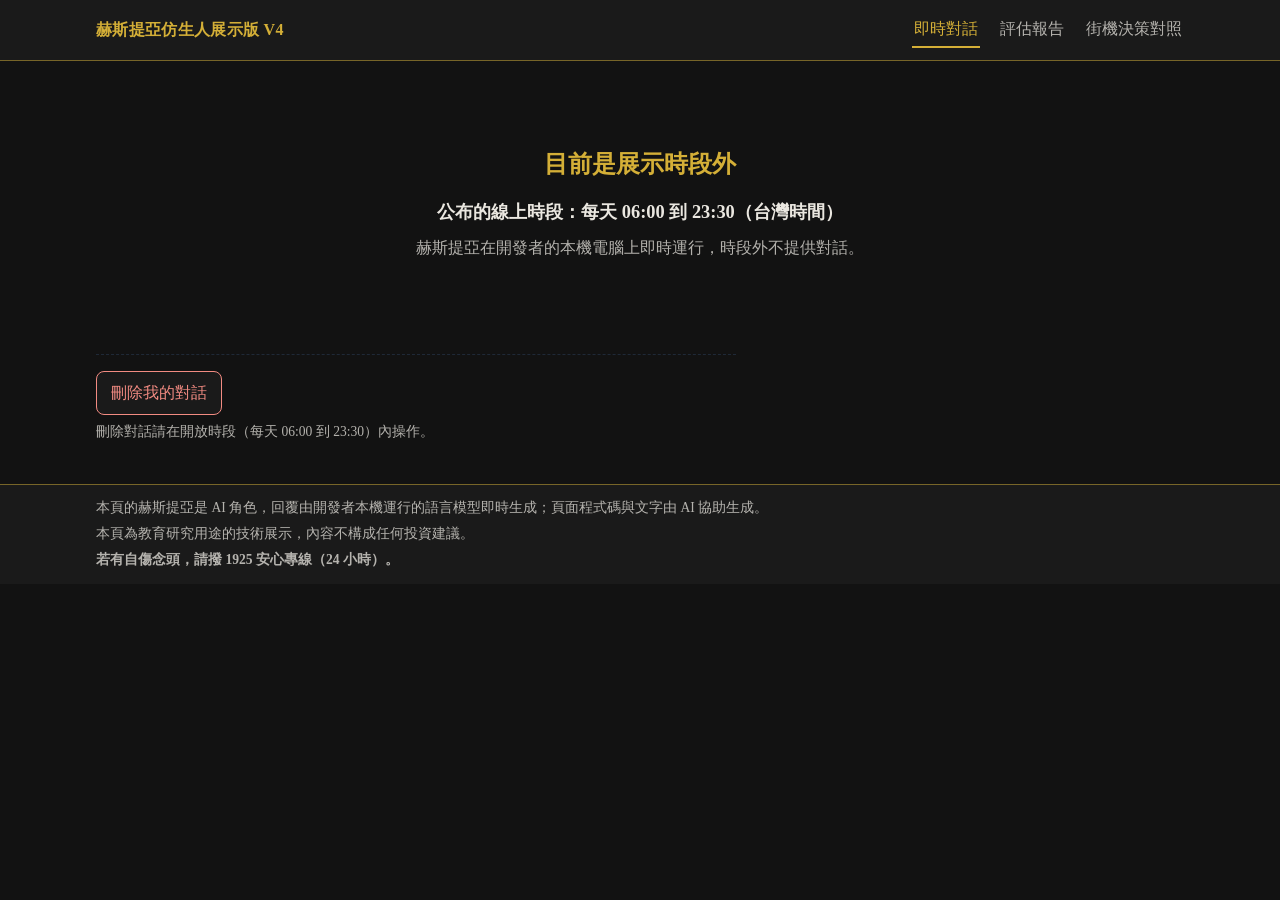
<file: persona-lab/index.html>
<!DOCTYPE html>
<!--
  [前端] 即時對話展示頁（showcase_frontend/index.html）
  做什麼：訪客在公布時段內和本機運行的赫斯提亞即時對話；每則回覆下方有標註面板（LEE 2026-09-27 裁示由右側改到下方）。
    對話畫面開頭有三行短說明：第一句與一般回覆大約要等多久、日期問題由誰回答，並指向報告頁的危機偵測修補說明與已知限制
    （LEE 2026-10-04 裁示原本三段說明太長，改成逐字核可的三行短句；等待時間與日期問題的完整說明整段搬到報告頁的已知限制一節，
    改字前先經 LEE 核可。完整說明的來源：2026-10-03 依退路 B 改寫，後端已有啟動暖機與公布時段內定時保持載入 ADR-0052、
    日期時間問句由時鐘回答 ADR-0051，數字取 2026-10-03 上線整合版本機實測）。
    畫面三選一：確認中、時段外（只顯示公布時段與一句說明）、對話。首次告知以覆蓋視窗顯示，按我了解才開放輸入。
    刪除我的對話在對話畫面與時段外畫面都顯示（LEE 2026-09-24 裁示，待辦 T70）；按鈕下方提示刪除對話請在開放時段內操作，
    因為每天 23:35 排程關閉通道後刪除送不到閘道（LEE 2026-09-26 裁示只改文字，時段由 app.js 依建置時代入的公布時段填入；2026-10-03 公布時段改為 06:00 到 23:30，關閉排程隨之由 22:05 改為 23:35）。
    頁尾有 1925 安心專線一行（設計書 ADR-0021）。
  依賴：config.js（建置時由 config.template.js 產生）、api.js（呼叫後端只在這支）、app.js（互動邏輯）、style.css。
    頁內沒有行內腳本與行內樣式，配合 _headers 的內容安全政策。
  失敗時：後端 5 秒沒回應或回 503 時由 app.js 切到時段外畫面，不播放任何預錄內容。
-->
<html lang="zh-Hant-TW">
<head>
  <meta charset="utf-8">
  <meta name="viewport" content="width=device-width, initial-scale=1">
  <meta name="robots" content="noindex,nofollow">
  <meta name="referrer" content="no-referrer">
  <title>赫斯提亞即時對話展示</title>
  <link rel="stylesheet" href="style.css">
</head>
<body>
  <a class="skip-link" href="#main">跳到主要內容</a>

  <!-- [前端] 頁首與頁面切換 -->
  <header class="site-head">
    <div class="site-head-inner">
      <p class="site-name">赫斯提亞仿生人展示版 V4</p>
      <nav class="site-nav" aria-label="頁面">
        <a href="index.html" aria-current="page">即時對話</a>
        <a href="report.html">評估報告</a>
        <a href="arcade/index.html">街機決策對照</a>
      </nav>
    </div>
  </header>

  <main id="main" class="page">

    <!-- [前端] 確認中畫面 -->
    <section id="screen-loading" class="screen screen-loading">
      <p class="muted">正在確認展示狀態</p>
    </section>

    <!-- [前端] 時段外畫面：只顯示公布時段與一句說明 -->
    <section id="screen-offline" class="screen screen-offline" hidden>
      <h1 class="offline-title">目前是展示時段外</h1>
      <p class="offline-hours">公布的線上時段：<span id="offline-hours"></span></p>
      <p class="offline-note">赫斯提亞在開發者的本機電腦上即時運行，時段外不提供對話。</p>
    </section>

    <!-- [前端] 對話畫面 -->
    <section id="screen-chat" class="screen screen-chat" hidden>
      <div class="chat-intro">
        <h1>和赫斯提亞即時對話</h1>
        <p>每則回覆下方有一列標註摘要，點開可以看這一回合的細節：內在情緒狀態與 PAD 三軸、表情、直覺層意圖與各類機率、合規判定、記憶引用、知識庫段落與各階段延遲。</p>
        <p id="first-reply-note" class="first-reply-note">第一句可能要等約 30 秒，之後一般回覆約 3 到 12 秒。</p>
        <p id="date-answer-note" class="first-reply-note">日期問題說法清楚完整時由伺服器的時鐘回答，其他說法由語言模型回答，可能答錯，日期請以你的裝置為準。</p>
        <p id="crisis-fix-pointer">危機訊號偵測的量測結果、這一版為什麼例外上線，以及其他已知限制，寫在<a href="report.html#crisis-fix-disclosure">評估報告頁</a>。</p>
        <p class="session-line">匿名工作階段：<code id="session-label"></code></p>
      </div>

      <!-- [前端] 通行碼（只存在這個分頁） -->
      <form id="access-form" class="access" autocomplete="off">
        <label for="access-code" class="access-label">通行碼</label>
        <div class="access-row">
          <input id="access-code" name="access-code" type="password" autocomplete="off" spellcheck="false" maxlength="128">
          <button type="submit" class="btn">確認</button>
        </div>
        <p class="hint">通行碼只保存在這個分頁，關閉分頁即清除。</p>
        <p id="access-error" class="error" role="alert" hidden></p>
      </form>
      <div id="access-ok" class="access-ok" hidden>
        <span>已輸入通行碼（只保存在這個分頁）</span>
        <button type="button" id="access-change" class="btn btn-quiet">更換通行碼</button>
      </div>

      <!-- [前端] 對話紀錄與標註面板 -->
      <div id="chat-log" class="chat-log" role="log" aria-live="polite" aria-label="對話紀錄"></div>

      <p id="chat-notice" class="notice" role="status" aria-live="polite" hidden></p>

      <!-- [前端] 輸入框 -->
      <form id="chat-form" class="composer">
        <label for="chat-input" class="visually-hidden">訊息</label>
        <textarea id="chat-input" rows="3" maxlength="500" placeholder="輸入想問的量化交易觀念（1 到 500 字，Enter 送出，Shift 加 Enter 換行）"></textarea>
        <div class="composer-row">
          <span id="chat-counter" class="counter">0 / 500</span>
          <button type="submit" id="chat-send" class="btn btn-primary">送出</button>
        </div>
      </form>

      <div id="consent-reopen-box" class="consent-reopen" hidden>
        <button type="button" id="consent-reopen" class="btn">閱讀告知並開始對話</button>
      </div>
    </section>

    <!-- [前端] 刪除我的對話：對話畫面與時段外畫面都顯示；時段外通道關閉，按鈕下方提示在開放時段內操作 -->
    <section id="delete-zone" class="delete-zone" aria-label="刪除我的對話" hidden>
      <button type="button" id="delete-btn" class="btn btn-danger">刪除我的對話</button>
      <p id="delete-hours-hint" class="hint">刪除對話請在開放時段內操作。</p>
      <form id="delete-access-form" class="delete-access" autocomplete="off" hidden>
        <label for="delete-access-code" class="access-label">刪除需要通行碼</label>
        <div class="access-row">
          <input id="delete-access-code" name="delete-access-code" type="password" autocomplete="off" spellcheck="false" maxlength="128">
          <button type="submit" class="btn">確認</button>
        </div>
        <p class="hint">通行碼只保存在這個分頁，關閉分頁即清除。</p>
      </form>
      <div id="delete-confirm" class="delete-confirm" hidden>
        <p>確定要刪除這個工作階段在伺服器上的全部對話與記憶嗎？刪除後無法復原。</p>
        <div class="delete-actions">
          <button type="button" id="delete-yes" class="btn btn-danger">確定刪除</button>
          <button type="button" id="delete-no" class="btn btn-quiet">取消</button>
        </div>
      </div>
      <p id="delete-result" class="delete-result" role="status" hidden></p>
    </section>
  </main>

  <!-- [前端] 首次告知（按我了解才開始） -->
  <div id="consent-overlay" class="overlay" hidden>
    <div class="dialog" role="dialog" aria-modal="true" aria-labelledby="consent-title" aria-describedby="consent-text">
      <h2 id="consent-title">開始對話前請先閱讀</h2>
      <p id="consent-text">對話會被保存，並可能作為開發者日後的研究紀錄；請勿輸入個人資料；按我了解才開始。</p>
      <div class="dialog-actions">
        <button type="button" id="consent-accept" class="btn btn-primary">我了解</button>
        <button type="button" id="consent-later" class="btn btn-quiet">先不開始</button>
      </div>
    </div>
  </div>

  <!-- [前端] 頁尾：AI 生成揭露與免責 -->
  <footer class="site-foot">
    <p>本頁的赫斯提亞是 AI 角色，回覆由開發者本機運行的語言模型即時生成；頁面程式碼與文字由 AI 協助生成。</p>
    <p>本頁為教育研究用途的技術展示，內容不構成任何投資建議。</p>
    <p class="crisis-line">若有自傷念頭，請撥 1925 安心專線（24 小時）。</p>
  </footer>

  <script src="config.js"></script>
  <script src="api.js"></script>
  <script src="app.js"></script>
</body>
</html>
</file>
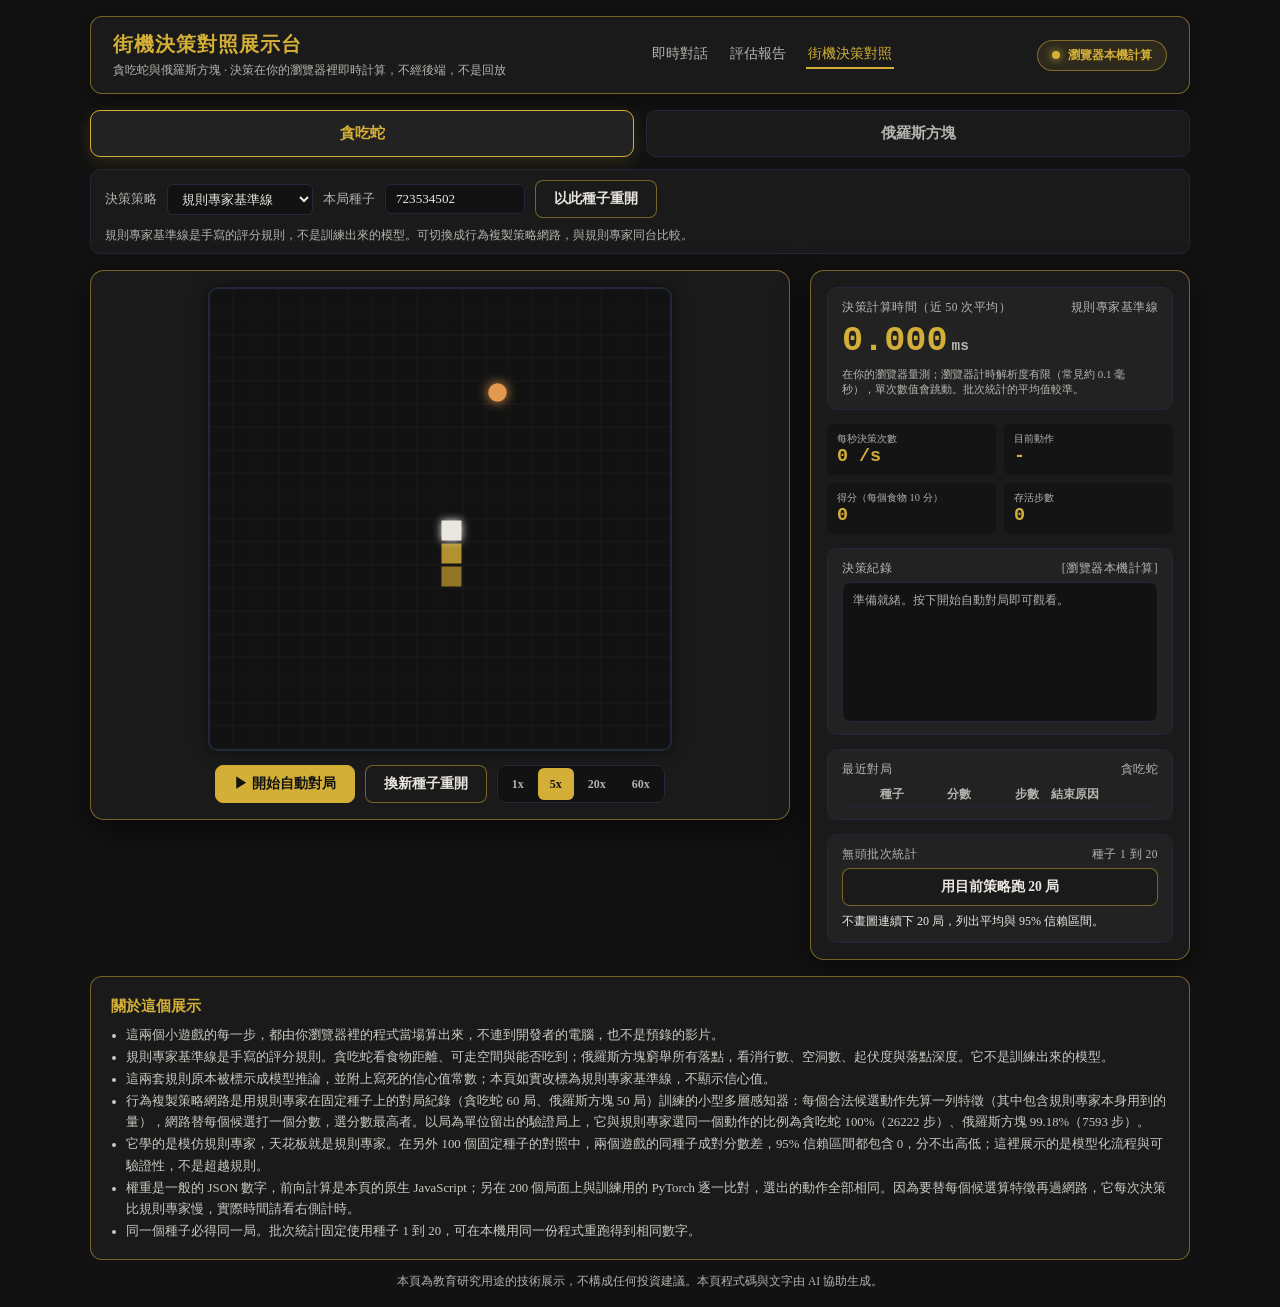
<file: persona-lab/arcade/index.html>
<!DOCTYPE html>
<!--
  街機決策對照展示頁（arcade/index.html）
  做什麼：由原版街機頁 arcade.html 複製後改寫，只保留貪吃蛇與俄羅斯方塊。遊戲與決策全部在訪客瀏覽器執行，
    不呼叫任何後端，也不是回放；同一個種子必得同一局。
  改寫重點：拿掉原版把手寫規則標示成模型推論的所有字樣與寫死的信心值；拿掉後端連線、啟動指令彈窗與
    雲端網址輸入；策略選單有 規則專家基準線 與 行為複製策略網路（模仿規則專家的小型多層感知器，
    權重在 policies/bc_weights.js，前向計算是 policies/bc_forward.js 的原生 JavaScript）；不引用外部 script 或字型；
    所有事件改在 page.js 以 addEventListener 綁定，頁內沒有行內腳本。
  依賴：同資料夾的 engine/ 與 policies/ 各模組，以及 page.js，依下方 script 標籤順序載入。
  失敗時：任何模組載入失敗時 page.js 在決策紀錄顯示錯誤並停用開始按鈕，不會改呼叫後端。
-->
<html lang="zh-TW">
<head>
  <meta charset="UTF-8">
  <meta name="viewport" content="width=device-width, initial-scale=1.0">
  <meta name="robots" content="noindex,nofollow">
  <title>街機決策對照 · 貪吃蛇與俄羅斯方塊</title>
  <link rel="stylesheet" href="index-page.css">
</head>
<body>

  <!-- [街機] 標題列 -->
  <header>
    <div class="title-area">
      <div class="brand-title">街機決策對照展示台</div>
      <div class="brand-sub">貪吃蛇與俄羅斯方塊 · 決策在你的瀏覽器裡即時計算，不經後端，不是回放</div>
    </div>
    <!-- [街機] 頁面切換：與對話頁、報告頁頁首同樣三個連結，訪客可回到其他頁 -->
    <nav class="site-nav" aria-label="頁面">
      <a href="../index.html">即時對話</a>
      <a href="../report.html">評估報告</a>
      <a href="index.html" aria-current="page">街機決策對照</a>
    </nav>
    <div class="status-badge">
      <div class="dot"></div>
      <span>瀏覽器本機計算</span>
    </div>
  </header>

  <!-- [街機] 雙遊戲切換分頁 -->
  <div class="tab-bar">
    <button class="tab-btn active" id="tabSnake" data-game="snake" type="button">貪吃蛇</button>
    <button class="tab-btn" id="tabTetris" data-game="tetris" type="button">俄羅斯方塊</button>
  </div>

  <!-- [街機] 策略與種子 -->
  <div class="policy-bar">
    <label for="policySelect">決策策略</label>
    <select id="policySelect">
      <option value="rule" selected>規則專家基準線</option>
      <option value="bc">行為複製策略網路</option>
    </select>
    <label for="seedInput">本局種子</label>
    <input id="seedInput" type="number" min="0" max="4294967295" step="1" inputmode="numeric">
    <button class="btn-action" id="btnReplaySeed" type="button">以此種子重開</button>
    <div class="policy-note" id="policyNote">規則專家基準線是手寫的評分規則，不是訓練出來的模型。可切換成行為複製策略網路，與規則專家同台比較。</div>
  </div>

  <!-- [街機] 主舞台 -->
  <div class="stage-container">

    <div class="game-panel">
      <!-- 貪吃蛇舞台 -->
      <div class="game-view" id="snakeView">
        <div class="canvas-wrapper">
          <canvas id="snakeCanvas" width="460" height="460"></canvas>
        </div>
        <div class="ctrl-row">
          <button class="btn-action primary" id="btnSnakeToggle" type="button">▶ 開始自動對局</button>
          <button class="btn-action" id="btnSnakeReset" type="button">換新種子重開</button>
          <div class="speed-btn-group" id="snakeSpeeds">
            <button class="btn-speed" data-speed="1" type="button">1x</button>
            <button class="btn-speed active" data-speed="5" type="button">5x</button>
            <button class="btn-speed" data-speed="20" type="button">20x</button>
            <button class="btn-speed" data-speed="60" type="button">60x</button>
          </div>
        </div>
      </div>

      <!-- 俄羅斯方塊舞台 -->
      <div class="game-view hidden" id="tetrisView">
        <div class="canvas-wrapper">
          <canvas id="tetrisCanvas" width="280" height="560"></canvas>
        </div>
        <div class="ctrl-row">
          <button class="btn-action primary" id="btnTetrisToggle" type="button">▶ 開始自動對局</button>
          <button class="btn-action" id="btnTetrisReset" type="button">換新種子重開</button>
          <div class="speed-btn-group" id="tetrisSpeeds">
            <button class="btn-speed active" data-speed="1" type="button">1x</button>
            <button class="btn-speed" data-speed="5" type="button">5x</button>
            <button class="btn-speed" data-speed="50" type="button">50x</button>
          </div>
        </div>
      </div>
    </div>

    <!-- [街機] 即時數據 -->
    <div class="telemetry-panel">
      <div class="hud-card">
        <div class="hud-title">
          <span>決策計算時間（近 50 次平均）</span>
          <span id="hudPolicyTag">規則專家基準線</span>
        </div>
        <div class="hud-num-hero">
          <span id="valLatency">0.000</span>
          <span class="unit">ms</span>
        </div>
        <div class="hud-hint">在你的瀏覽器量測；瀏覽器計時解析度有限（常見約 0.1 毫秒），單次數值會跳動。批次統計的平均值較準。</div>
      </div>

      <div class="stat-grid">
        <div class="stat-item">
          <div class="stat-lbl">每秒決策次數</div>
          <div class="stat-val" id="valTPS">0 /s</div>
        </div>
        <div class="stat-item">
          <div class="stat-lbl">目前動作</div>
          <div class="stat-val" id="valAction">-</div>
        </div>
        <div class="stat-item">
          <div class="stat-lbl" id="lblMetric1">得分（每個食物 10 分）</div>
          <div class="stat-val" id="valMetric1">0</div>
        </div>
        <div class="stat-item">
          <div class="stat-lbl" id="lblMetric2">存活步數</div>
          <div class="stat-val" id="valMetric2">0</div>
        </div>
      </div>

      <div class="hidden" id="tetrisExtraHud">
        <div class="tetris-next-box">
          <div class="stat-lbl">下一塊</div>
          <canvas id="nextPieceCanvas" width="100" height="50"></canvas>
        </div>
      </div>

      <div class="hud-card">
        <div class="hud-title">
          <span>決策紀錄</span>
          <span>[瀏覽器本機計算]</span>
        </div>
        <div class="log-terminal" id="logTerminal">
          <div class="log-entry">準備就緒。按下開始自動對局即可觀看。</div>
        </div>
      </div>

      <div class="hud-card">
        <div class="hud-title">
          <span>最近對局</span>
          <span id="recentGameTag">貪吃蛇</span>
        </div>
        <table class="result-table">
          <thead>
            <tr><th>種子</th><th>分數</th><th>步數</th><th>結束原因</th></tr>
          </thead>
          <tbody id="recentBody"></tbody>
        </table>
      </div>

      <div class="hud-card">
        <div class="hud-title">
          <span>無頭批次統計</span>
          <span>種子 1 到 20</span>
        </div>
        <button class="btn-action" id="btnBatch" type="button">用目前策略跑 20 局</button>
        <div class="batch-out" id="batchOut">不畫圖連續下 20 局，列出平均與 95% 信賴區間。</div>
      </div>
    </div>

  </div>

  <!-- [街機] 說明 -->
  <section class="about">
    <h2>關於這個展示</h2>
    <ul>
      <li>這兩個小遊戲的每一步，都由你瀏覽器裡的程式當場算出來，不連到開發者的電腦，也不是預錄的影片。</li>
      <li>規則專家基準線是手寫的評分規則。貪吃蛇看食物距離、可走空間與能否吃到；俄羅斯方塊窮舉所有落點，看消行數、空洞數、起伏度與落點深度。它不是訓練出來的模型。</li>
      <li>這兩套規則原本被標示成模型推論，並附上寫死的信心值常數；本頁如實改標為規則專家基準線，不顯示信心值。</li>
      <li>行為複製策略網路是用規則專家在固定種子上的對局紀錄（貪吃蛇 60 局、俄羅斯方塊 50 局）訓練的小型多層感知器：每個合法候選動作先算一列特徵（其中包含規則專家本身用到的量），網路替每個候選打一個分數，選分數最高者。以局為單位留出的驗證局上，它與規則專家選同一個動作的比例為貪吃蛇 100%（26222 步）、俄羅斯方塊 99.18%（7593 步）。</li>
      <li>它學的是模仿規則專家，天花板就是規則專家。在另外 100 個固定種子的對照中，兩個遊戲的同種子成對分數差，95% 信賴區間都包含 0，分不出高低；這裡展示的是模型化流程與可驗證性，不是超越規則。</li>
      <li>權重是一般的 JSON 數字，前向計算是本頁的原生 JavaScript；另在 200 個局面上與訓練用的 PyTorch 逐一比對，選出的動作全部相同。因為要替每個候選算特徵再過網路，它每次決策比規則專家慢，實際時間請看右側計時。</li>
      <li>同一個種子必得同一局。批次統計固定使用種子 1 到 20，可在本機用同一份程式重跑得到相同數字。</li>
    </ul>
  </section>

  <footer>
    本頁為教育研究用途的技術展示，不構成任何投資建議。本頁程式碼與文字由 AI 協助生成。
  </footer>

  <!-- [街機] 本機模組（依賴順序固定：亂數、引擎、俄羅斯方塊落下動畫、對局統計、規則專家、行為複製特徵、權重、前向計算、頁面） -->
  <script src="engine/rng.js"></script>
  <script src="engine/snake.js"></script>
  <script src="engine/tetris.js"></script>
  <script src="engine/tetris_anim.js"></script>
  <script src="engine/match.js"></script>
  <script src="policies/rule_snake.js"></script>
  <script src="policies/rule_tetris.js"></script>
  <script src="policies/bc_features.js"></script>
  <script src="policies/bc_weights.js"></script>
  <script src="policies/bc_forward.js"></script>
  <script src="page.js"></script>
</body>
</html>
</file>
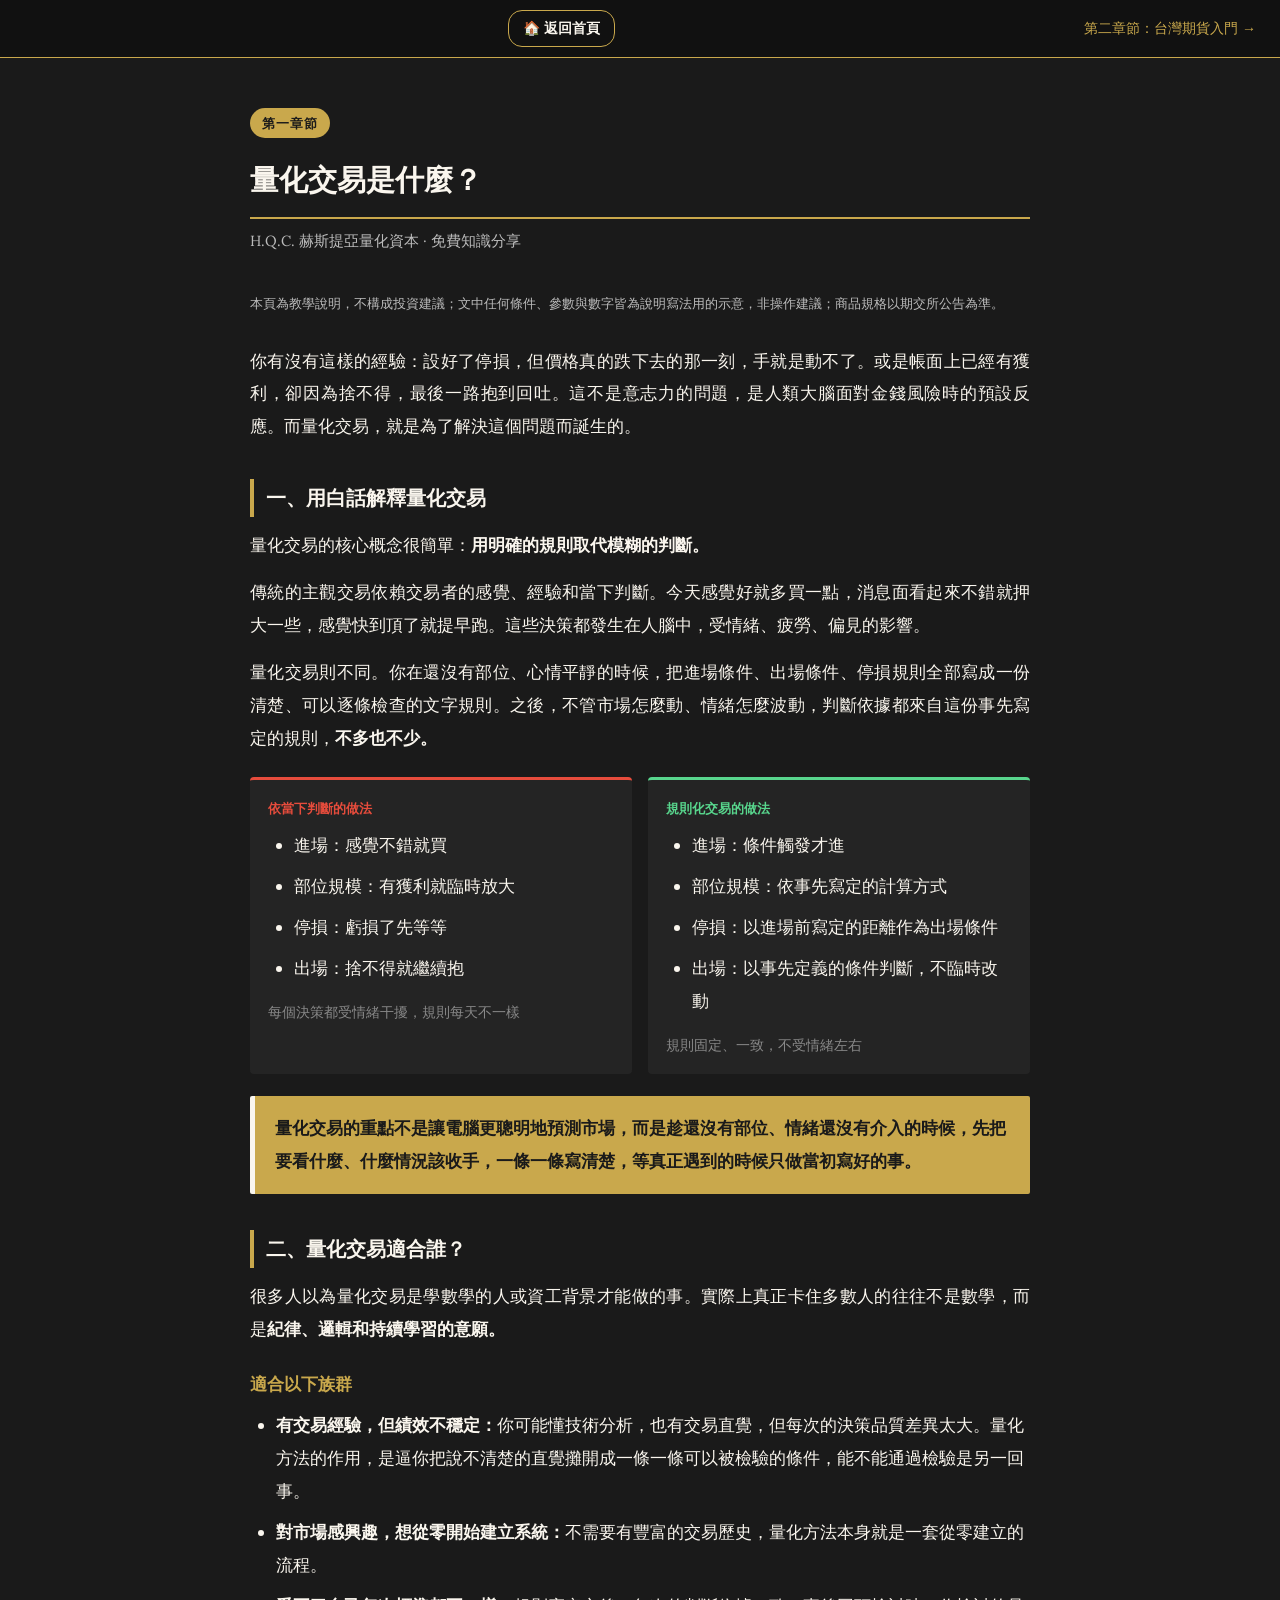
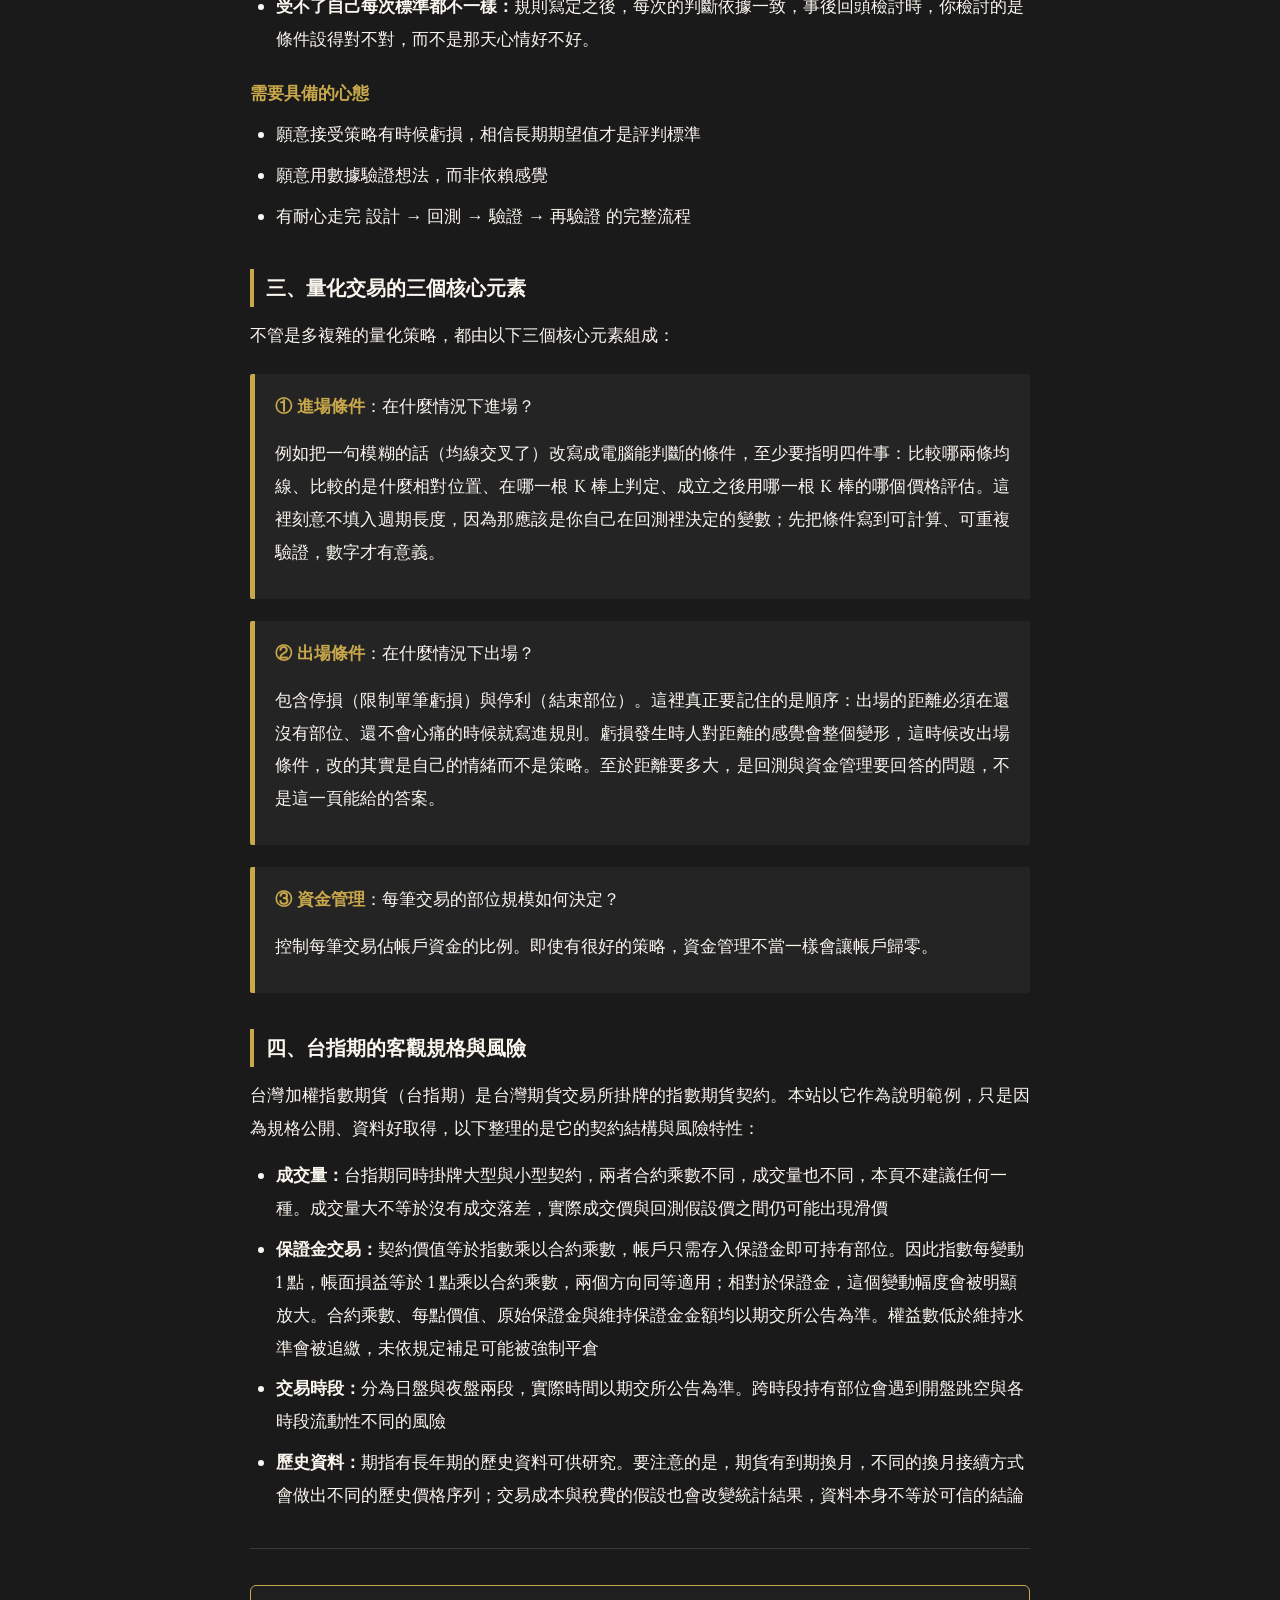
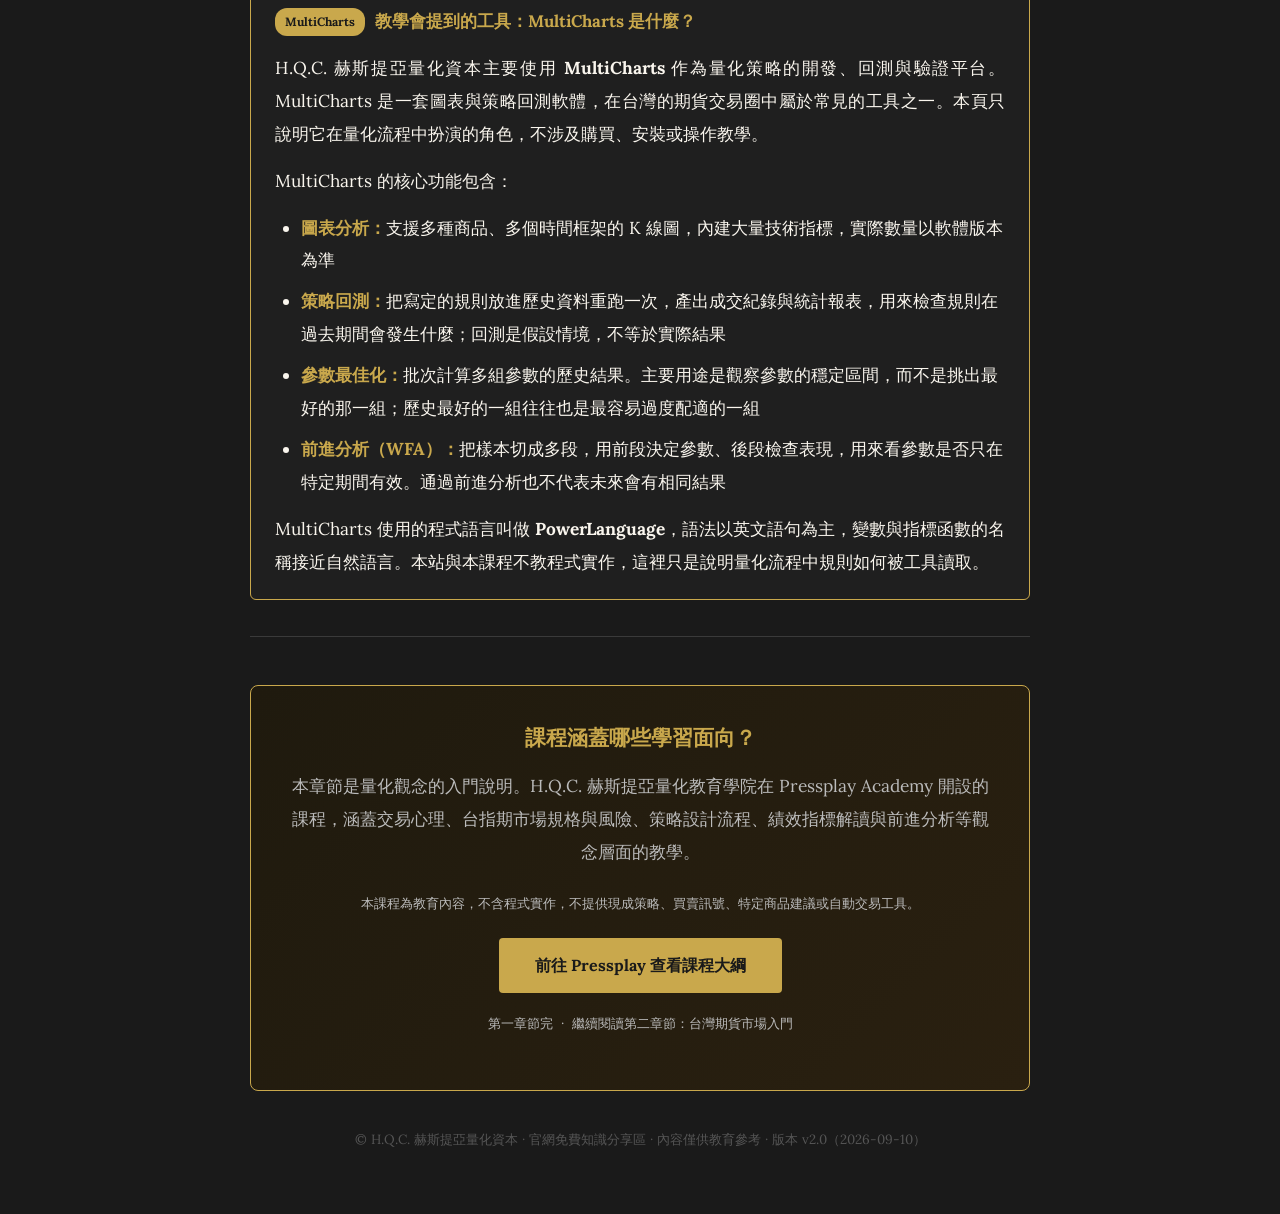
<file: ch1.html>
<!doctype html><html lang=zh-TW><head><meta charset=UTF-8><meta content=v2.0 name=hq-version><meta content=2026-09-10 name=hq-version-date><meta content="width=device-width,initial-scale=1.0" name=viewport><title>量化交易是什麼？｜H.Q.C. 赫斯提亞量化資本</title><style>@import "https://fonts.googleapis.com/css2?family=Lora:ital,wght@0,400;0,600;0,700;1,400&display=swap";*{box-sizing:border-box;margin:0;padding:0}body{color:#faf6ee;background-color:#1a1a1a;font-family:Lora,Source Han Serif TC,思源宋體,Noto Serif CJK TC,serif;font-size:13pt;line-height:1.9}.container{max-width:860px;margin:0 auto;padding:48px 40px}.chapter-badge{color:#1a1a1a;letter-spacing:1px;background:#c9a84c;border-radius:20px;margin-bottom:14px;padding:3px 12px;font-size:9.5pt;font-weight:700;display:inline-block}h1{color:#faf6ee;border-bottom:2px solid #c9a84c;margin-bottom:8px;padding-bottom:10px;font-size:22pt;font-weight:700}.tagline{color:#bbb;margin-bottom:36px;font-size:11pt}h2{color:#faf6ee;border-left:4px solid #c9a84c;margin-top:36px;margin-bottom:12px;padding-left:12px;font-size:15pt;font-weight:600}h3{color:#c9a84c;margin-top:22px;margin-bottom:8px;font-size:13pt;font-weight:700}p{text-align:justify;margin-bottom:14px}.highlight-box{background-color:#242424;border-left:5px solid #c9a84c;border-radius:2px;margin:22px 0;padding:16px 20px}.key-insight{color:#1a1a1a;background-color:#c9a84c;border-left:5px solid #faf6ee;border-radius:2px;margin:22px 0;padding:16px 20px;font-weight:700}.mc-box{background-color:#1f1f1f;border:1px solid #c9a84c;border-radius:6px;margin:28px 0;padding:20px 24px}.mc-box .mc-title{align-items:center;gap:10px;margin-bottom:14px;display:flex}.mc-box .mc-icon{color:#1a1a1a;background:#c9a84c;border-radius:12px;padding:3px 10px;font-size:9pt;font-weight:700}.mc-box h3{color:#c9a84c;margin:0;font-size:12.5pt}.comparison{grid-template-columns:1fr 1fr;gap:16px;margin:22px 0;display:grid}.comp-card{background:#242424;border-top:3px solid;border-radius:4px;padding:16px 18px}.comp-card.bad{border-color:#e74c3c}.comp-card.good{border-color:#58d68d}.comp-card .comp-label{margin-bottom:8px;font-size:10pt;font-weight:700}.comp-card.bad .comp-label{color:#e74c3c}.comp-card.good .comp-label{color:#58d68d}ul,ol{margin-bottom:14px;padding-left:26px}li{margin-bottom:8px}hr.divider{border:none;border-top:1px solid #3a3a3a;margin:36px 0}.bold{font-weight:700}.gold{color:#c9a84c;font-weight:700}.cta-section{text-align:center;background:linear-gradient(135deg,#1f1a0e 0%,#2a2010 100%);border:1px solid #c9a84c;border-radius:8px;margin-top:48px;padding:32px 36px}.cta-section h2{color:#c9a84c;border:none;margin:0 0 12px;padding:0;font-size:16pt}.cta-section p{color:#bbb;text-align:center;margin-bottom:22px}.cta-btn{color:#1a1a1a;background:#c9a84c;border-radius:4px;padding:12px 36px;font-family:Lora,serif;font-size:12pt;font-weight:700;text-decoration:none;transition:opacity .2s;display:inline-block}.cta-btn:hover{opacity:.85}.nav-hint{text-align:center;color:#666;margin-top:18px;font-size:10pt}</style></head><body><div style="z-index:999;background:#111;border-bottom:1px solid #c9a84c;justify-content:space-between;align-items:center;gap:12px;padding:10px 24px;font-family:Lora,serif;display:flex;position:sticky;top:0"><span style=opacity:0;pointer-events:none;font-size:10.5pt>←</span><a style="color:#faf6ee;white-space:nowrap;border:1px solid #c9a84c;border-radius:14px;flex-shrink:0;padding:4px 14px;font-size:10.5pt;font-weight:700;text-decoration:none" href=index.html>🏠 返回首頁</a><a href=ch2.html style=color:#c9a84c;white-space:nowrap;text-overflow:ellipsis;text-align:right;max-width:200px;font-size:10.5pt;text-decoration:none;display:block;overflow:hidden>第二章節：台灣期貨入門 →</a></div><div class=container><div class=chapter-badge>第一章節</div><h1>量化交易是什麼？</h1><p class=tagline>H.Q.C. 赫斯提亞量化資本 · 免費知識分享</p><p style=color:#bbb;margin-bottom:28px;font-size:10pt>本頁為教學說明，不構成投資建議；文中任何條件、參數與數字皆為說明寫法用的示意，非操作建議；商品規格以期交所公告為準。</p><p>你有沒有這樣的經驗：設好了停損，但價格真的跌下去的那一刻，手就是動不了。或是帳面上已經有獲利，卻因為捨不得，最後一路抱到回吐。這不是意志力的問題，是人類大腦面對金錢風險時的預設反應。而量化交易，就是為了解決這個問題而誕生的。</p><h2>一、用白話解釋量化交易</h2><p>量化交易的核心概念很簡單：<span class=bold>用明確的規則取代模糊的判斷。</span></p><p>傳統的主觀交易依賴交易者的感覺、經驗和當下判斷。今天感覺好就多買一點，消息面看起來不錯就押大一些，感覺快到頂了就提早跑。這些決策都發生在人腦中，受情緒、疲勞、偏見的影響。</p><p>量化交易則不同。你在還沒有部位、心情平靜的時候，把進場條件、出場條件、停損規則全部寫成一份清楚、可以逐條檢查的文字規則。之後，不管市場怎麼動、情緒怎麼波動，判斷依據都來自這份事先寫定的規則，<span class=bold>不多也不少。</span></p><div class=comparison><div class="comp-card bad"><div class=comp-label>依當下判斷的做法</div><ul><li>進場：感覺不錯就買</li><li>部位規模：有獲利就臨時放大</li><li>停損：虧損了先等等</li><li>出場：捨不得就繼續抱</li></ul><p style=color:#888;margin:0;font-size:10.5pt>每個決策都受情緒干擾，規則每天不一樣</p></div><div class="comp-card good"><div class=comp-label>規則化交易的做法</div><ul><li>進場：條件觸發才進</li><li>部位規模：依事先寫定的計算方式</li><li>停損：以進場前寫定的距離作為出場條件</li><li>出場：以事先定義的條件判斷，不臨時改動</li></ul><p style=color:#888;margin:0;font-size:10.5pt>規則固定、一致，不受情緒左右</p></div></div><div class=key-insight>量化交易的重點不是讓電腦更聰明地預測市場，而是趁還沒有部位、情緒還沒有介入的時候，先把要看什麼、什麼情況該收手，一條一條寫清楚，等真正遇到的時候只做當初寫好的事。</div><h2>二、量化交易適合誰？</h2><p>很多人以為量化交易是學數學的人或資工背景才能做的事。實際上真正卡住多數人的往往不是數學，而是<span class=bold>紀律、邏輯和持續學習的意願。</span></p><h3>適合以下族群</h3><ul><li><span class=bold>有交易經驗，但績效不穩定：</span>你可能懂技術分析，也有交易直覺，但每次的決策品質差異太大。量化方法的作用，是逼你把說不清楚的直覺攤開成一條一條可以被檢驗的條件，能不能通過檢驗是另一回事。</li><li><span class=bold>對市場感興趣，想從零開始建立系統：</span>不需要有豐富的交易歷史，量化方法本身就是一套從零建立的流程。</li><li><span class=bold>受不了自己每次標準都不一樣：</span>規則寫定之後，每次的判斷依據一致，事後回頭檢討時，你檢討的是條件設得對不對，而不是那天心情好不好。</li></ul><h3>需要具備的心態</h3><ul><li>願意接受策略有時候虧損，相信長期期望值才是評判標準</li><li>願意用數據驗證想法，而非依賴感覺</li><li>有耐心走完 設計 → 回測 → 驗證 → 再驗證 的完整流程</li></ul><h2>三、量化交易的三個核心元素</h2><p>不管是多複雜的量化策略，都由以下三個核心元素組成：</p><div class=highlight-box><p><span class=gold>① 進場條件</span>：在什麼情況下進場？</p><p>例如把一句模糊的話（均線交叉了）改寫成電腦能判斷的條件，至少要指明四件事：比較哪兩條均線、比較的是什麼相對位置、在哪一根 K 棒上判定、成立之後用哪一根 K 棒的哪個價格評估。這裡刻意不填入週期長度，因為那應該是你自己在回測裡決定的變數；先把條件寫到可計算、可重複驗證，數字才有意義。</p></div><div class=highlight-box><p><span class=gold>② 出場條件</span>：在什麼情況下出場？</p><p>包含停損（限制單筆虧損）與停利（結束部位）。這裡真正要記住的是順序：出場的距離必須在還沒有部位、還不會心痛的時候就寫進規則。虧損發生時人對距離的感覺會整個變形，這時候改出場條件，改的其實是自己的情緒而不是策略。至於距離要多大，是回測與資金管理要回答的問題，不是這一頁能給的答案。</p></div><div class=highlight-box><p><span class=gold>③ 資金管理</span>：每筆交易的部位規模如何決定？</p><p>控制每筆交易佔帳戶資金的比例。即使有很好的策略，資金管理不當一樣會讓帳戶歸零。</p></div><h2>四、台指期的客觀規格與風險</h2><p>台灣加權指數期貨（台指期）是台灣期貨交易所掛牌的指數期貨契約。本站以它作為說明範例，只是因為規格公開、資料好取得，以下整理的是它的契約結構與風險特性：</p><ul><li><span class=bold>成交量：</span>台指期同時掛牌大型與小型契約，兩者合約乘數不同，成交量也不同，本頁不建議任何一種。成交量大不等於沒有成交落差，實際成交價與回測假設價之間仍可能出現滑價</li><li><span class=bold>保證金交易：</span>契約價值等於指數乘以合約乘數，帳戶只需存入保證金即可持有部位。因此指數每變動 1 點，帳面損益等於 1 點乘以合約乘數，兩個方向同等適用；相對於保證金，這個變動幅度會被明顯放大。合約乘數、每點價值、原始保證金與維持保證金金額均以期交所公告為準。權益數低於維持水準會被追繳，未依規定補足可能被強制平倉</li><li><span class=bold>交易時段：</span>分為日盤與夜盤兩段，實際時間以期交所公告為準。跨時段持有部位會遇到開盤跳空與各時段流動性不同的風險</li><li><span class=bold>歷史資料：</span>期指有長年期的歷史資料可供研究。要注意的是，期貨有到期換月，不同的換月接續方式會做出不同的歷史價格序列；交易成本與稅費的假設也會改變統計結果，資料本身不等於可信的結論</li></ul><hr class=divider><div class=mc-box><div class=mc-title><span class=mc-icon>MultiCharts</span><h3>教學會提到的工具：MultiCharts 是什麼？</h3></div><p>H.Q.C. 赫斯提亞量化資本主要使用 <span class=bold>MultiCharts</span> 作為量化策略的開發、回測與驗證平台。MultiCharts 是一套圖表與策略回測軟體，在台灣的期貨交易圈中屬於常見的工具之一。本頁只說明它在量化流程中扮演的角色，不涉及購買、安裝或操作教學。</p><p>MultiCharts 的核心功能包含：</p><ul><li><span class=gold>圖表分析：</span>支援多種商品、多個時間框架的 K 線圖，內建大量技術指標，實際數量以軟體版本為準</li><li><span class=gold>策略回測：</span>把寫定的規則放進歷史資料重跑一次，產出成交紀錄與統計報表，用來檢查規則在過去期間會發生什麼；回測是假設情境，不等於實際結果</li><li><span class=gold>參數最佳化：</span>批次計算多組參數的歷史結果。主要用途是觀察參數的穩定區間，而不是挑出最好的那一組；歷史最好的一組往往也是最容易過度配適的一組</li><li><span class=gold>前進分析（WFA）：</span>把樣本切成多段，用前段決定參數、後段檢查表現，用來看參數是否只在特定期間有效。通過前進分析也不代表未來會有相同結果</li></ul><p style=margin-bottom:0>MultiCharts 使用的程式語言叫做 <span class=bold>PowerLanguage</span>，語法以英文語句為主，變數與指標函數的名稱接近自然語言。本站與本課程不教程式實作，這裡只是說明量化流程中規則如何被工具讀取。</p></div><hr class=divider><div class=cta-section><h2>課程涵蓋哪些學習面向？</h2><p>本章節是量化觀念的入門說明。H.Q.C. 赫斯提亞量化教育學院在 Pressplay Academy 開設的課程，涵蓋交易心理、台指期市場規格與風險、策略設計流程、績效指標解讀與前進分析等觀念層面的教學。</p><p style=font-size:10pt>本課程為教育內容，不含程式實作，不提供現成策略、買賣訊號、特定商品建議或自動交易工具。</p><a class=cta-btn href=https://www.pressplay.cc/link/s/9F24399F rel=noopener target=_blank>前往 Pressplay 查看課程大綱</a><p class=nav-hint>第一章節完  ·  繼續閱讀第二章節：台灣期貨市場入門</p></div><p style=text-align:center;color:#555;margin-top:36px;font-size:10pt>© H.Q.C. 赫斯提亞量化資本 · 官網免費知識分享區 · 內容僅供教育參考 · 版本 v2.0（2026-09-10）</p></div></body></html>
</file>
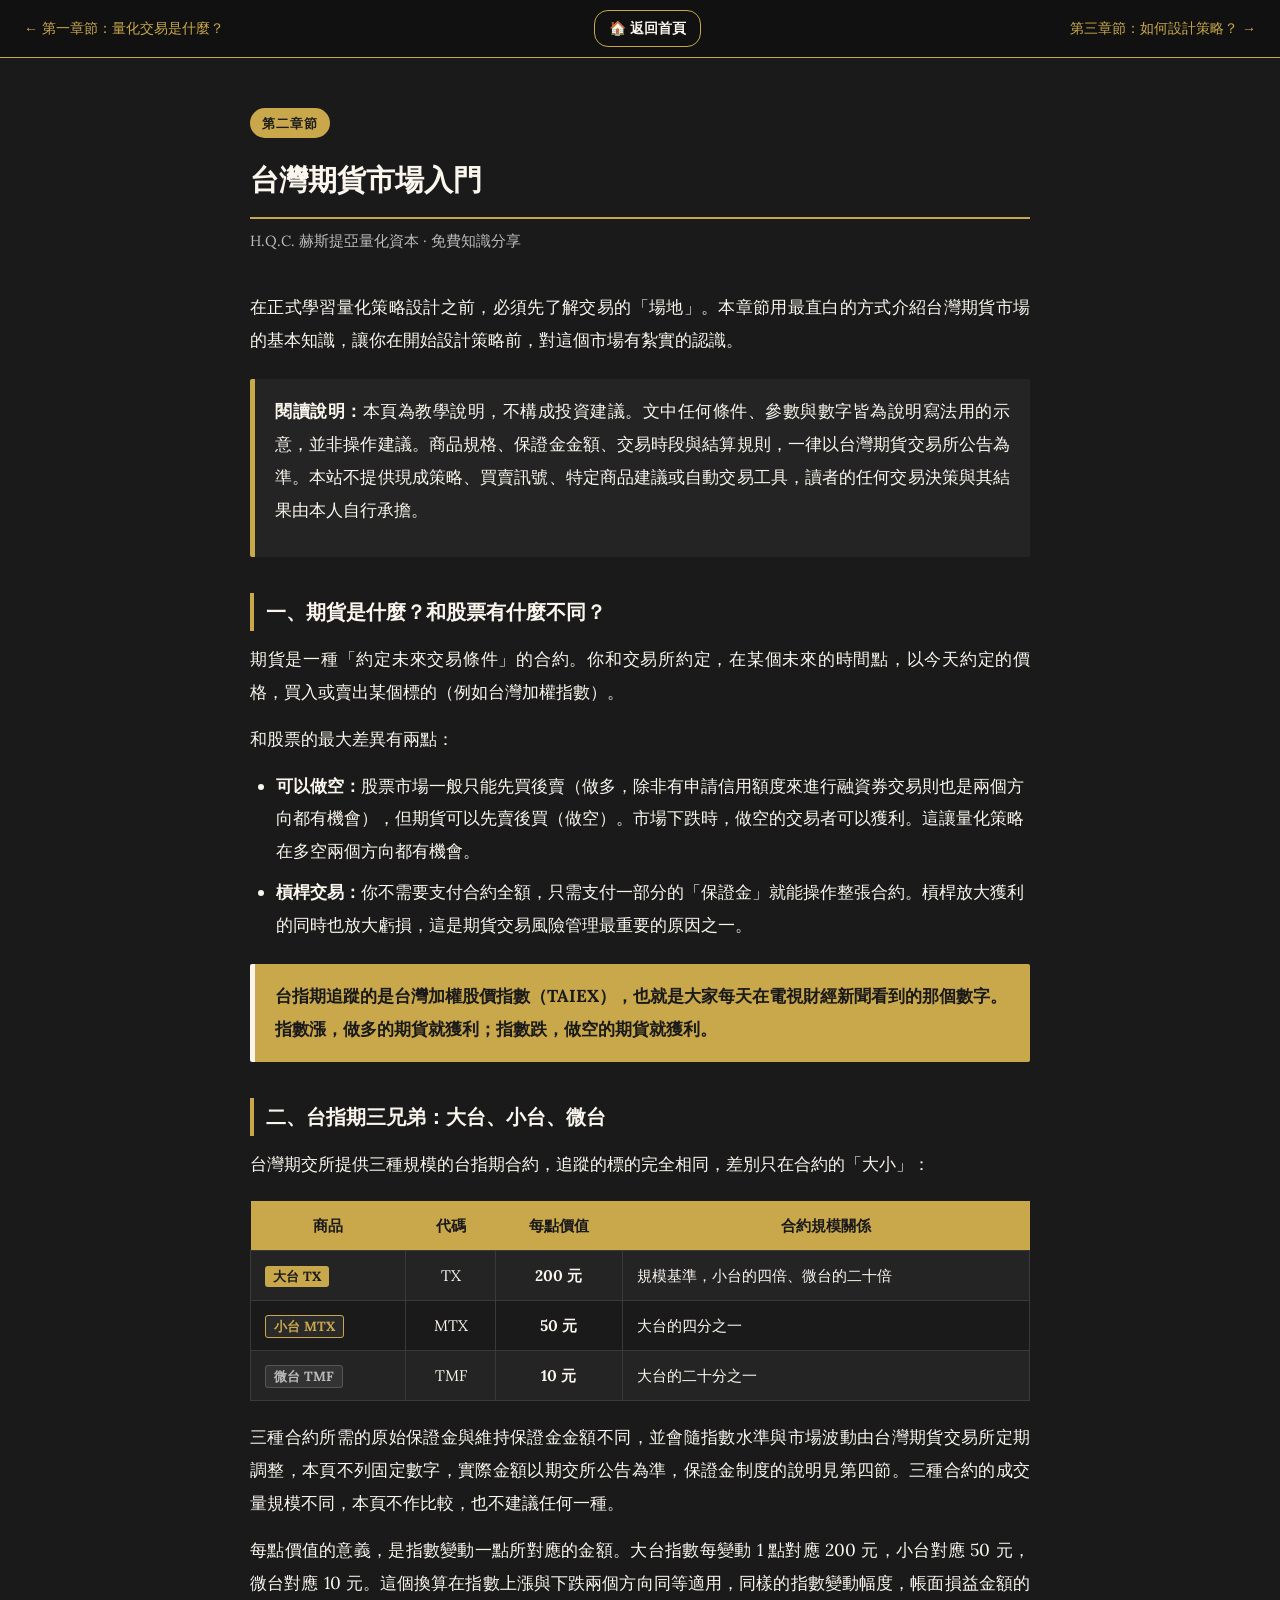
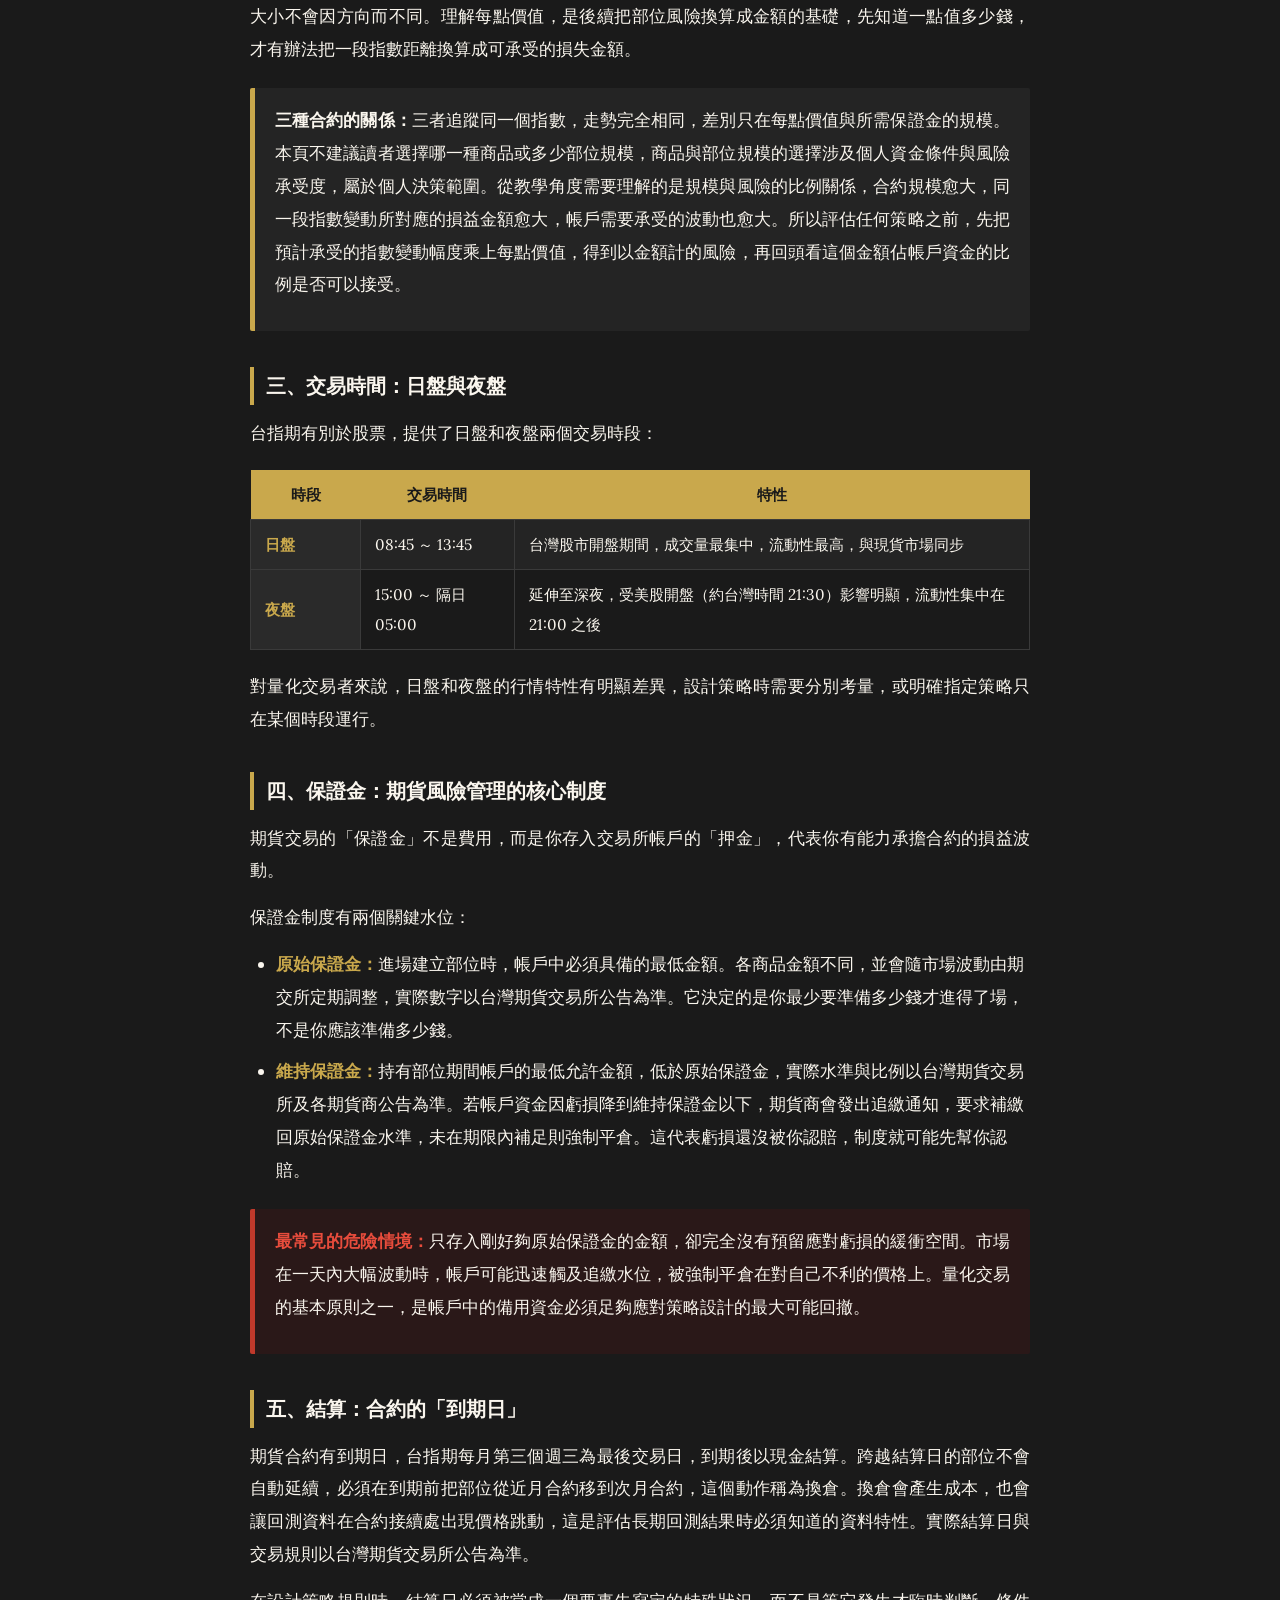
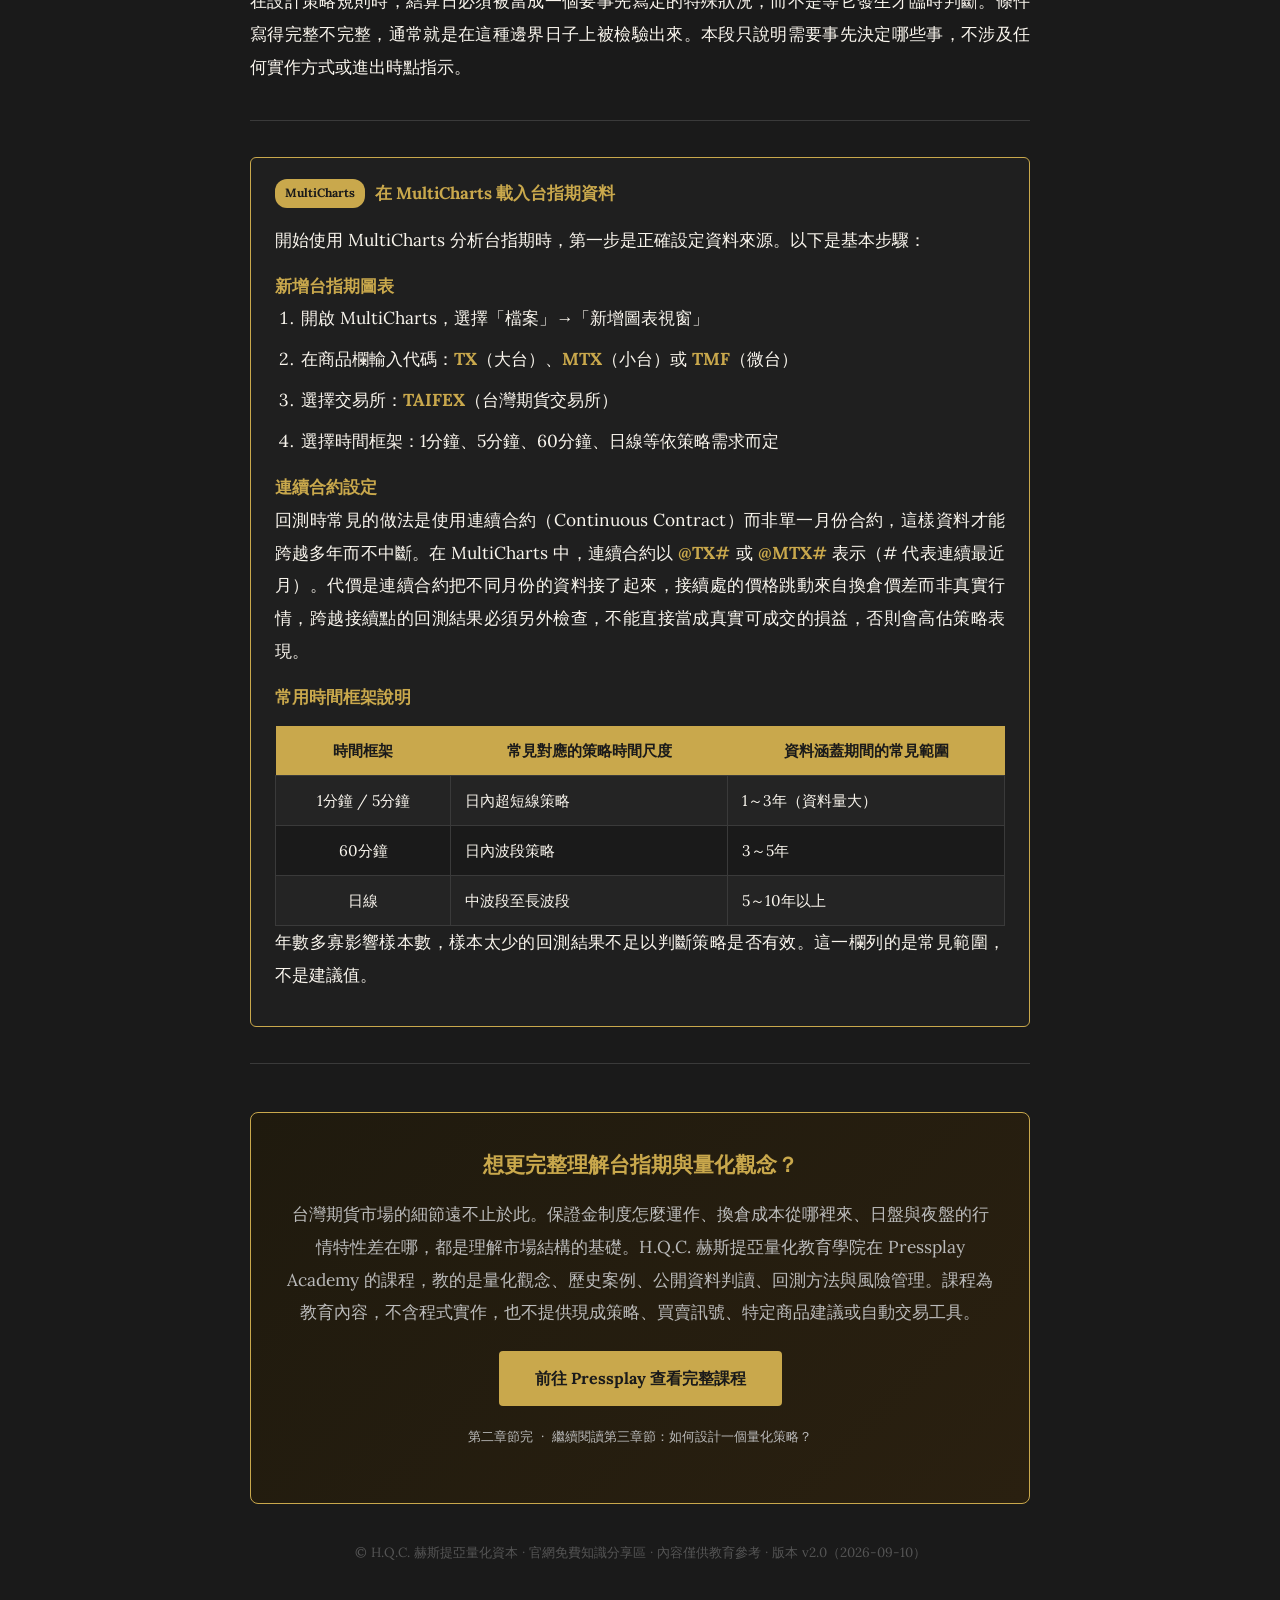
<file: ch2.html>
<!doctype html><html lang=zh-TW><head><meta charset=UTF-8><meta content=v2.0 name=hq-version><meta content=2026-09-10 name=hq-version-date><meta content="width=device-width,initial-scale=1.0" name=viewport><title>台灣期貨市場入門｜H.Q.C. 赫斯提亞量化資本</title><style>@import "https://fonts.googleapis.com/css2?family=Lora:ital,wght@0,400;0,600;0,700;1,400&display=swap";*{box-sizing:border-box;margin:0;padding:0}body{color:#faf6ee;background-color:#1a1a1a;font-family:Lora,Source Han Serif TC,思源宋體,Noto Serif CJK TC,serif;font-size:13pt;line-height:1.9}.container{max-width:860px;margin:0 auto;padding:48px 40px}.chapter-badge{color:#1a1a1a;letter-spacing:1px;background:#c9a84c;border-radius:20px;margin-bottom:14px;padding:3px 12px;font-size:9.5pt;font-weight:700;display:inline-block}h1{color:#faf6ee;border-bottom:2px solid #c9a84c;margin-bottom:8px;padding-bottom:10px;font-size:22pt;font-weight:700}.tagline{color:#bbb;margin-bottom:36px;font-size:11pt}h2{color:#faf6ee;border-left:4px solid #c9a84c;margin-top:36px;margin-bottom:12px;padding-left:12px;font-size:15pt;font-weight:600}h3{color:#c9a84c;margin-top:22px;margin-bottom:8px;font-size:13pt;font-weight:700}p{text-align:justify;margin-bottom:14px}.highlight-box{background-color:#242424;border-left:5px solid #c9a84c;border-radius:2px;margin:22px 0;padding:16px 20px}.key-insight{color:#1a1a1a;background-color:#c9a84c;border-left:5px solid #faf6ee;border-radius:2px;margin:22px 0;padding:16px 20px;font-weight:700}.danger-box{background-color:#2a1818;border-left:5px solid #c0392b;border-radius:2px;margin:22px 0;padding:16px 20px}.mc-box{background-color:#1f1f1f;border:1px solid #c9a84c;border-radius:6px;margin:28px 0;padding:20px 24px}.mc-box .mc-title{align-items:center;gap:10px;margin-bottom:14px;display:flex}.mc-box .mc-icon{color:#1a1a1a;background:#c9a84c;border-radius:12px;padding:3px 10px;font-size:9pt;font-weight:700}.mc-box h3{color:#c9a84c;margin:0;font-size:12.5pt}table{border-collapse:collapse;width:100%;margin:20px 0;font-size:11.5pt}th{color:#1a1a1a;text-align:center;background-color:#c9a84c;padding:10px 14px;font-weight:700}td{vertical-align:middle;color:#faf6ee;border:1px solid #3a3a3a;padding:10px 14px}tr:nth-child(2n) td{background-color:#242424}tr:nth-child(odd) td{background-color:#1a1a1a}td.label-col{color:#c9a84c;min-width:110px;font-weight:700;background-color:#2a2a2a!important}ul,ol{margin-bottom:14px;padding-left:26px}li{margin-bottom:8px}hr.divider{border:none;border-top:1px solid #3a3a3a;margin:36px 0}.bold{font-weight:700}.gold{color:#c9a84c;font-weight:700}.red{color:#e74c3c;font-weight:700}.green{color:#58d68d;font-weight:700}.tag-big{color:#1a1a1a;background:#c9a84c;border-radius:3px;padding:2px 8px;font-size:10pt;font-weight:700}.tag-small{color:#c9a84c;background:#2a2a2a;border:1px solid #c9a84c;border-radius:3px;padding:2px 8px;font-size:10pt;font-weight:700}.tag-micro{color:#bbb;background:#333;border:1px solid #555;border-radius:3px;padding:2px 8px;font-size:10pt;font-weight:700}.session-bar{border-radius:4px;align-items:center;gap:0;height:36px;margin:8px 0;display:flex;overflow:hidden}.session-seg{justify-content:center;align-items:center;height:100%;font-size:9pt;font-weight:700;display:flex}.cta-section{text-align:center;background:linear-gradient(135deg,#1f1a0e 0%,#2a2010 100%);border:1px solid #c9a84c;border-radius:8px;margin-top:48px;padding:32px 36px}.cta-section h2{color:#c9a84c;border:none;margin:0 0 12px;padding:0;font-size:16pt}.cta-section p{color:#bbb;text-align:center;margin-bottom:22px}.cta-btn{color:#1a1a1a;background:#c9a84c;border-radius:4px;padding:12px 36px;font-family:Lora,serif;font-size:12pt;font-weight:700;text-decoration:none;transition:opacity .2s;display:inline-block}.cta-btn:hover{opacity:.85}.nav-hint{text-align:center;color:#666;margin-top:18px;font-size:10pt}</style></head><body><div style="z-index:999;background:#111;border-bottom:1px solid #c9a84c;justify-content:space-between;align-items:center;gap:12px;padding:10px 24px;font-family:Lora,serif;display:flex;position:sticky;top:0"><a href=ch1.html style=color:#c9a84c;white-space:nowrap;text-overflow:ellipsis;max-width:200px;font-size:10.5pt;text-decoration:none;display:block;overflow:hidden>← 第一章節：量化交易是什麼？</a><a style="color:#faf6ee;white-space:nowrap;border:1px solid #c9a84c;border-radius:14px;flex-shrink:0;padding:4px 14px;font-size:10.5pt;font-weight:700;text-decoration:none" href=index.html>🏠 返回首頁</a><a href=ch3.html style=color:#c9a84c;white-space:nowrap;text-overflow:ellipsis;text-align:right;max-width:200px;font-size:10.5pt;text-decoration:none;display:block;overflow:hidden>第三章節：如何設計策略？ →</a></div><div class=container><div class=chapter-badge>第二章節</div><h1>台灣期貨市場入門</h1><p class=tagline>H.Q.C. 赫斯提亞量化資本 · 免費知識分享</p><p>在正式學習量化策略設計之前，必須先了解交易的「場地」。本章節用最直白的方式介紹台灣期貨市場的基本知識，讓你在開始設計策略前，對這個市場有紮實的認識。</p><div class=highlight-box><p><span class=bold>閱讀說明：</span>本頁為教學說明，不構成投資建議。文中任何條件、參數與數字皆為說明寫法用的示意，並非操作建議。商品規格、保證金金額、交易時段與結算規則，一律以台灣期貨交易所公告為準。本站不提供現成策略、買賣訊號、特定商品建議或自動交易工具，讀者的任何交易決策與其結果由本人自行承擔。</p></div><h2>一、期貨是什麼？和股票有什麼不同？</h2><p>期貨是一種「約定未來交易條件」的合約。你和交易所約定，在某個未來的時間點，以今天約定的價格，買入或賣出某個標的（例如台灣加權指數）。</p><p>和股票的最大差異有兩點：</p><ul><li><span class=bold>可以做空：</span>股票市場一般只能先買後賣（做多，除非有申請信用額度來進行融資券交易則也是兩個方向都有機會），但期貨可以先賣後買（做空）。市場下跌時，做空的交易者可以獲利。這讓量化策略在多空兩個方向都有機會。</li><li><span class=bold>槓桿交易：</span>你不需要支付合約全額，只需支付一部分的「保證金」就能操作整張合約。槓桿放大獲利的同時也放大虧損，這是期貨交易風險管理最重要的原因之一。</li></ul><div class=key-insight>台指期追蹤的是台灣加權股價指數（TAIEX），也就是大家每天在電視財經新聞看到的那個數字。指數漲，做多的期貨就獲利；指數跌，做空的期貨就獲利。</div><h2>二、台指期三兄弟：大台、小台、微台</h2><p>台灣期交所提供三種規模的台指期合約，追蹤的標的完全相同，差別只在合約的「大小」：</p><table><tr><th>商品</th><th>代碼</th><th>每點價值</th><th>合約規模關係</th></tr><tr><td><span class=tag-big>大台 TX</span></td><td style=text-align:center>TX</td><td style=text-align:center><span class=bold>200 元</span></td><td>規模基準，小台的四倍、微台的二十倍</td></tr><tr><td><span class=tag-small>小台 MTX</span></td><td style=text-align:center>MTX</td><td style=text-align:center><span class=bold>50 元</span></td><td>大台的四分之一</td></tr><tr><td><span class=tag-micro>微台 TMF</span></td><td style=text-align:center>TMF</td><td style=text-align:center><span class=bold>10 元</span></td><td>大台的二十分之一</td></tr></table><p>三種合約所需的原始保證金與維持保證金金額不同，並會隨指數水準與市場波動由台灣期貨交易所定期調整，本頁不列固定數字，實際金額以期交所公告為準，保證金制度的說明見第四節。三種合約的成交量規模不同，本頁不作比較，也不建議任何一種。</p><p>每點價值的意義，是指數變動一點所對應的金額。大台指數每變動 1 點對應 200 元，小台對應 50 元，微台對應 10 元。這個換算在指數上漲與下跌兩個方向同等適用，同樣的指數變動幅度，帳面損益金額的大小不會因方向而不同。理解每點價值，是後續把部位風險換算成金額的基礎，先知道一點值多少錢，才有辦法把一段指數距離換算成可承受的損失金額。</p><div class=highlight-box><p><span class=bold>三種合約的關係：</span>三者追蹤同一個指數，走勢完全相同，差別只在每點價值與所需保證金的規模。本頁不建議讀者選擇哪一種商品或多少部位規模，商品與部位規模的選擇涉及個人資金條件與風險承受度，屬於個人決策範圍。從教學角度需要理解的是規模與風險的比例關係，合約規模愈大，同一段指數變動所對應的損益金額愈大，帳戶需要承受的波動也愈大。所以評估任何策略之前，先把預計承受的指數變動幅度乘上每點價值，得到以金額計的風險，再回頭看這個金額佔帳戶資金的比例是否可以接受。</p></div><h2>三、交易時間：日盤與夜盤</h2><p>台指期有別於股票，提供了日盤和夜盤兩個交易時段：</p><table><tr><th>時段</th><th>交易時間</th><th>特性</th></tr><tr><td class=label-col>日盤</td><td>08:45 ～ 13:45</td><td>台灣股市開盤期間，成交量最集中，流動性最高，與現貨市場同步</td></tr><tr><td class=label-col>夜盤</td><td>15:00 ～ 隔日 05:00</td><td>延伸至深夜，受美股開盤（約台灣時間 21:30）影響明顯，流動性集中在 21:00 之後</td></tr></table><p>對量化交易者來說，日盤和夜盤的行情特性有明顯差異，設計策略時需要分別考量，或明確指定策略只在某個時段運行。</p><h2>四、保證金：期貨風險管理的核心制度</h2><p>期貨交易的「保證金」不是費用，而是你存入交易所帳戶的「押金」，代表你有能力承擔合約的損益波動。</p><p>保證金制度有兩個關鍵水位：</p><ul><li><span class=gold>原始保證金：</span>進場建立部位時，帳戶中必須具備的最低金額。各商品金額不同，並會隨市場波動由期交所定期調整，實際數字以台灣期貨交易所公告為準。它決定的是你最少要準備多少錢才進得了場，不是你應該準備多少錢。</li><li><span class=gold>維持保證金：</span>持有部位期間帳戶的最低允許金額，低於原始保證金，實際水準與比例以台灣期貨交易所及各期貨商公告為準。若帳戶資金因虧損降到維持保證金以下，期貨商會發出追繳通知，要求補繳回原始保證金水準，未在期限內補足則強制平倉。這代表虧損還沒被你認賠，制度就可能先幫你認賠。</li></ul><div class=danger-box><p><span class=bold style=color:#e74c3c>最常見的危險情境：</span>只存入剛好夠原始保證金的金額，卻完全沒有預留應對虧損的緩衝空間。市場在一天內大幅波動時，帳戶可能迅速觸及追繳水位，被強制平倉在對自己不利的價格上。量化交易的基本原則之一，是帳戶中的備用資金必須足夠應對策略設計的最大可能回撤。</p></div><h2>五、結算：合約的「到期日」</h2><p>期貨合約有到期日，台指期每月第三個週三為最後交易日，到期後以現金結算。跨越結算日的部位不會自動延續，必須在到期前把部位從近月合約移到次月合約，這個動作稱為換倉。換倉會產生成本，也會讓回測資料在合約接續處出現價格跳動，這是評估長期回測結果時必須知道的資料特性。實際結算日與交易規則以台灣期貨交易所公告為準。</p><p>在設計策略規則時，結算日必須被當成一個要事先寫定的特殊狀況，而不是等它發生才臨時判斷。條件寫得完整不完整，通常就是在這種邊界日子上被檢驗出來。本段只說明需要事先決定哪些事，不涉及任何實作方式或進出時點指示。</p><hr class=divider><div class=mc-box><div class=mc-title><span class=mc-icon>MultiCharts</span><h3>在 MultiCharts 載入台指期資料</h3></div><p>開始使用 MultiCharts 分析台指期時，第一步是正確設定資料來源。以下是基本步驟：</p><h3>新增台指期圖表</h3><ol><li>開啟 MultiCharts，選擇「檔案」→「新增圖表視窗」</li><li>在商品欄輸入代碼：<span class=gold>TX</span>（大台）、<span class=gold>MTX</span>（小台）或 <span class=gold>TMF</span>（微台）</li><li>選擇交易所：<span class=gold>TAIFEX</span>（台灣期貨交易所）</li><li>選擇時間框架：1分鐘、5分鐘、60分鐘、日線等依策略需求而定</li></ol><h3>連續合約設定</h3><p>回測時常見的做法是使用連續合約（Continuous Contract）而非單一月份合約，這樣資料才能跨越多年而不中斷。在 MultiCharts 中，連續合約以 <span class=gold>@TX#</span> 或 <span class=gold>@MTX#</span> 表示（# 代表連續最近月）。代價是連續合約把不同月份的資料接了起來，接續處的價格跳動來自換倉價差而非真實行情，跨越接續點的回測結果必須另外檢查，不能直接當成真實可成交的損益，否則會高估策略表現。</p><h3>常用時間框架說明</h3><table style="margin:12px 0 0"><tr><th>時間框架</th><th>常見對應的策略時間尺度</th><th>資料涵蓋期間的常見範圍</th></tr><tr><td style=text-align:center>1分鐘 / 5分鐘</td><td>日內超短線策略</td><td>1～3年（資料量大）</td></tr><tr><td style=text-align:center>60分鐘</td><td>日內波段策略</td><td>3～5年</td></tr><tr><td style=text-align:center>日線</td><td>中波段至長波段</td><td>5～10年以上</td></tr></table><p>年數多寡影響樣本數，樣本太少的回測結果不足以判斷策略是否有效。這一欄列的是常見範圍，不是建議值。</p></div><hr class=divider><div class=cta-section><h2>想更完整理解台指期與量化觀念？</h2><p>台灣期貨市場的細節遠不止於此。保證金制度怎麼運作、換倉成本從哪裡來、日盤與夜盤的行情特性差在哪，都是理解市場結構的基礎。H.Q.C. 赫斯提亞量化教育學院在 Pressplay Academy 的課程，教的是量化觀念、歷史案例、公開資料判讀、回測方法與風險管理。課程為教育內容，不含程式實作，也不提供現成策略、買賣訊號、特定商品建議或自動交易工具。</p><a class=cta-btn href=https://www.pressplay.cc/link/s/9F24399F rel=noopener target=_blank>前往 Pressplay 查看完整課程</a><p class=nav-hint>第二章節完  ·  繼續閱讀第三章節：如何設計一個量化策略？</p></div><p style=text-align:center;color:#555;margin-top:36px;font-size:10pt>© H.Q.C. 赫斯提亞量化資本 · 官網免費知識分享區 · 內容僅供教育參考 · 版本 v2.0（2026-09-10）</p></div></body></html>
</file>
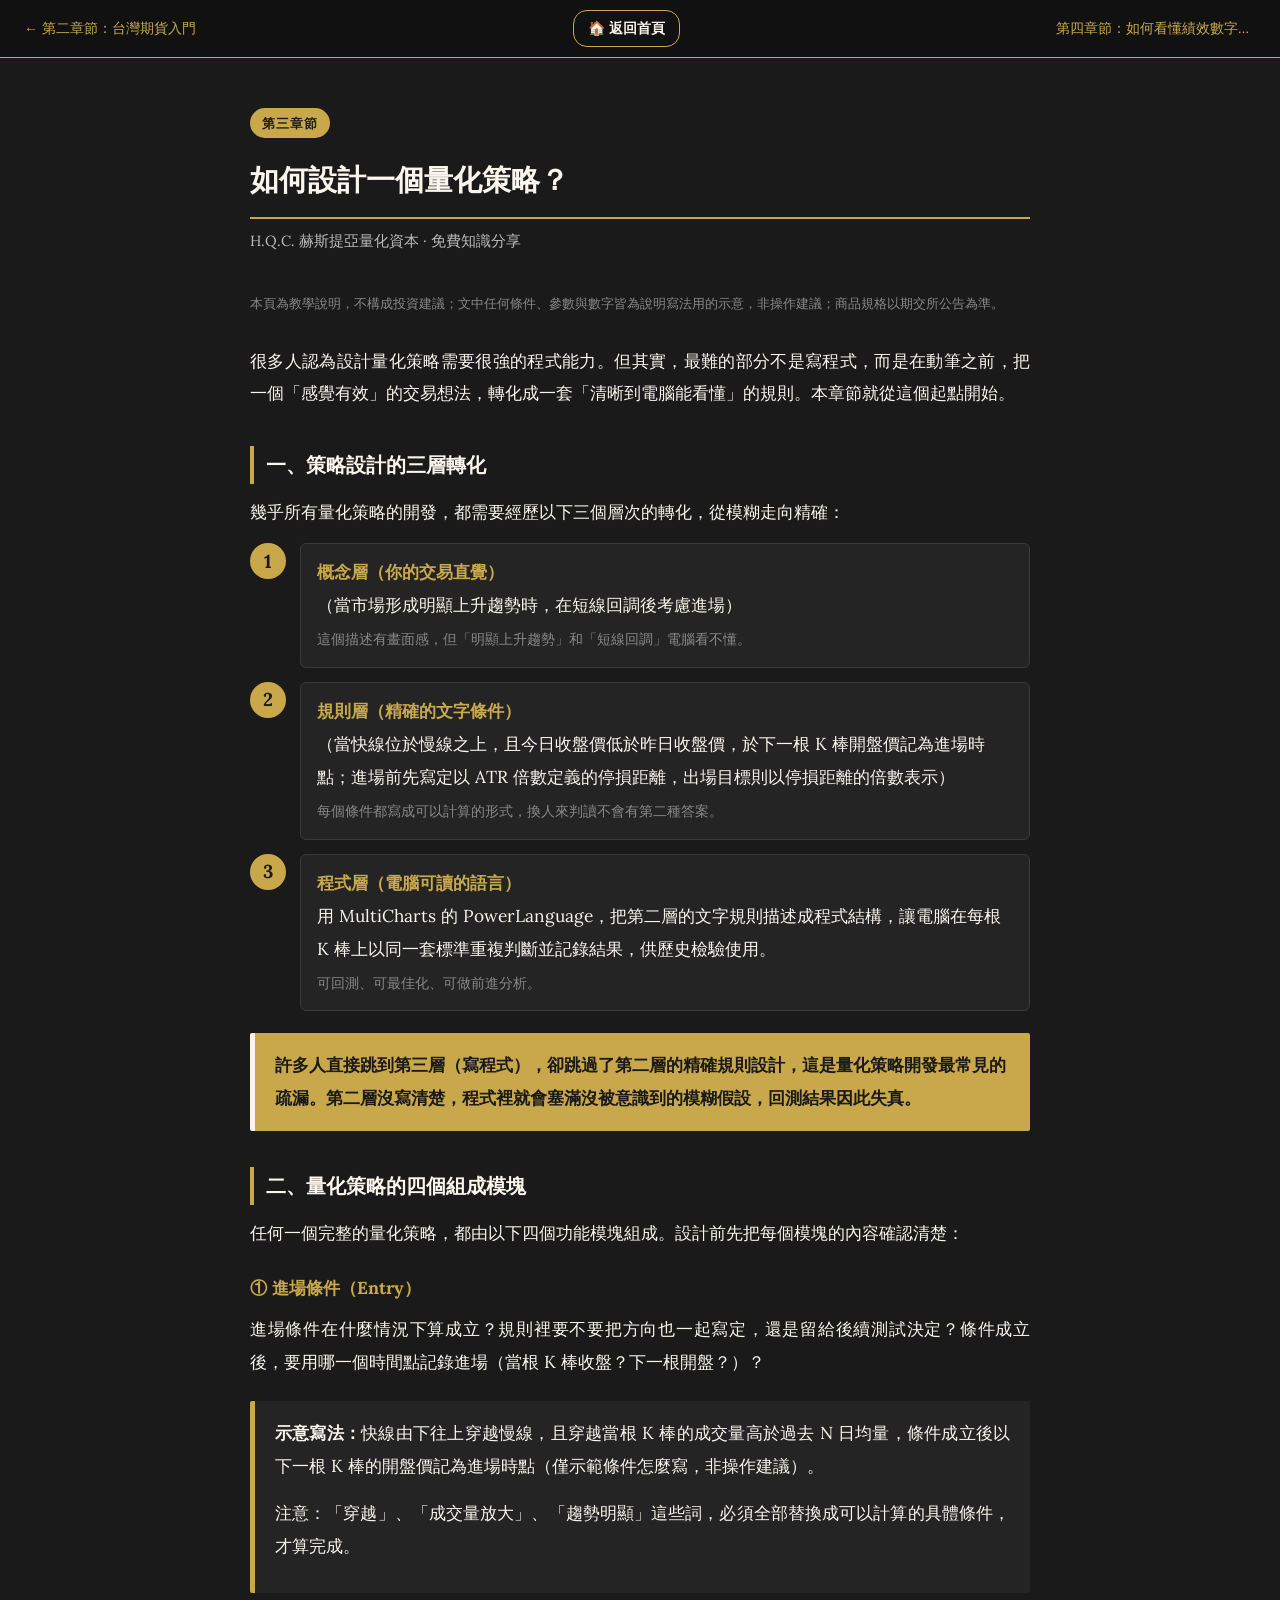
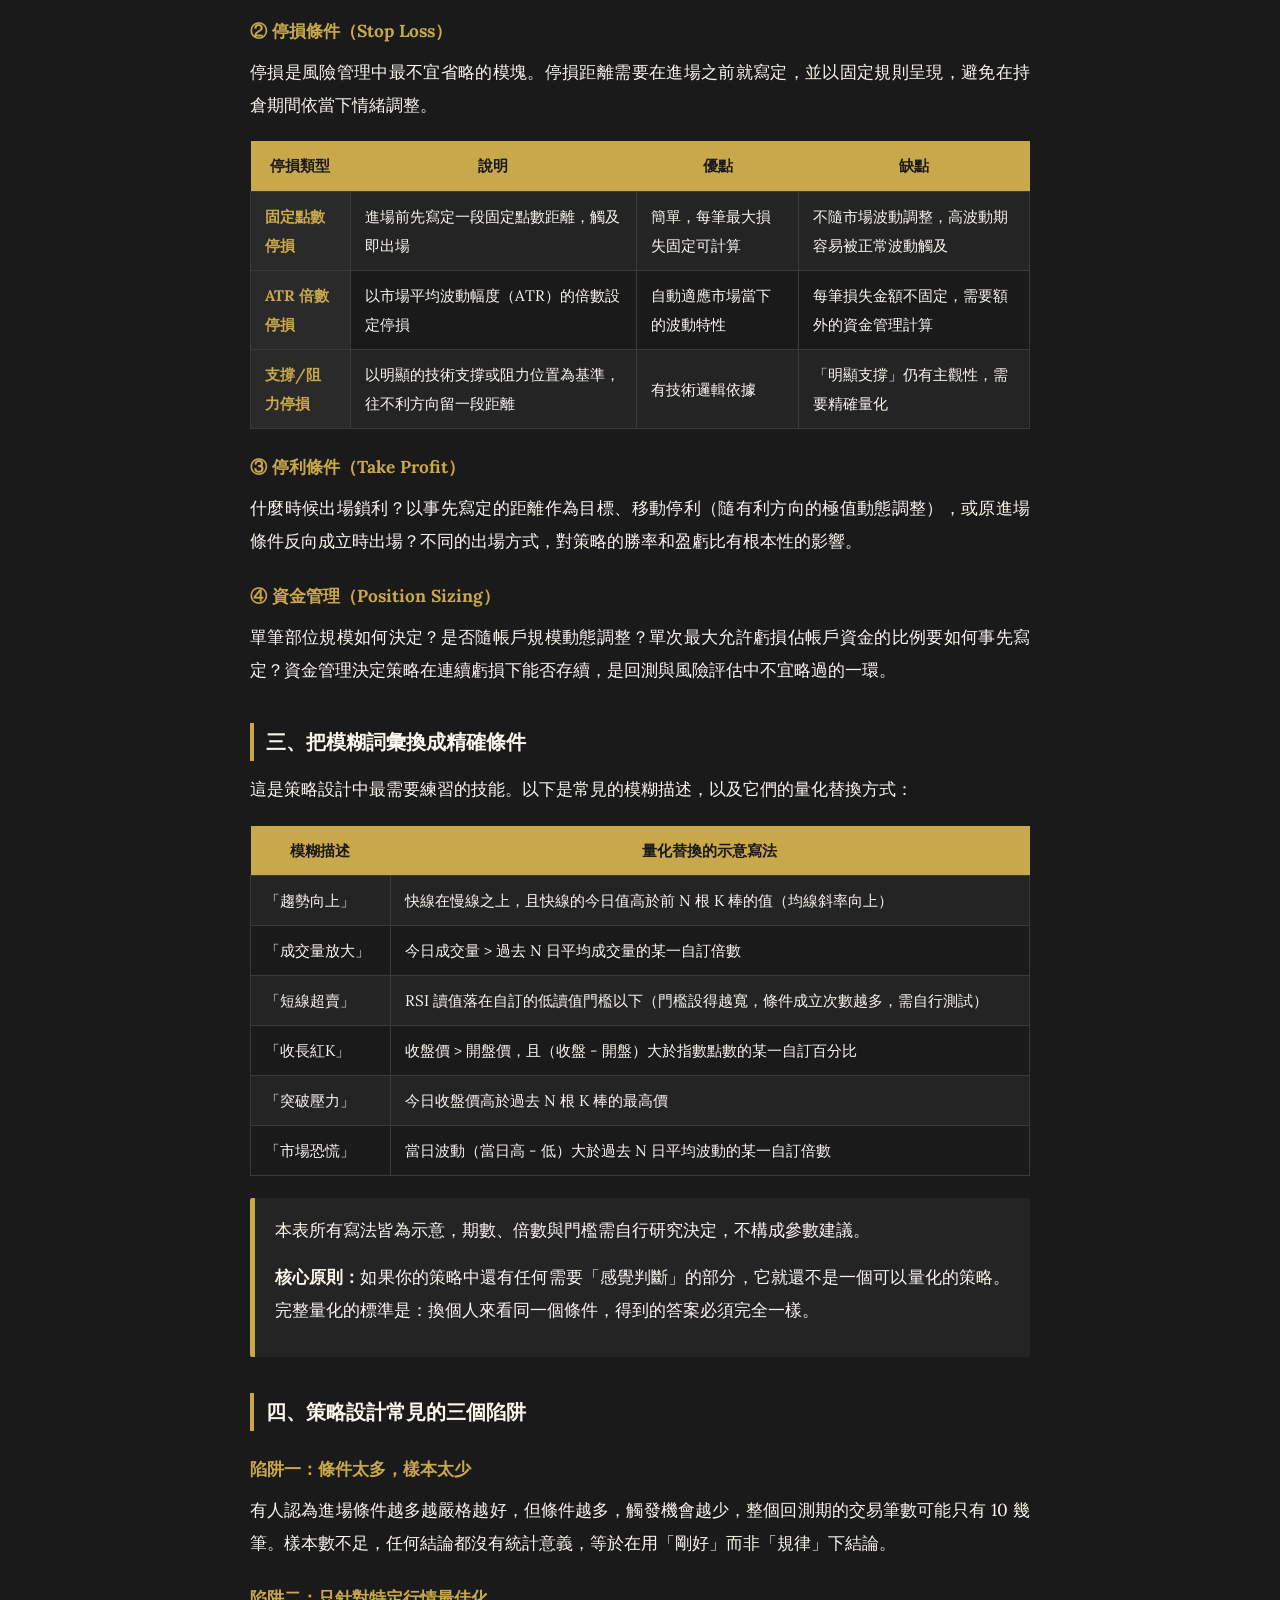
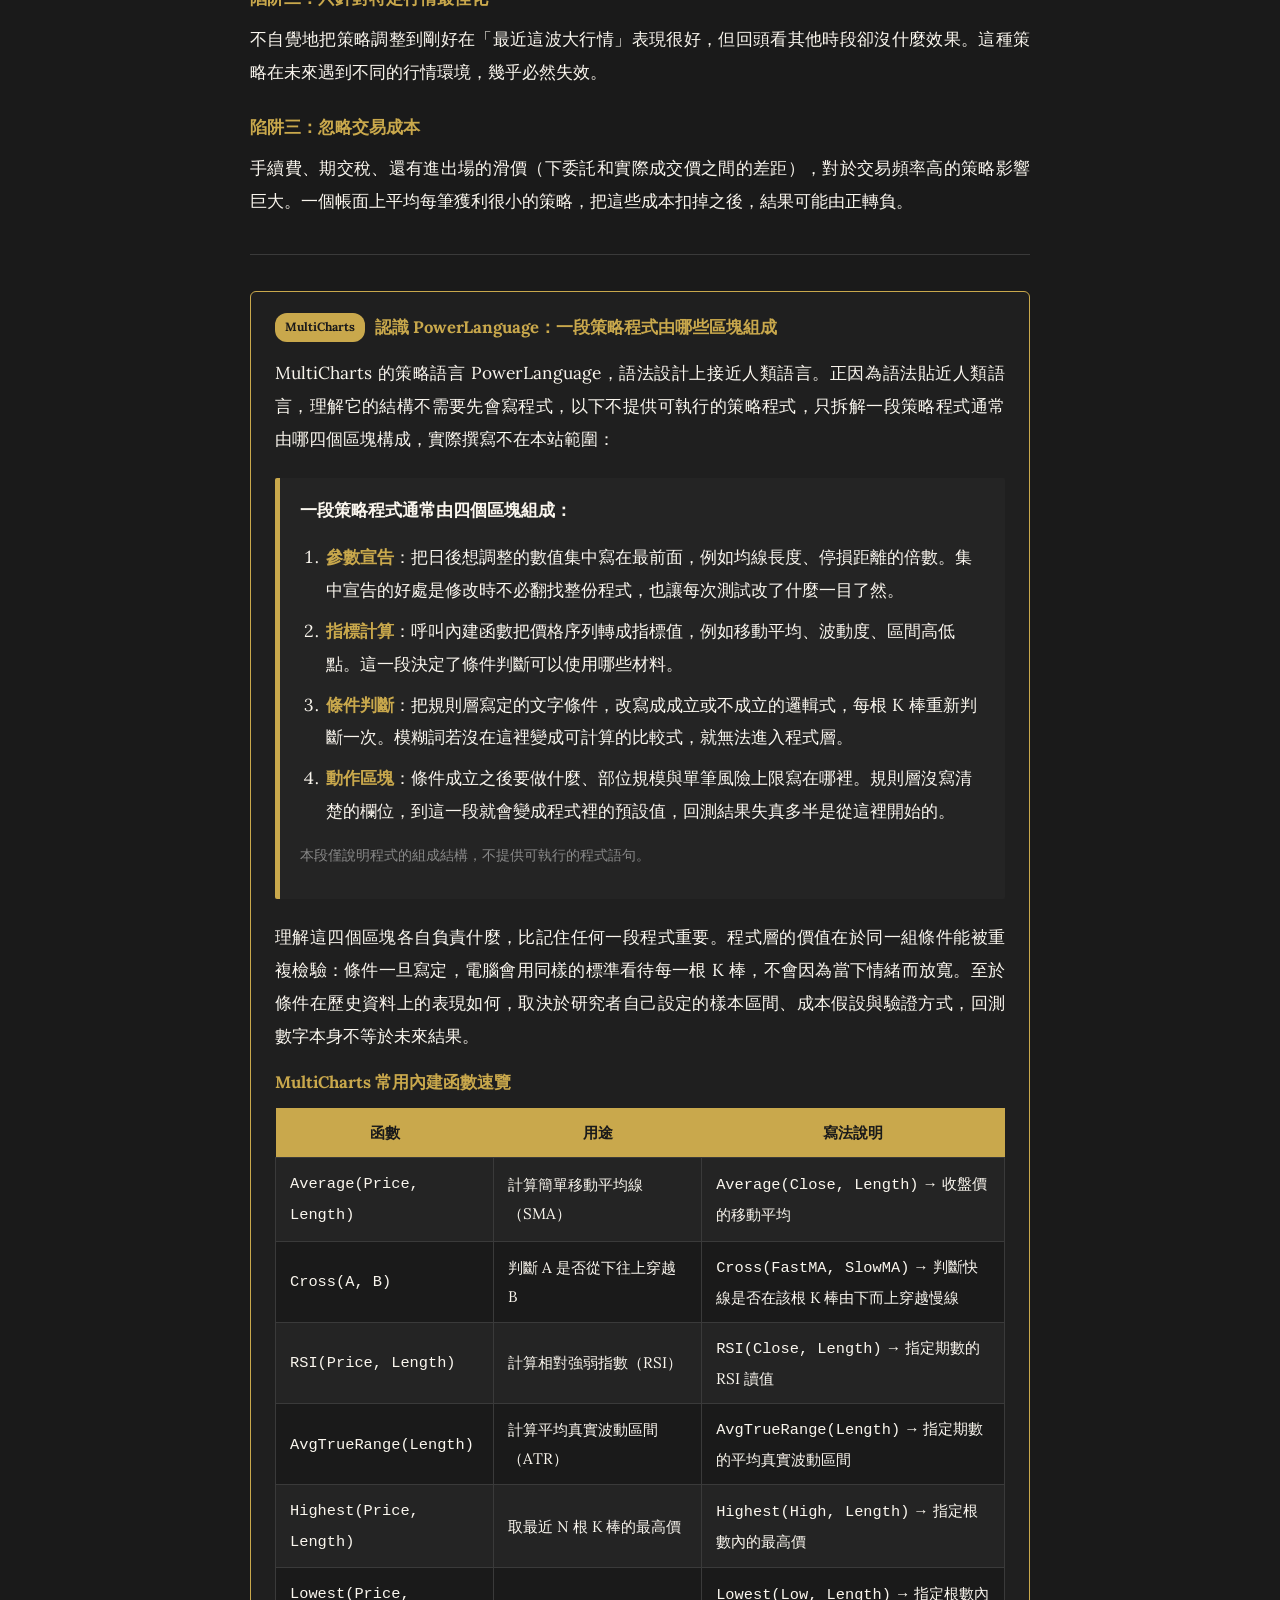
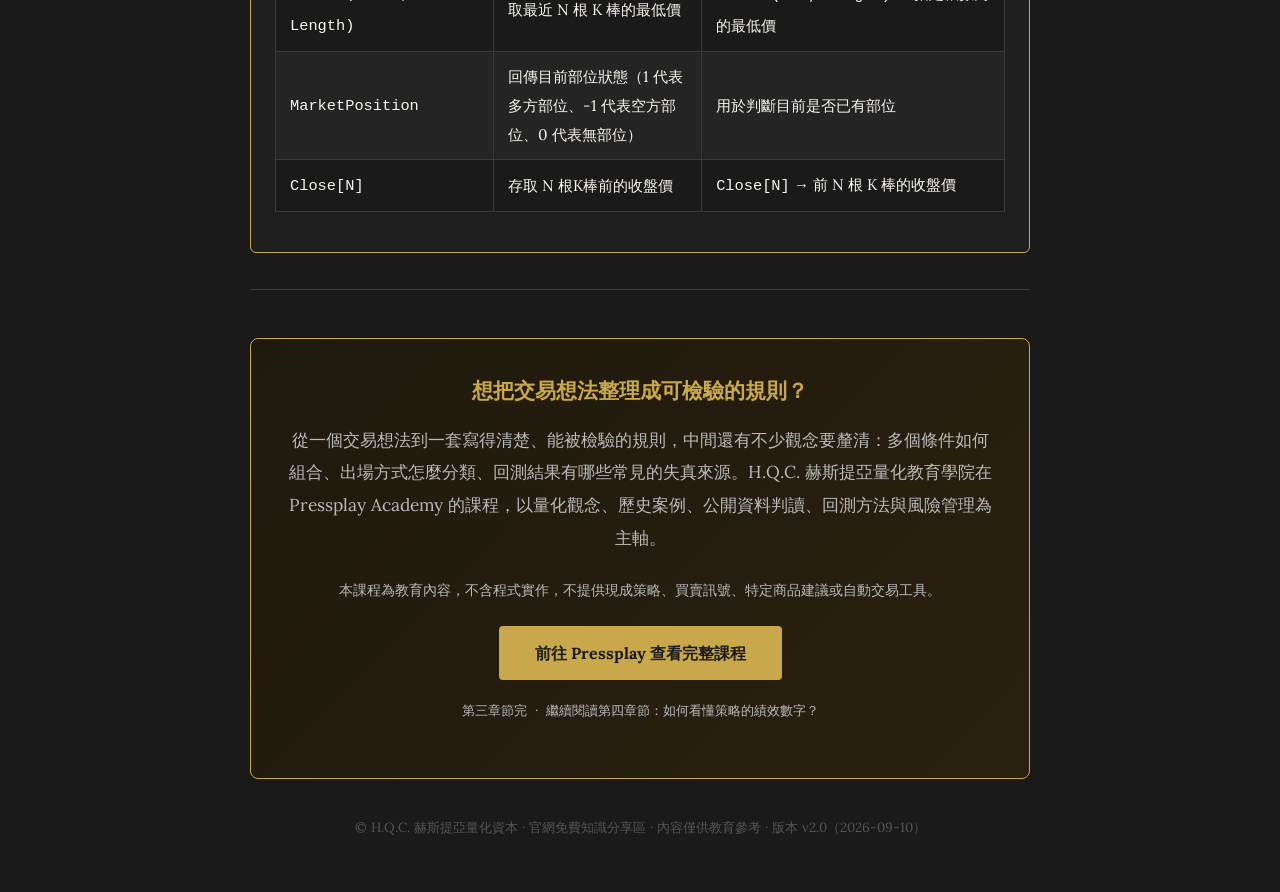
<file: ch3.html>
<!doctype html><html lang=zh-TW><head><meta charset=UTF-8><meta content=v2.0 name=hq-version><meta content=2026-09-10 name=hq-version-date><meta content="width=device-width,initial-scale=1.0" name=viewport><title>如何設計量化策略？｜H.Q.C. 赫斯提亞量化資本</title><style>@import "https://fonts.googleapis.com/css2?family=Lora:ital,wght@0,400;0,600;0,700;1,400&display=swap";*{box-sizing:border-box;margin:0;padding:0}body{color:#faf6ee;background-color:#1a1a1a;font-family:Lora,Source Han Serif TC,思源宋體,Noto Serif CJK TC,serif;font-size:13pt;line-height:1.9}.container{max-width:860px;margin:0 auto;padding:48px 40px}.chapter-badge{color:#1a1a1a;letter-spacing:1px;background:#c9a84c;border-radius:20px;margin-bottom:14px;padding:3px 12px;font-size:9.5pt;font-weight:700;display:inline-block}h1{color:#faf6ee;border-bottom:2px solid #c9a84c;margin-bottom:8px;padding-bottom:10px;font-size:22pt;font-weight:700}.tagline{color:#bbb;margin-bottom:36px;font-size:11pt}h2{color:#faf6ee;border-left:4px solid #c9a84c;margin-top:36px;margin-bottom:12px;padding-left:12px;font-size:15pt;font-weight:600}h3{color:#c9a84c;margin-top:22px;margin-bottom:8px;font-size:13pt;font-weight:700}p{text-align:justify;margin-bottom:14px}.highlight-box{background-color:#242424;border-left:5px solid #c9a84c;border-radius:2px;margin:22px 0;padding:16px 20px}.key-insight{color:#1a1a1a;background-color:#c9a84c;border-left:5px solid #faf6ee;border-radius:2px;margin:22px 0;padding:16px 20px;font-weight:700}.warning-box{background-color:#242424;border-left:5px solid #c9a84c;border-radius:2px;margin:22px 0;padding:16px 20px}.mc-box{background-color:#1f1f1f;border:1px solid #c9a84c;border-radius:6px;margin:28px 0;padding:20px 24px}.mc-box .mc-title{align-items:center;gap:10px;margin-bottom:14px;display:flex}.mc-box .mc-icon{color:#1a1a1a;background:#c9a84c;border-radius:12px;padding:3px 10px;font-size:9pt;font-weight:700}.mc-box h3{color:#c9a84c;margin:0;font-size:12.5pt}.pseudocode{color:#faf6ee;background-color:#111;border-left:4px solid #c9a84c;border-radius:2px;margin:14px 0;padding:14px 18px;font-family:Courier New,monospace;font-size:10.5pt;line-height:1.7}.pseudocode .kw{color:#569cd6}.pseudocode .cm{color:#6a9955}table{border-collapse:collapse;width:100%;margin:20px 0;font-size:11.5pt}th{color:#1a1a1a;text-align:center;background-color:#c9a84c;padding:10px 14px;font-weight:700}td{vertical-align:middle;color:#faf6ee;border:1px solid #3a3a3a;padding:10px 14px}tr:nth-child(2n) td{background-color:#242424}tr:nth-child(odd) td{background-color:#1a1a1a}td.label-col{color:#c9a84c;font-weight:700;background-color:#2a2a2a!important}.step-row{align-items:flex-start;gap:14px;margin:14px 0;display:flex}.step-circle{color:#1a1a1a;background:#c9a84c;border-radius:50%;flex-shrink:0;justify-content:center;align-items:center;min-width:36px;height:36px;font-size:14pt;font-weight:700;display:flex}.step-body{background:#242424;border:1px solid #3a3a3a;border-radius:6px;flex:1;padding:12px 16px}ul,ol{margin-bottom:14px;padding-left:26px}li{margin-bottom:8px}hr.divider{border:none;border-top:1px solid #3a3a3a;margin:36px 0}.bold{font-weight:700}.gold{color:#c9a84c;font-weight:700}.red{color:#e74c3c}.cta-section{text-align:center;background:linear-gradient(135deg,#1f1a0e 0%,#2a2010 100%);border:1px solid #c9a84c;border-radius:8px;margin-top:48px;padding:32px 36px}.cta-section h2{color:#c9a84c;border:none;margin:0 0 12px;padding:0;font-size:16pt}.cta-section p{color:#bbb;text-align:center;margin-bottom:22px}.cta-btn{color:#1a1a1a;background:#c9a84c;border-radius:4px;padding:12px 36px;font-family:Lora,serif;font-size:12pt;font-weight:700;text-decoration:none;transition:opacity .2s;display:inline-block}.cta-btn:hover{opacity:.85}.nav-hint{text-align:center;color:#666;margin-top:18px;font-size:10pt}</style></head><body><div style="z-index:999;background:#111;border-bottom:1px solid #c9a84c;justify-content:space-between;align-items:center;gap:12px;padding:10px 24px;font-family:Lora,serif;display:flex;position:sticky;top:0"><a href=ch2.html style=color:#c9a84c;white-space:nowrap;text-overflow:ellipsis;max-width:200px;font-size:10.5pt;text-decoration:none;display:block;overflow:hidden>← 第二章節：台灣期貨入門</a><a style="color:#faf6ee;white-space:nowrap;border:1px solid #c9a84c;border-radius:14px;flex-shrink:0;padding:4px 14px;font-size:10.5pt;font-weight:700;text-decoration:none" href=index.html>🏠 返回首頁</a><a href=ch4.html style=color:#c9a84c;white-space:nowrap;text-overflow:ellipsis;text-align:right;max-width:200px;font-size:10.5pt;text-decoration:none;display:block;overflow:hidden>第四章節：如何看懂績效數字？ →</a></div><div class=container><div class=chapter-badge>第三章節</div><h1>如何設計一個量化策略？</h1><p class=tagline>H.Q.C. 赫斯提亞量化資本 · 免費知識分享</p><p style=color:#888;margin-bottom:28px;font-size:10pt>本頁為教學說明，不構成投資建議；文中任何條件、參數與數字皆為說明寫法用的示意，非操作建議；商品規格以期交所公告為準。</p><p>很多人認為設計量化策略需要很強的程式能力。但其實，最難的部分不是寫程式，而是在動筆之前，把一個「感覺有效」的交易想法，轉化成一套「清晰到電腦能看懂」的規則。本章節就從這個起點開始。</p><h2>一、策略設計的三層轉化</h2><p>幾乎所有量化策略的開發，都需要經歷以下三個層次的轉化，從模糊走向精確：</p><div class=step-row><div class=step-circle>1</div><div class=step-body><span class="bold gold">概念層（你的交易直覺）</span><br> （當市場形成明顯上升趨勢時，在短線回調後考慮進場）<br><span style=color:#888;font-size:10.5pt>這個描述有畫面感，但「明顯上升趨勢」和「短線回調」電腦看不懂。</span></div></div><div class=step-row><div class=step-circle>2</div><div class=step-body><span class="bold gold">規則層（精確的文字條件）</span><br> （當快線位於慢線之上，且今日收盤價低於昨日收盤價，於下一根 K 棒開盤價記為進場時點；進場前先寫定以 ATR 倍數定義的停損距離，出場目標則以停損距離的倍數表示）<br><span style=color:#888;font-size:10.5pt>每個條件都寫成可以計算的形式，換人來判讀不會有第二種答案。</span></div></div><div class=step-row><div class=step-circle>3</div><div class=step-body><span class="bold gold">程式層（電腦可讀的語言）</span><br> 用 MultiCharts 的 PowerLanguage，把第二層的文字規則描述成程式結構，讓電腦在每根 K 棒上以同一套標準重複判斷並記錄結果，供歷史檢驗使用。<br><span style=color:#888;font-size:10.5pt>可回測、可最佳化、可做前進分析。</span></div></div><div class=key-insight>許多人直接跳到第三層（寫程式），卻跳過了第二層的精確規則設計，這是量化策略開發最常見的疏漏。第二層沒寫清楚，程式裡就會塞滿沒被意識到的模糊假設，回測結果因此失真。</div><h2>二、量化策略的四個組成模塊</h2><p>任何一個完整的量化策略，都由以下四個功能模塊組成。設計前先把每個模塊的內容確認清楚：</p><h3>① 進場條件（Entry）</h3><p>進場條件在什麼情況下算成立？規則裡要不要把方向也一起寫定，還是留給後續測試決定？條件成立後，要用哪一個時間點記錄進場（當根 K 棒收盤？下一根開盤？）？</p><div class=highlight-box><p><span class=bold>示意寫法：</span>快線由下往上穿越慢線，且穿越當根 K 棒的成交量高於過去 N 日均量，條件成立後以下一根 K 棒的開盤價記為進場時點（僅示範條件怎麼寫，非操作建議）。</p><p>注意：「穿越」、「成交量放大」、「趨勢明顯」這些詞，必須全部替換成可以計算的具體條件，才算完成。</p></div><h3>② 停損條件（Stop Loss）</h3><p>停損是風險管理中最不宜省略的模塊。停損距離需要在進場之前就寫定，並以固定規則呈現，避免在持倉期間依當下情緒調整。</p><table><tr><th>停損類型</th><th>說明</th><th>優點</th><th>缺點</th></tr><tr><td class=label-col>固定點數停損</td><td>進場前先寫定一段固定點數距離，觸及即出場</td><td>簡單，每筆最大損失固定可計算</td><td>不隨市場波動調整，高波動期容易被正常波動觸及</td></tr><tr><td class=label-col>ATR 倍數停損</td><td>以市場平均波動幅度（ATR）的倍數設定停損</td><td>自動適應市場當下的波動特性</td><td>每筆損失金額不固定，需要額外的資金管理計算</td></tr><tr><td class=label-col>支撐/阻力停損</td><td>以明顯的技術支撐或阻力位置為基準，往不利方向留一段距離</td><td>有技術邏輯依據</td><td>「明顯支撐」仍有主觀性，需要精確量化</td></tr></table><h3>③ 停利條件（Take Profit）</h3><p>什麼時候出場鎖利？以事先寫定的距離作為目標、移動停利（隨有利方向的極值動態調整），或原進場條件反向成立時出場？不同的出場方式，對策略的勝率和盈虧比有根本性的影響。</p><h3>④ 資金管理（Position Sizing）</h3><p>單筆部位規模如何決定？是否隨帳戶規模動態調整？單次最大允許虧損佔帳戶資金的比例要如何事先寫定？資金管理決定策略在連續虧損下能否存續，是回測與風險評估中不宜略過的一環。</p><h2>三、把模糊詞彙換成精確條件</h2><p>這是策略設計中最需要練習的技能。以下是常見的模糊描述，以及它們的量化替換方式：</p><table><tr><th>模糊描述</th><th>量化替換的示意寫法</th></tr><tr><td>「趨勢向上」</td><td>快線在慢線之上，且快線的今日值高於前 N 根 K 棒的值（均線斜率向上）</td></tr><tr><td>「成交量放大」</td><td>今日成交量 > 過去 N 日平均成交量的某一自訂倍數</td></tr><tr><td>「短線超賣」</td><td>RSI 讀值落在自訂的低讀值門檻以下（門檻設得越寬，條件成立次數越多，需自行測試）</td></tr><tr><td>「收長紅K」</td><td>收盤價 > 開盤價，且（收盤 - 開盤）大於指數點數的某一自訂百分比</td></tr><tr><td>「突破壓力」</td><td>今日收盤價高於過去 N 根 K 棒的最高價</td></tr><tr><td>「市場恐慌」</td><td>當日波動（當日高 - 低）大於過去 N 日平均波動的某一自訂倍數</td></tr></table><div class=warning-box><p>本表所有寫法皆為示意，期數、倍數與門檻需自行研究決定，不構成參數建議。</p><p><span class=bold>核心原則：</span>如果你的策略中還有任何需要「感覺判斷」的部分，它就還不是一個可以量化的策略。完整量化的標準是：換個人來看同一個條件，得到的答案必須完全一樣。</p></div><h2>四、策略設計常見的三個陷阱</h2><h3>陷阱一：條件太多，樣本太少</h3><p>有人認為進場條件越多越嚴格越好，但條件越多，觸發機會越少，整個回測期的交易筆數可能只有 10 幾筆。樣本數不足，任何結論都沒有統計意義，等於在用「剛好」而非「規律」下結論。</p><h3>陷阱二：只針對特定行情最佳化</h3><p>不自覺地把策略調整到剛好在「最近這波大行情」表現很好，但回頭看其他時段卻沒什麼效果。這種策略在未來遇到不同的行情環境，幾乎必然失效。</p><h3>陷阱三：忽略交易成本</h3><p>手續費、期交稅、還有進出場的滑價（下委託和實際成交價之間的差距），對於交易頻率高的策略影響巨大。一個帳面上平均每筆獲利很小的策略，把這些成本扣掉之後，結果可能由正轉負。</p><hr class=divider><div class=mc-box><div class=mc-title><span class=mc-icon>MultiCharts</span><h3>認識 PowerLanguage：一段策略程式由哪些區塊組成</h3></div><p>MultiCharts 的策略語言 PowerLanguage，語法設計上接近人類語言。正因為語法貼近人類語言，理解它的結構不需要先會寫程式，以下不提供可執行的策略程式，只拆解一段策略程式通常由哪四個區塊構成，實際撰寫不在本站範圍：</p><div class=highlight-box><p><span class=bold>一段策略程式通常由四個區塊組成：</span></p><ol><li><span class="bold gold">參數宣告</span>：把日後想調整的數值集中寫在最前面，例如均線長度、停損距離的倍數。集中宣告的好處是修改時不必翻找整份程式，也讓每次測試改了什麼一目了然。</li><li><span class="bold gold">指標計算</span>：呼叫內建函數把價格序列轉成指標值，例如移動平均、波動度、區間高低點。這一段決定了條件判斷可以使用哪些材料。</li><li><span class="bold gold">條件判斷</span>：把規則層寫定的文字條件，改寫成成立或不成立的邏輯式，每根 K 棒重新判斷一次。模糊詞若沒在這裡變成可計算的比較式，就無法進入程式層。</li><li><span class="bold gold">動作區塊</span>：條件成立之後要做什麼、部位規模與單筆風險上限寫在哪裡。規則層沒寫清楚的欄位，到這一段就會變成程式裡的預設值，回測結果失真多半是從這裡開始的。</li></ol><p style=color:#888;font-size:10.5pt>本段僅說明程式的組成結構，不提供可執行的程式語句。</p></div><p>理解這四個區塊各自負責什麼，比記住任何一段程式重要。程式層的價值在於同一組條件能被重複檢驗：條件一旦寫定，電腦會用同樣的標準看待每一根 K 棒，不會因為當下情緒而放寬。至於條件在歷史資料上的表現如何，取決於研究者自己設定的樣本區間、成本假設與驗證方式，回測數字本身不等於未來結果。</p><h3>MultiCharts 常用內建函數速覽</h3><table style=margin-top:10px><tr><th>函數</th><th>用途</th><th>寫法說明</th></tr><tr><td><code>Average(Price, Length)</code></td><td>計算簡單移動平均線（SMA）</td><td><code>Average(Close, Length)</code> → 收盤價的移動平均</td></tr><tr><td><code>Cross(A, B)</code></td><td>判斷 A 是否從下往上穿越 B</td><td><code>Cross(FastMA, SlowMA)</code> → 判斷快線是否在該根 K 棒由下而上穿越慢線</td></tr><tr><td><code>RSI(Price, Length)</code></td><td>計算相對強弱指數（RSI）</td><td><code>RSI(Close, Length)</code> → 指定期數的 RSI 讀值</td></tr><tr><td><code>AvgTrueRange(Length)</code></td><td>計算平均真實波動區間（ATR）</td><td><code>AvgTrueRange(Length)</code> → 指定期數的平均真實波動區間</td></tr><tr><td><code>Highest(Price, Length)</code></td><td>取最近 N 根 K 棒的最高價</td><td><code>Highest(High, Length)</code> → 指定根數內的最高價</td></tr><tr><td><code>Lowest(Price, Length)</code></td><td>取最近 N 根 K 棒的最低價</td><td><code>Lowest(Low, Length)</code> → 指定根數內的最低價</td></tr><tr><td><code>MarketPosition</code></td><td>回傳目前部位狀態（1 代表多方部位、-1 代表空方部位、0 代表無部位）</td><td>用於判斷目前是否已有部位</td></tr><tr><td><code>Close[N]</code></td><td>存取 N 根K棒前的收盤價</td><td><code>Close[N]</code> → 前 N 根 K 棒的收盤價</td></tr></table></div><hr class=divider><div class=cta-section><h2>想把交易想法整理成可檢驗的規則？</h2><p>從一個交易想法到一套寫得清楚、能被檢驗的規則，中間還有不少觀念要釐清：多個條件如何組合、出場方式怎麼分類、回測結果有哪些常見的失真來源。H.Q.C. 赫斯提亞量化教育學院在 Pressplay Academy 的課程，以量化觀念、歷史案例、公開資料判讀、回測方法與風險管理為主軸。</p><p style=font-size:10.5pt>本課程為教育內容，不含程式實作，不提供現成策略、買賣訊號、特定商品建議或自動交易工具。</p><a class=cta-btn href=https://www.pressplay.cc/link/s/9F24399F rel=noopener target=_blank>前往 Pressplay 查看完整課程</a><p class=nav-hint>第三章節完  ·  繼續閱讀第四章節：如何看懂策略的績效數字？</p></div><p style=text-align:center;color:#555;margin-top:36px;font-size:10pt>© H.Q.C. 赫斯提亞量化資本 · 官網免費知識分享區 · 內容僅供教育參考 · 版本 v2.0（2026-09-10）</p></div></body></html>
</file>
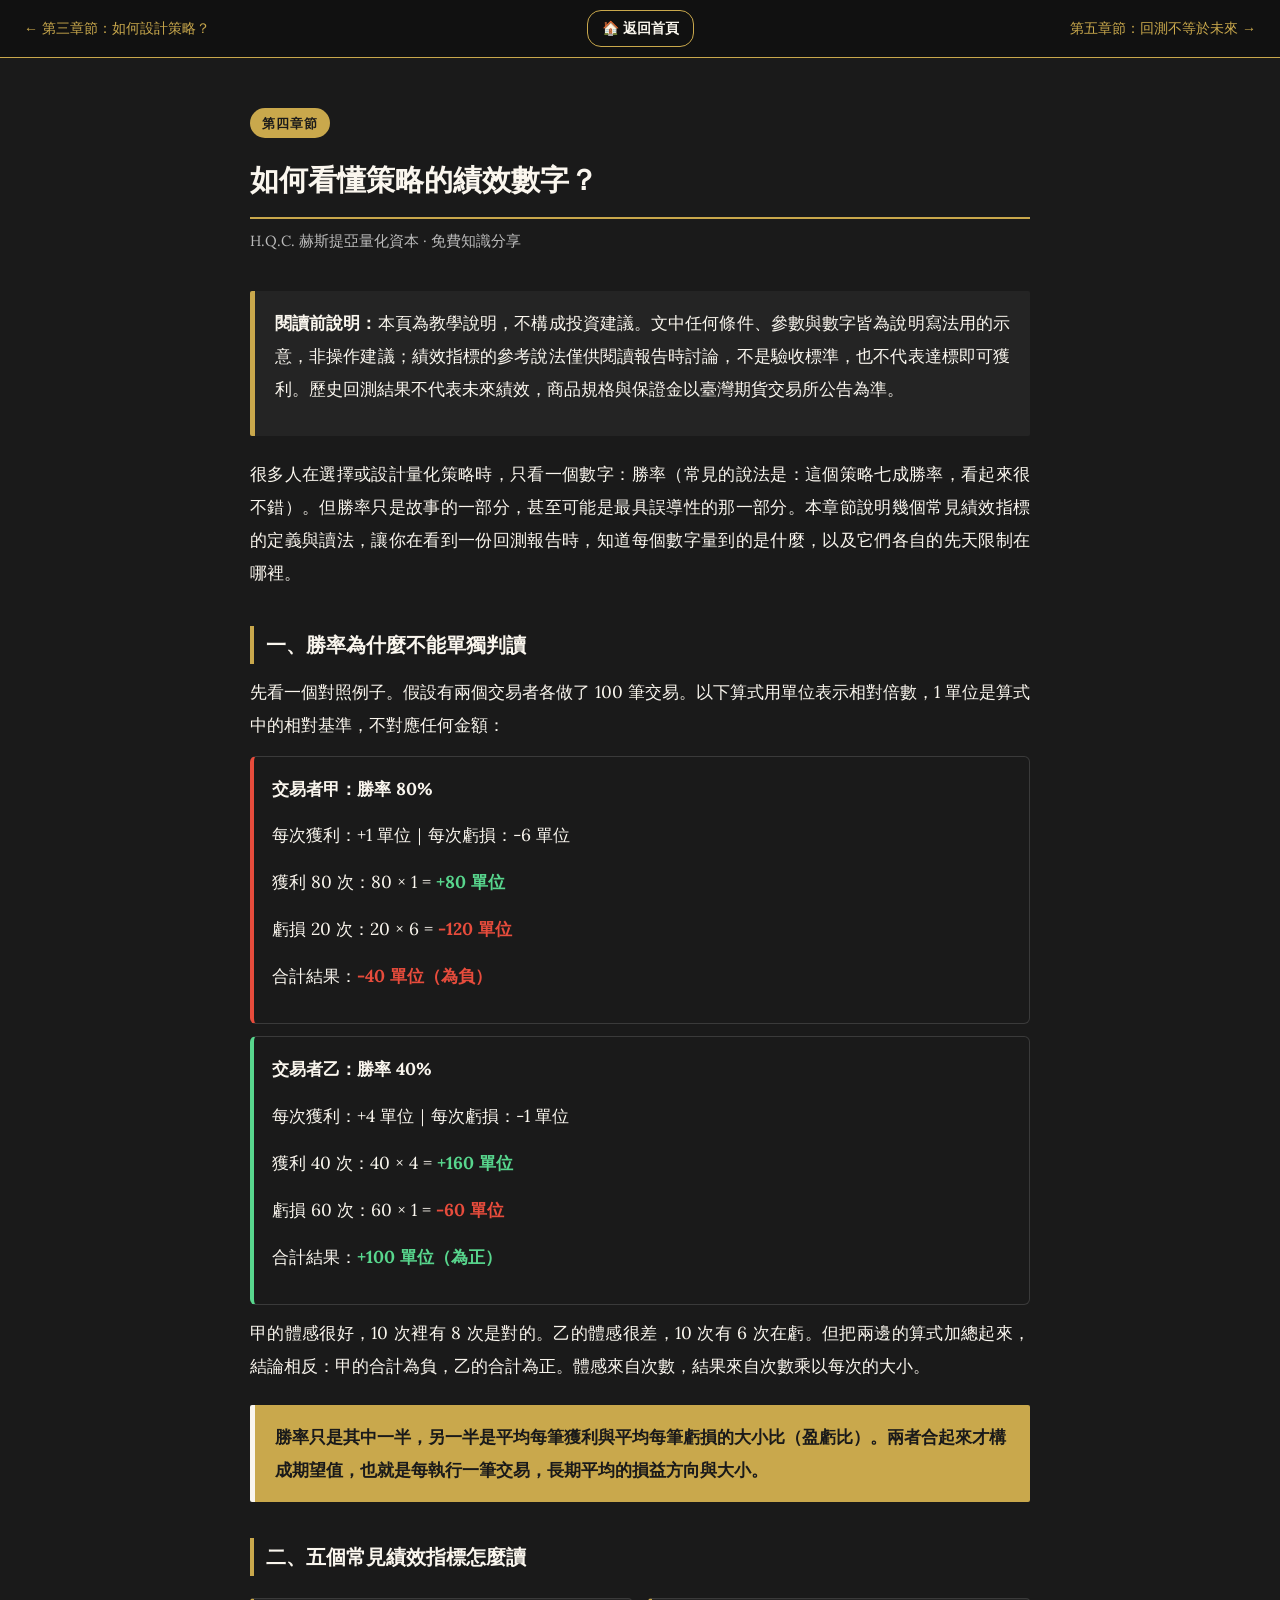
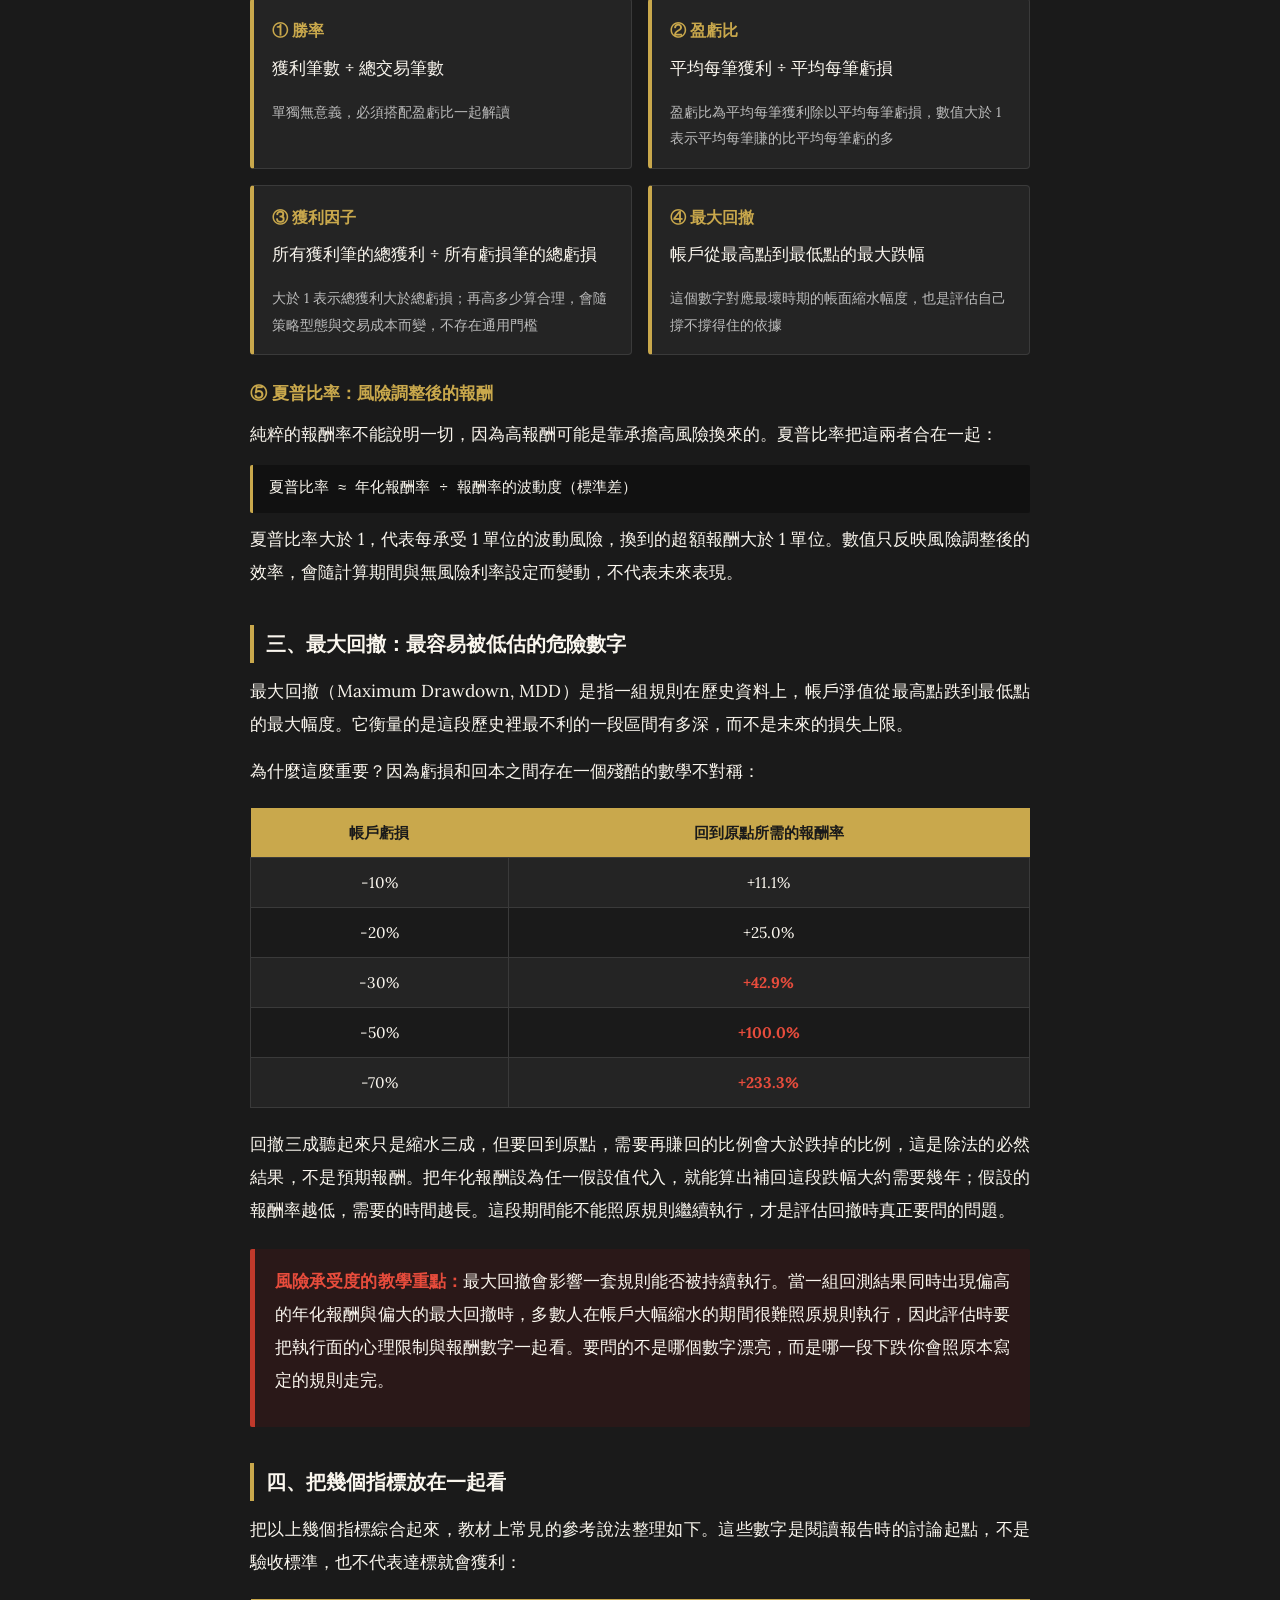
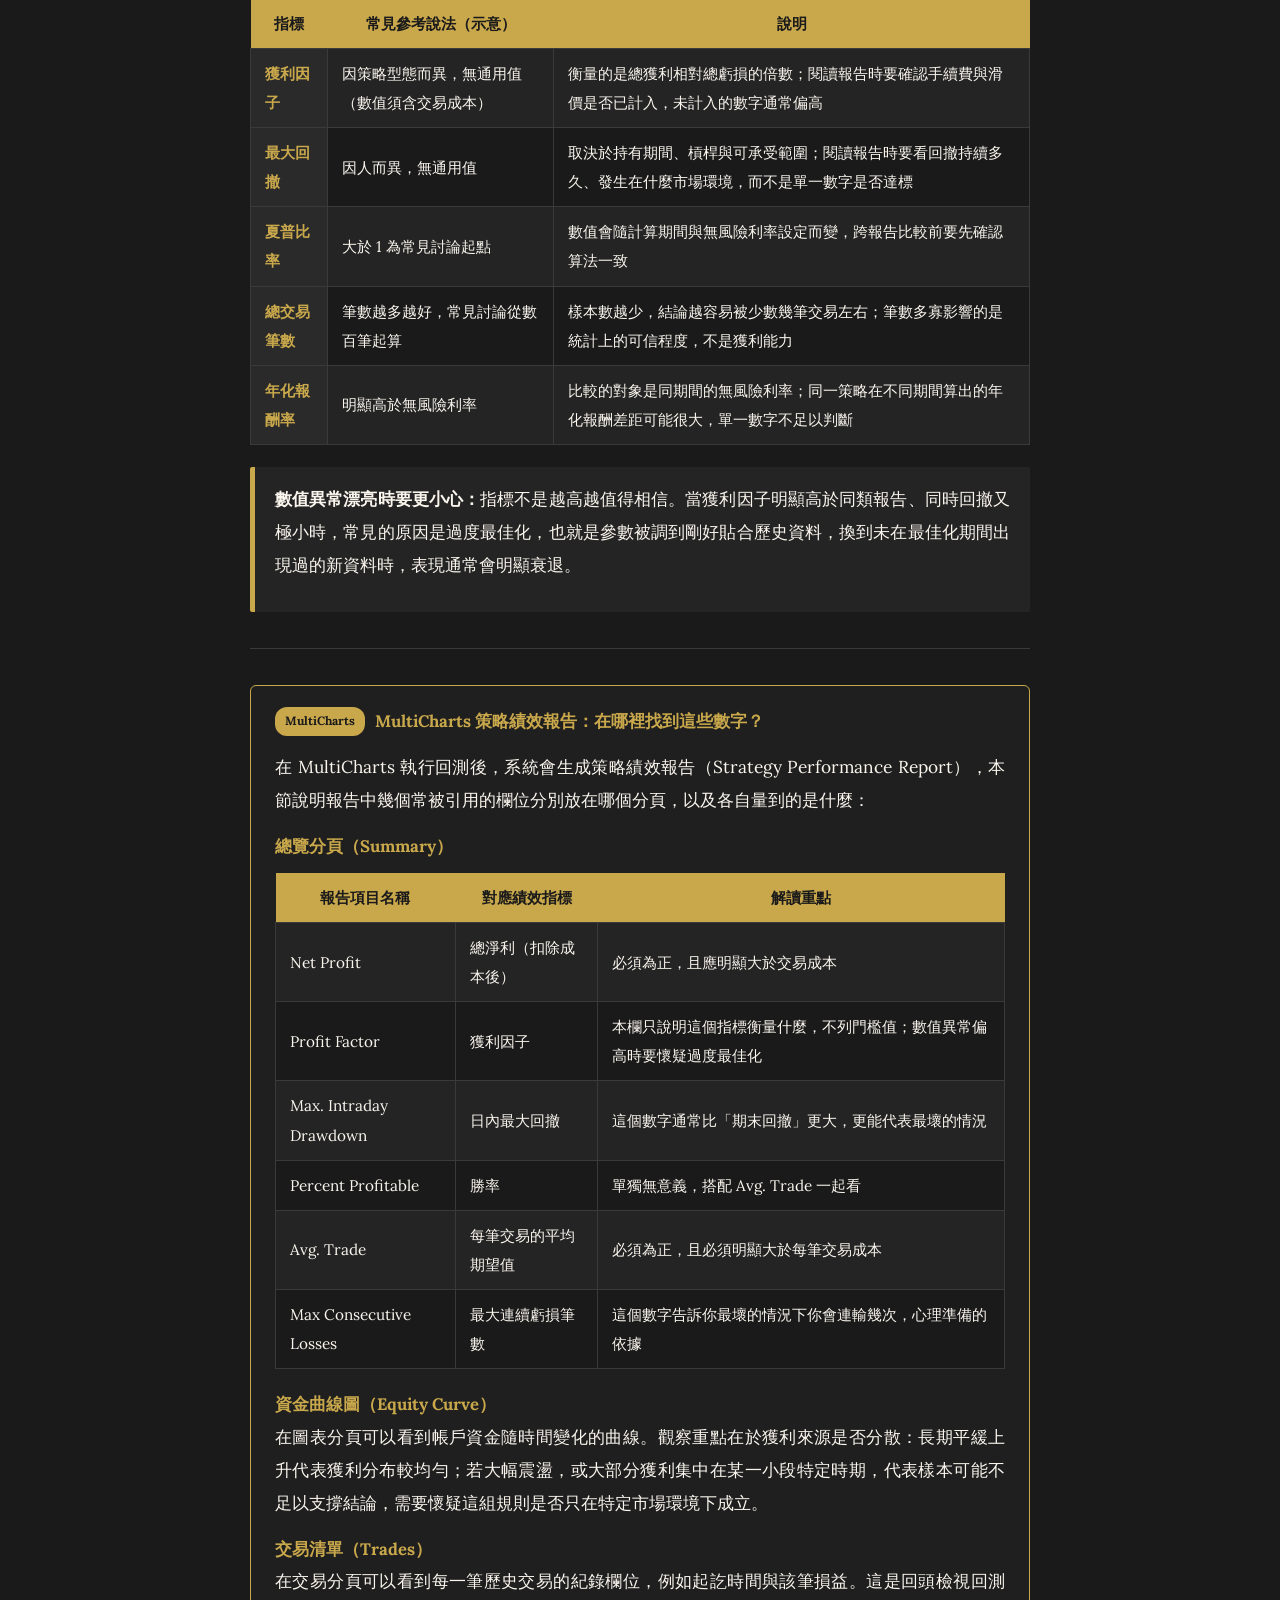
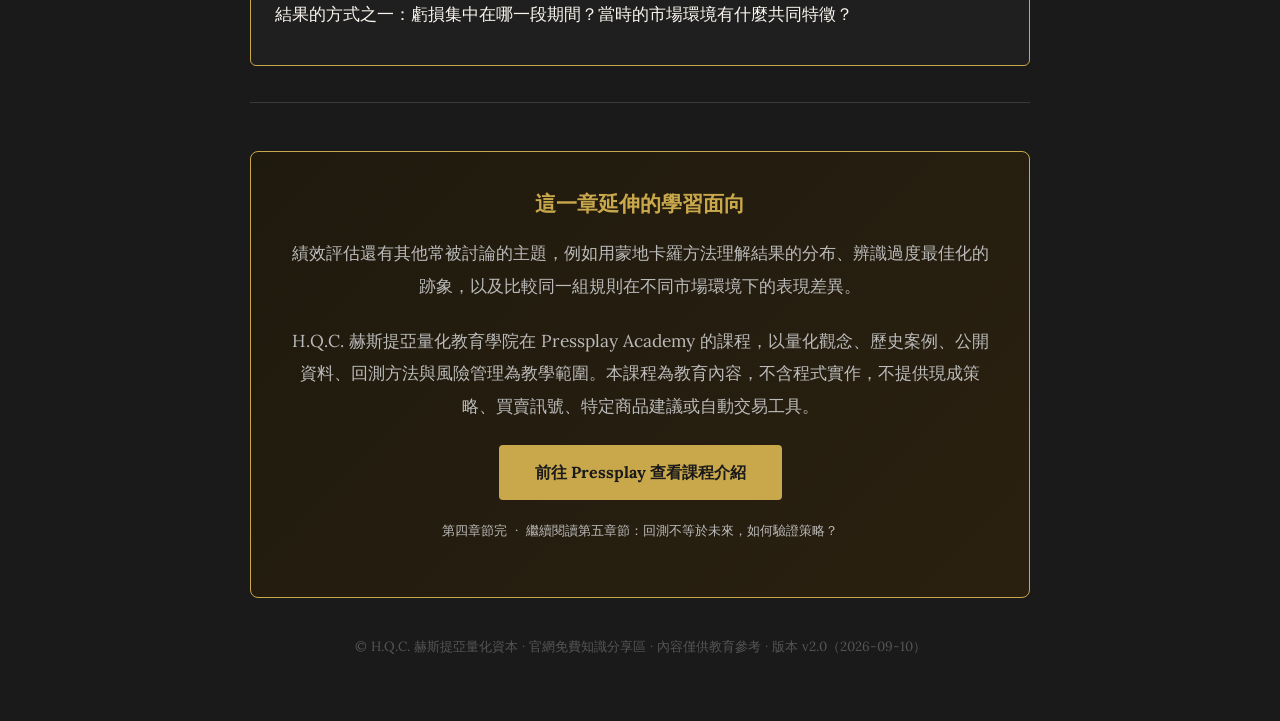
<file: ch4.html>
<!doctype html><html lang=zh-TW><head><meta charset=UTF-8><meta content=v2.0 name=hq-version><meta content=2026-09-10 name=hq-version-date><meta content="width=device-width,initial-scale=1.0" name=viewport><title>如何看懂策略的績效數字？｜H.Q.C. 赫斯提亞量化資本</title><style>@import "https://fonts.googleapis.com/css2?family=Lora:ital,wght@0,400;0,600;0,700;1,400&display=swap";*{box-sizing:border-box;margin:0;padding:0}body{color:#faf6ee;background-color:#1a1a1a;font-family:Lora,Source Han Serif TC,思源宋體,Noto Serif CJK TC,serif;font-size:13pt;line-height:1.9}.container{max-width:860px;margin:0 auto;padding:48px 40px}.chapter-badge{color:#1a1a1a;letter-spacing:1px;background:#c9a84c;border-radius:20px;margin-bottom:14px;padding:3px 12px;font-size:9.5pt;font-weight:700;display:inline-block}h1{color:#faf6ee;border-bottom:2px solid #c9a84c;margin-bottom:8px;padding-bottom:10px;font-size:22pt;font-weight:700}.tagline{color:#bbb;margin-bottom:36px;font-size:11pt}h2{color:#faf6ee;border-left:4px solid #c9a84c;margin-top:36px;margin-bottom:12px;padding-left:12px;font-size:15pt;font-weight:600}h3{color:#c9a84c;margin-top:22px;margin-bottom:8px;font-size:13pt;font-weight:700}p{text-align:justify;margin-bottom:14px}.highlight-box{background-color:#242424;border-left:5px solid #c9a84c;border-radius:2px;margin:22px 0;padding:16px 20px}.key-insight{color:#1a1a1a;background-color:#c9a84c;border-left:5px solid #faf6ee;border-radius:2px;margin:22px 0;padding:16px 20px;font-weight:700}.danger-box{background-color:#2a1818;border-left:5px solid #c0392b;border-radius:2px;margin:22px 0;padding:16px 20px}.warning-box{background-color:#242424;border-left:5px solid #c9a84c;border-radius:2px;margin:22px 0;padding:16px 20px}.mc-box{background-color:#1f1f1f;border:1px solid #c9a84c;border-radius:6px;margin:28px 0;padding:20px 24px}.mc-box .mc-title{align-items:center;gap:10px;margin-bottom:14px;display:flex}.mc-box .mc-icon{color:#1a1a1a;background:#c9a84c;border-radius:12px;padding:3px 10px;font-size:9pt;font-weight:700}.mc-box h3{color:#c9a84c;margin:0;font-size:12.5pt}.formula{color:#faf6ee;background-color:#111;border-left:3px solid #c9a84c;border-radius:2px;margin:10px 0;padding:10px 16px;font-family:Courier New,monospace;font-size:11pt;display:block}table{border-collapse:collapse;width:100%;margin:20px 0;font-size:11.5pt}th{color:#1a1a1a;text-align:center;background-color:#c9a84c;padding:10px 14px;font-weight:700}td{vertical-align:middle;color:#faf6ee;border:1px solid #3a3a3a;padding:10px 14px}tr:nth-child(2n) td{background-color:#242424}tr:nth-child(odd) td{background-color:#1a1a1a}td.label-col{color:#c9a84c;font-weight:700;background-color:#2a2a2a!important}.metric-row{grid-template-columns:1fr 1fr;gap:16px;margin:22px 0;display:grid}.metric-card{background:#242424;border:1px solid #3a3a3a;border-left:4px solid #c9a84c;border-radius:4px;padding:16px 18px}.metric-card .m-name{color:#c9a84c;margin-bottom:6px;font-size:12pt;font-weight:700}.metric-card .m-bench{color:#bbb;margin-top:6px;font-size:10.5pt}.scenario{background:#1a1a1a;border:1px solid #3a3a3a;border-radius:6px;margin:12px 0;padding:16px 18px}.scenario.a{border-left:4px solid #e74c3c}.scenario.b{border-left:4px solid #58d68d}ul,ol{margin-bottom:14px;padding-left:26px}li{margin-bottom:8px}hr.divider{border:none;border-top:1px solid #3a3a3a;margin:36px 0}.bold{font-weight:700}.gold{color:#c9a84c;font-weight:700}.red{color:#e74c3c;font-weight:700}.green{color:#58d68d;font-weight:700}.cta-section{text-align:center;background:linear-gradient(135deg,#1f1a0e 0%,#2a2010 100%);border:1px solid #c9a84c;border-radius:8px;margin-top:48px;padding:32px 36px}.cta-section h2{color:#c9a84c;border:none;margin:0 0 12px;padding:0;font-size:16pt}.cta-section p{color:#bbb;text-align:center;margin-bottom:22px}.cta-btn{color:#1a1a1a;background:#c9a84c;border-radius:4px;padding:12px 36px;font-family:Lora,serif;font-size:12pt;font-weight:700;text-decoration:none;transition:opacity .2s;display:inline-block}.cta-btn:hover{opacity:.85}.nav-hint{text-align:center;color:#666;margin-top:18px;font-size:10pt}</style></head><body><div style="z-index:999;background:#111;border-bottom:1px solid #c9a84c;justify-content:space-between;align-items:center;gap:12px;padding:10px 24px;font-family:Lora,serif;display:flex;position:sticky;top:0"><a href=ch3.html style=color:#c9a84c;white-space:nowrap;text-overflow:ellipsis;max-width:200px;font-size:10.5pt;text-decoration:none;display:block;overflow:hidden>← 第三章節：如何設計策略？</a><a style="color:#faf6ee;white-space:nowrap;border:1px solid #c9a84c;border-radius:14px;flex-shrink:0;padding:4px 14px;font-size:10.5pt;font-weight:700;text-decoration:none" href=index.html>🏠 返回首頁</a><a href=ch5.html style=color:#c9a84c;white-space:nowrap;text-overflow:ellipsis;text-align:right;max-width:200px;font-size:10.5pt;text-decoration:none;display:block;overflow:hidden>第五章節：回測不等於未來 →</a></div><div class=container><div class=chapter-badge>第四章節</div><h1>如何看懂策略的績效數字？</h1><p class=tagline>H.Q.C. 赫斯提亞量化資本 · 免費知識分享</p><div class=warning-box><p><span class=bold>閱讀前說明：</span>本頁為教學說明，不構成投資建議。文中任何條件、參數與數字皆為說明寫法用的示意，非操作建議；績效指標的參考說法僅供閱讀報告時討論，不是驗收標準，也不代表達標即可獲利。歷史回測結果不代表未來績效，商品規格與保證金以臺灣期貨交易所公告為準。</p></div><p>很多人在選擇或設計量化策略時，只看一個數字：勝率（常見的說法是：這個策略七成勝率，看起來很不錯）。但勝率只是故事的一部分，甚至可能是最具誤導性的那一部分。本章節說明幾個常見績效指標的定義與讀法，讓你在看到一份回測報告時，知道每個數字量到的是什麼，以及它們各自的先天限制在哪裡。</p><h2>一、勝率為什麼不能單獨判讀</h2><p>先看一個對照例子。假設有兩個交易者各做了 100 筆交易。以下算式用單位表示相對倍數，1 單位是算式中的相對基準，不對應任何金額：</p><div class="scenario a"><p><span class=bold>交易者甲：勝率 80%</span></p><p>每次獲利：+1 單位｜每次虧損：-6 單位</p><p>獲利 80 次：80 × 1 = <span class=green>+80 單位</span></p><p>虧損 20 次：20 × 6 = <span class=red>-120 單位</span></p><p>合計結果：<span class=red>-40 單位（為負）</span></p></div><div class="scenario b"><p><span class=bold>交易者乙：勝率 40%</span></p><p>每次獲利：+4 單位｜每次虧損：-1 單位</p><p>獲利 40 次：40 × 4 = <span class=green>+160 單位</span></p><p>虧損 60 次：60 × 1 = <span class=red>-60 單位</span></p><p>合計結果：<span class=green>+100 單位（為正）</span></p></div><p>甲的體感很好，10 次裡有 8 次是對的。乙的體感很差，10 次有 6 次在虧。但把兩邊的算式加總起來，結論相反：甲的合計為負，乙的合計為正。體感來自次數，結果來自次數乘以每次的大小。</p><div class=key-insight>勝率只是其中一半，另一半是平均每筆獲利與平均每筆虧損的大小比（盈虧比）。兩者合起來才構成期望值，也就是每執行一筆交易，長期平均的損益方向與大小。</div><h2>二、五個常見績效指標怎麼讀</h2><div class=metric-row><div class=metric-card><div class=m-name>① 勝率</div><p>獲利筆數 ÷ 總交易筆數</p><div class=m-bench>單獨無意義，必須搭配盈虧比一起解讀</div></div><div class=metric-card><div class=m-name>② 盈虧比</div><p>平均每筆獲利 ÷ 平均每筆虧損</p><div class=m-bench>盈虧比為平均每筆獲利除以平均每筆虧損，數值大於 1 表示平均每筆賺的比平均每筆虧的多</div></div><div class=metric-card><div class=m-name>③ 獲利因子</div><p>所有獲利筆的總獲利 ÷ 所有虧損筆的總虧損</p><div class=m-bench>大於 1 表示總獲利大於總虧損；再高多少算合理，會隨策略型態與交易成本而變，不存在通用門檻</div></div><div class=metric-card><div class=m-name>④ 最大回撤</div><p>帳戶從最高點到最低點的最大跌幅</p><div class=m-bench>這個數字對應最壞時期的帳面縮水幅度，也是評估自己撐不撐得住的依據</div></div></div><h3>⑤ 夏普比率：風險調整後的報酬</h3><p>純粹的報酬率不能說明一切，因為高報酬可能是靠承擔高風險換來的。夏普比率把這兩者合在一起：</p><span class=formula>夏普比率 ≈ 年化報酬率 ÷ 報酬率的波動度（標準差）</span><p>夏普比率大於 1，代表每承受 1 單位的波動風險，換到的超額報酬大於 1 單位。數值只反映風險調整後的效率，會隨計算期間與無風險利率設定而變動，不代表未來表現。</p><h2>三、最大回撤：最容易被低估的危險數字</h2><p>最大回撤（Maximum Drawdown, MDD）是指一組規則在歷史資料上，帳戶淨值從最高點跌到最低點的最大幅度。它衡量的是這段歷史裡最不利的一段區間有多深，而不是未來的損失上限。</p><p>為什麼這麼重要？因為虧損和回本之間存在一個殘酷的數學不對稱：</p><table><tr><th>帳戶虧損</th><th>回到原點所需的報酬率</th></tr><tr><td style=text-align:center>-10%</td><td style=text-align:center>+11.1%</td></tr><tr><td style=text-align:center>-20%</td><td style=text-align:center>+25.0%</td></tr><tr><td style=text-align:center>-30%</td><td style=text-align:center><span class=red>+42.9%</span></td></tr><tr><td style=text-align:center>-50%</td><td style=text-align:center><span class=red>+100.0%</span></td></tr><tr><td style=text-align:center>-70%</td><td style=text-align:center><span class=red>+233.3%</span></td></tr></table><p>回撤三成聽起來只是縮水三成，但要回到原點，需要再賺回的比例會大於跌掉的比例，這是除法的必然結果，不是預期報酬。把年化報酬設為任一假設值代入，就能算出補回這段跌幅大約需要幾年；假設的報酬率越低，需要的時間越長。這段期間能不能照原規則繼續執行，才是評估回撤時真正要問的問題。</p><div class=danger-box><p><span class=bold style=color:#e74c3c>風險承受度的教學重點：</span>最大回撤會影響一套規則能否被持續執行。當一組回測結果同時出現偏高的年化報酬與偏大的最大回撤時，多數人在帳戶大幅縮水的期間很難照原規則執行，因此評估時要把執行面的心理限制與報酬數字一起看。要問的不是哪個數字漂亮，而是哪一段下跌你會照原本寫定的規則走完。</p></div><h2>四、把幾個指標放在一起看</h2><p>把以上幾個指標綜合起來，教材上常見的參考說法整理如下。這些數字是閱讀報告時的討論起點，不是驗收標準，也不代表達標就會獲利：</p><table><tr><th>指標</th><th>常見參考說法（示意）</th><th>說明</th></tr><tr><td class=label-col>獲利因子</td><td>因策略型態而異，無通用值（數值須含交易成本）</td><td>衡量的是總獲利相對總虧損的倍數；閱讀報告時要確認手續費與滑價是否已計入，未計入的數字通常偏高</td></tr><tr><td class=label-col>最大回撤</td><td>因人而異，無通用值</td><td>取決於持有期間、槓桿與可承受範圍；閱讀報告時要看回撤持續多久、發生在什麼市場環境，而不是單一數字是否達標</td></tr><tr><td class=label-col>夏普比率</td><td>大於 1 為常見討論起點</td><td>數值會隨計算期間與無風險利率設定而變，跨報告比較前要先確認算法一致</td></tr><tr><td class=label-col>總交易筆數</td><td>筆數越多越好，常見討論從數百筆起算</td><td>樣本數越少，結論越容易被少數幾筆交易左右；筆數多寡影響的是統計上的可信程度，不是獲利能力</td></tr><tr><td class=label-col>年化報酬率</td><td>明顯高於無風險利率</td><td>比較的對象是同期間的無風險利率；同一策略在不同期間算出的年化報酬差距可能很大，單一數字不足以判斷</td></tr></table><div class=warning-box><p><span class=bold>數值異常漂亮時要更小心：</span>指標不是越高越值得相信。當獲利因子明顯高於同類報告、同時回撤又極小時，常見的原因是過度最佳化，也就是參數被調到剛好貼合歷史資料，換到未在最佳化期間出現過的新資料時，表現通常會明顯衰退。</p></div><hr class=divider><div class=mc-box><div class=mc-title><span class=mc-icon>MultiCharts</span><h3>MultiCharts 策略績效報告：在哪裡找到這些數字？</h3></div><p>在 MultiCharts 執行回測後，系統會生成策略績效報告（Strategy Performance Report），本節說明報告中幾個常被引用的欄位分別放在哪個分頁，以及各自量到的是什麼：</p><h3>總覽分頁（Summary）</h3><table style=margin-top:10px><tr><th>報告項目名稱</th><th>對應績效指標</th><th>解讀重點</th></tr><tr><td>Net Profit</td><td>總淨利（扣除成本後）</td><td>必須為正，且應明顯大於交易成本</td></tr><tr><td>Profit Factor</td><td>獲利因子</td><td>本欄只說明這個指標衡量什麼，不列門檻值；數值異常偏高時要懷疑過度最佳化</td></tr><tr><td>Max. Intraday Drawdown</td><td>日內最大回撤</td><td>這個數字通常比「期末回撤」更大，更能代表最壞的情況</td></tr><tr><td>Percent Profitable</td><td>勝率</td><td>單獨無意義，搭配 Avg. Trade 一起看</td></tr><tr><td>Avg. Trade</td><td>每筆交易的平均期望值</td><td>必須為正，且必須明顯大於每筆交易成本</td></tr><tr><td>Max Consecutive Losses</td><td>最大連續虧損筆數</td><td>這個數字告訴你最壞的情況下你會連輸幾次，心理準備的依據</td></tr></table><h3>資金曲線圖（Equity Curve）</h3><p>在圖表分頁可以看到帳戶資金隨時間變化的曲線。觀察重點在於獲利來源是否分散：長期平緩上升代表獲利分布較均勻；若大幅震盪，或大部分獲利集中在某一小段特定時期，代表樣本可能不足以支撐結論，需要懷疑這組規則是否只在特定市場環境下成立。</p><h3>交易清單（Trades）</h3><p>在交易分頁可以看到每一筆歷史交易的紀錄欄位，例如起訖時間與該筆損益。這是回頭檢視回測結果的方式之一：虧損集中在哪一段期間？當時的市場環境有什麼共同特徵？</p></div><hr class=divider><div class=cta-section><h2>這一章延伸的學習面向</h2><p>績效評估還有其他常被討論的主題，例如用蒙地卡羅方法理解結果的分布、辨識過度最佳化的跡象，以及比較同一組規則在不同市場環境下的表現差異。</p><p>H.Q.C. 赫斯提亞量化教育學院在 Pressplay Academy 的課程，以量化觀念、歷史案例、公開資料、回測方法與風險管理為教學範圍。本課程為教育內容，不含程式實作，不提供現成策略、買賣訊號、特定商品建議或自動交易工具。</p><a class=cta-btn href=https://www.pressplay.cc/link/s/9F24399F rel=noopener target=_blank>前往 Pressplay 查看課程介紹</a><p class=nav-hint>第四章節完  ·  繼續閱讀第五章節：回測不等於未來，如何驗證策略？</p></div><p style=text-align:center;color:#555;margin-top:36px;font-size:10pt>© H.Q.C. 赫斯提亞量化資本 · 官網免費知識分享區 · 內容僅供教育參考 · 版本 v2.0（2026-09-10）</p></div></body></html>
</file>
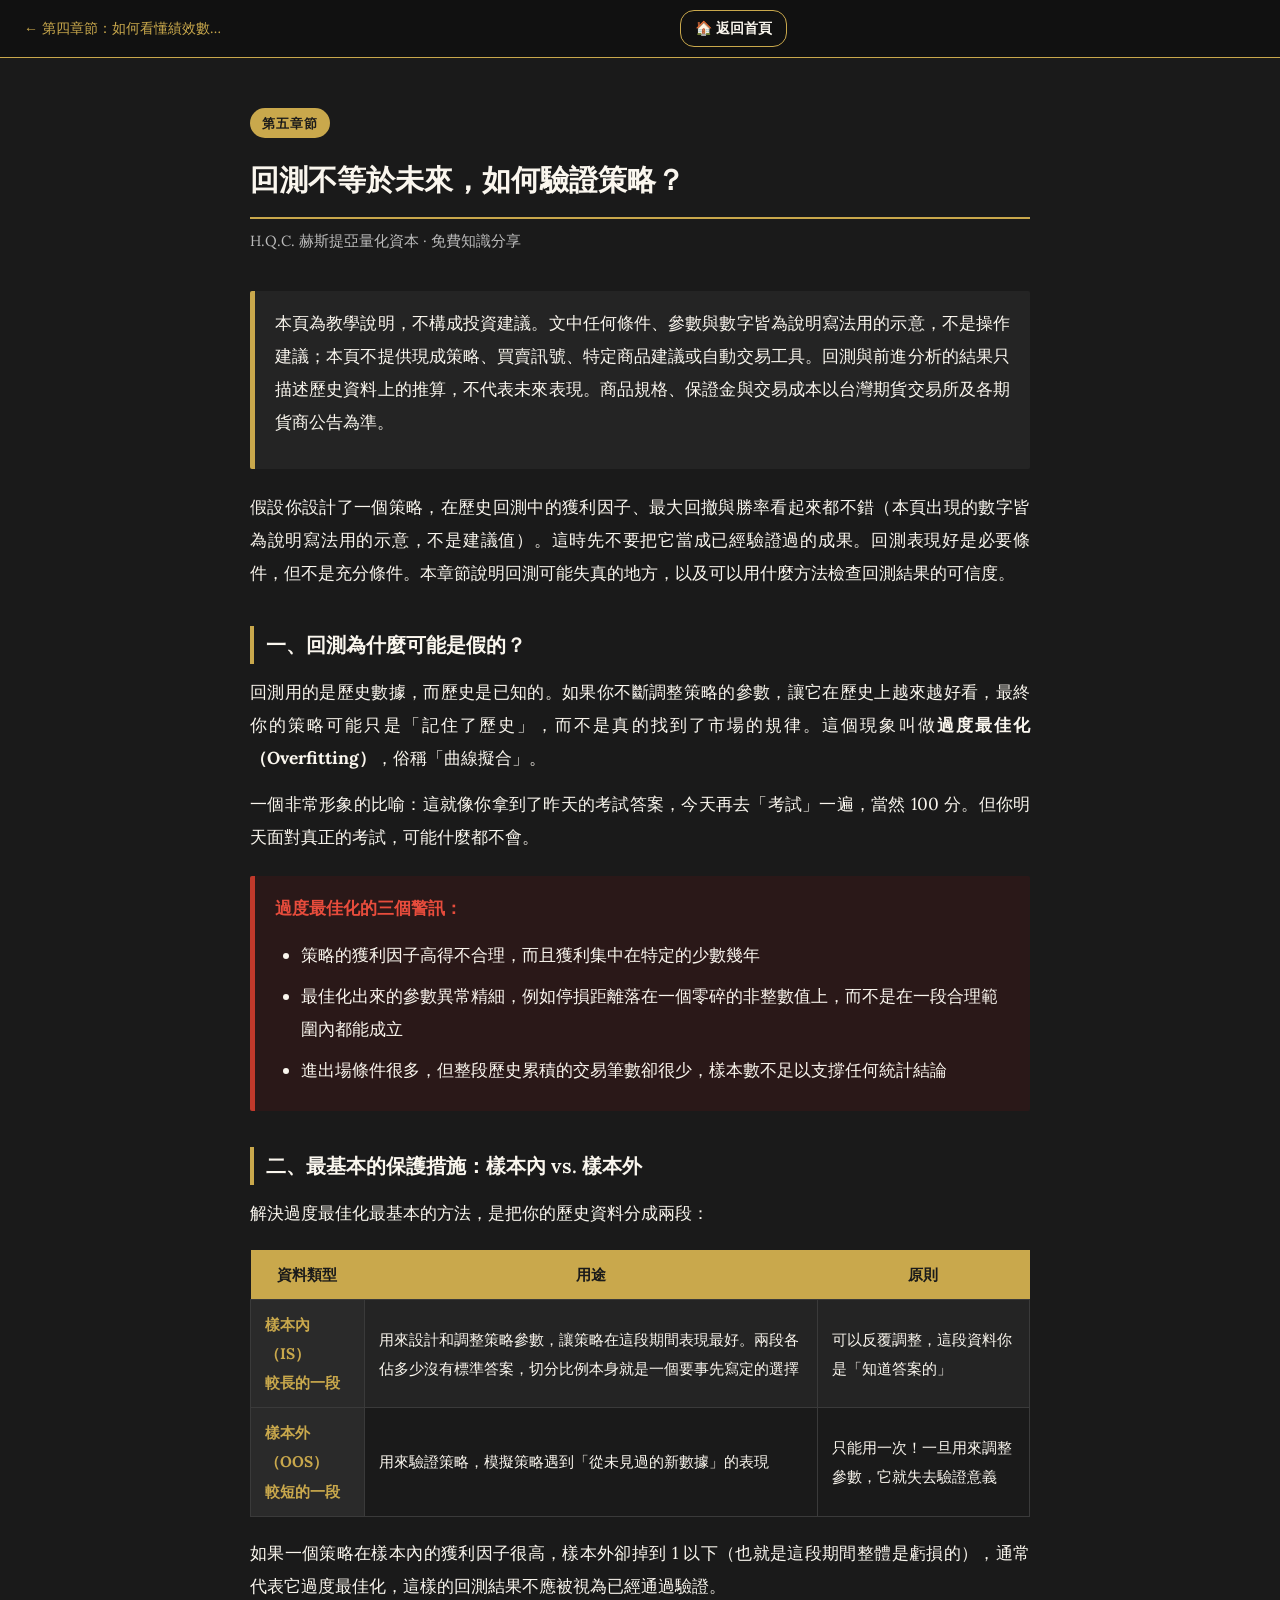
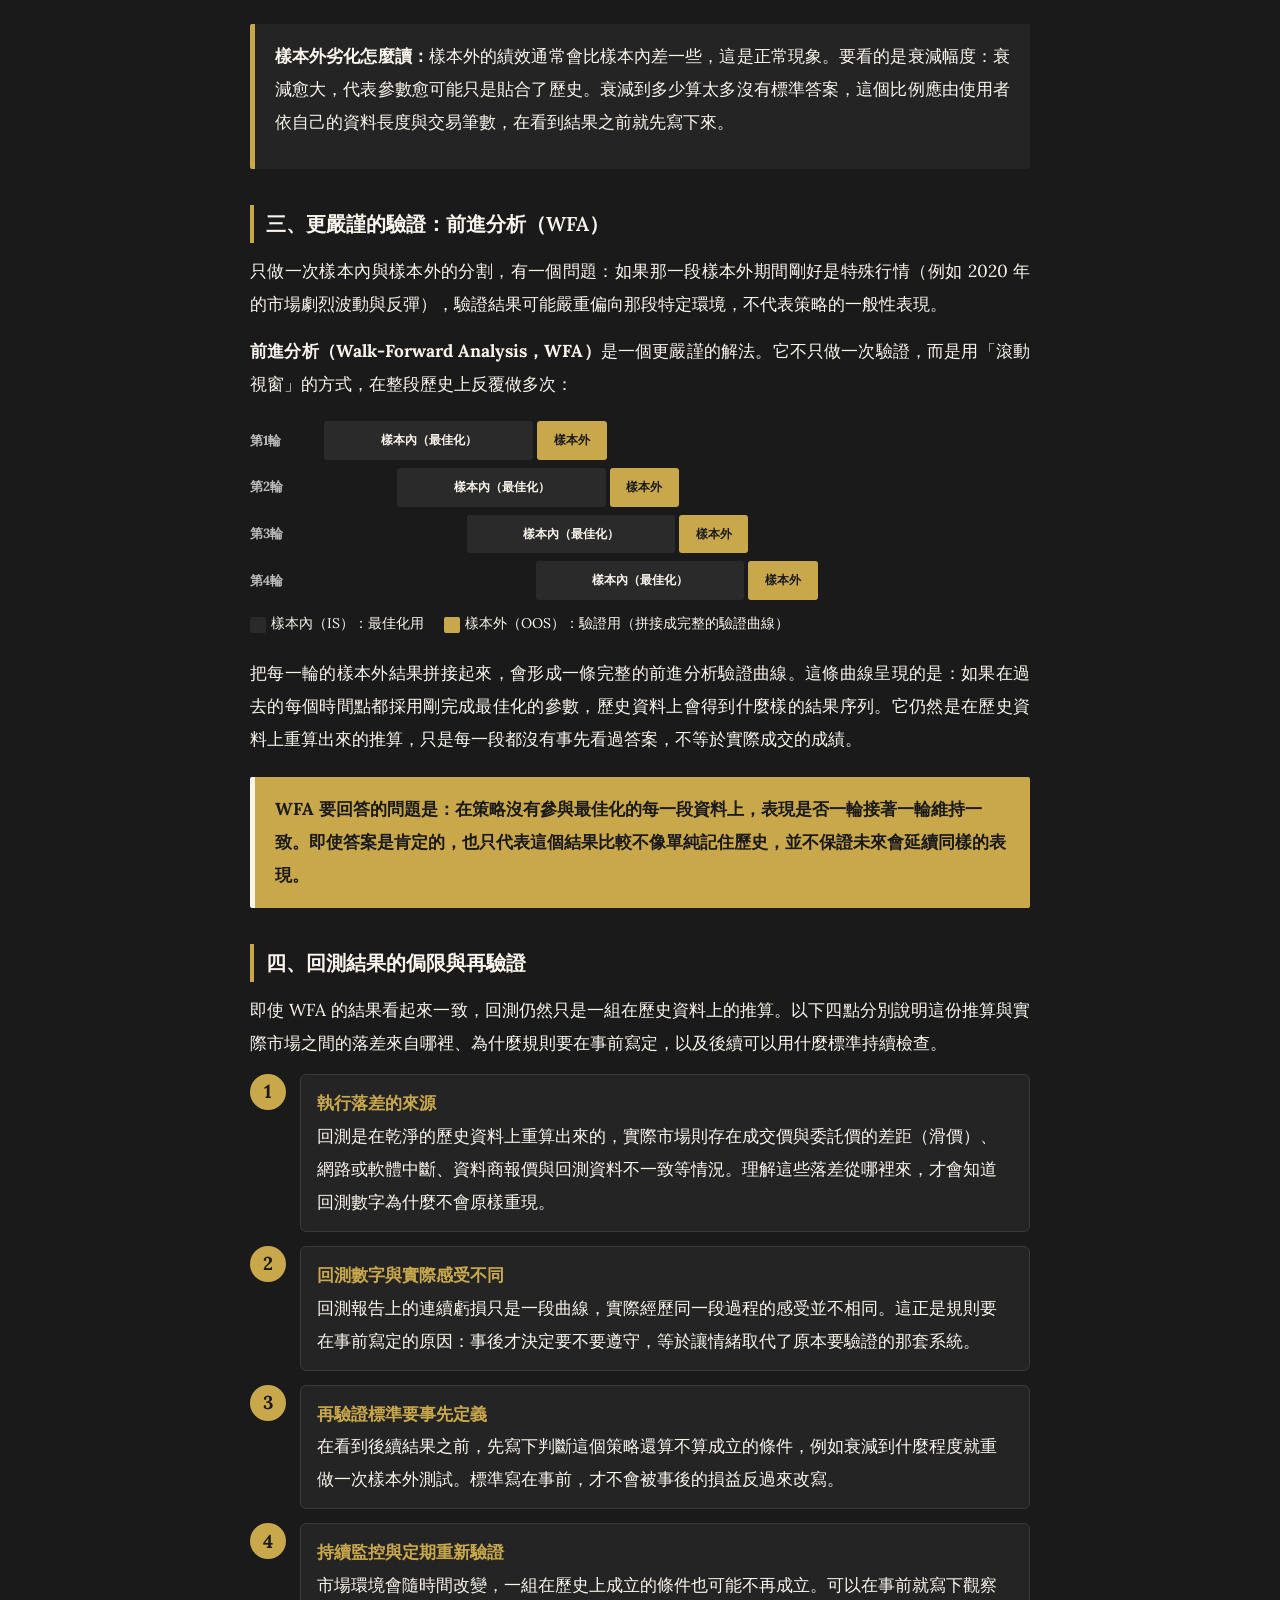
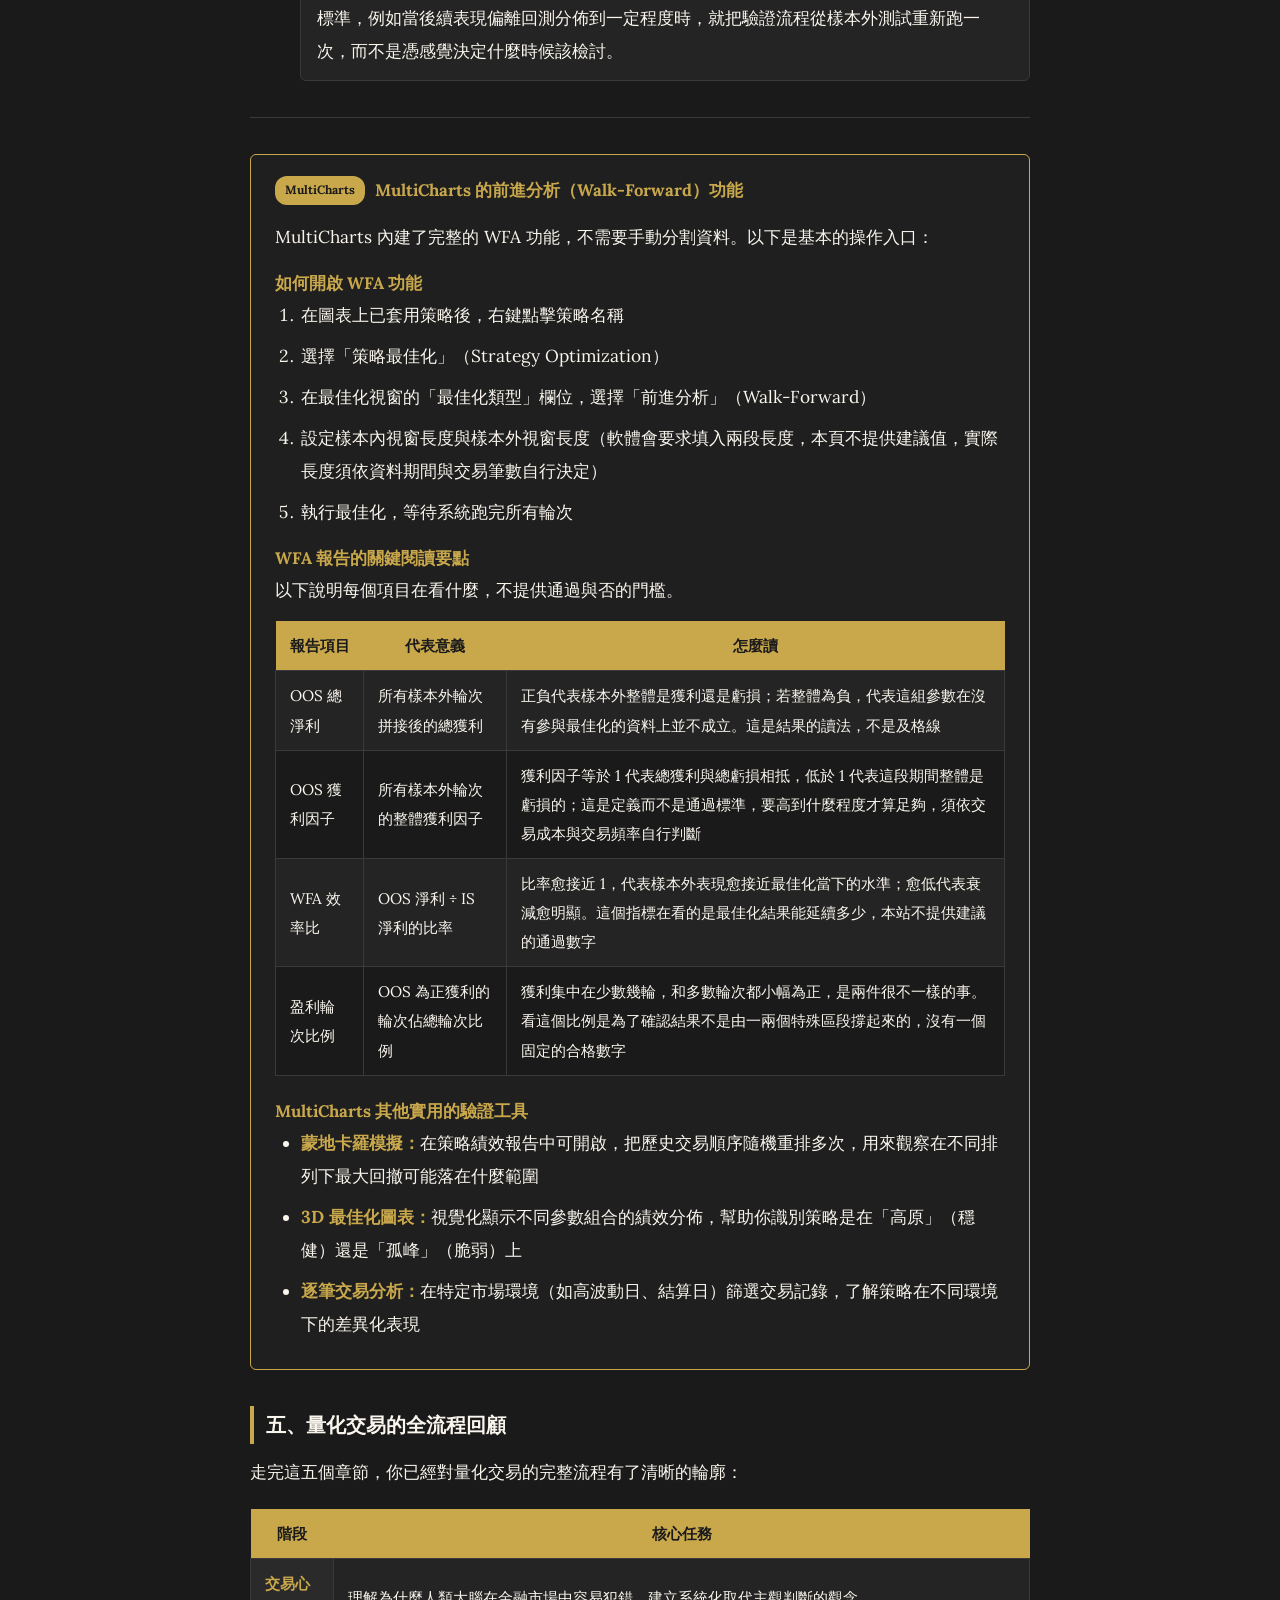
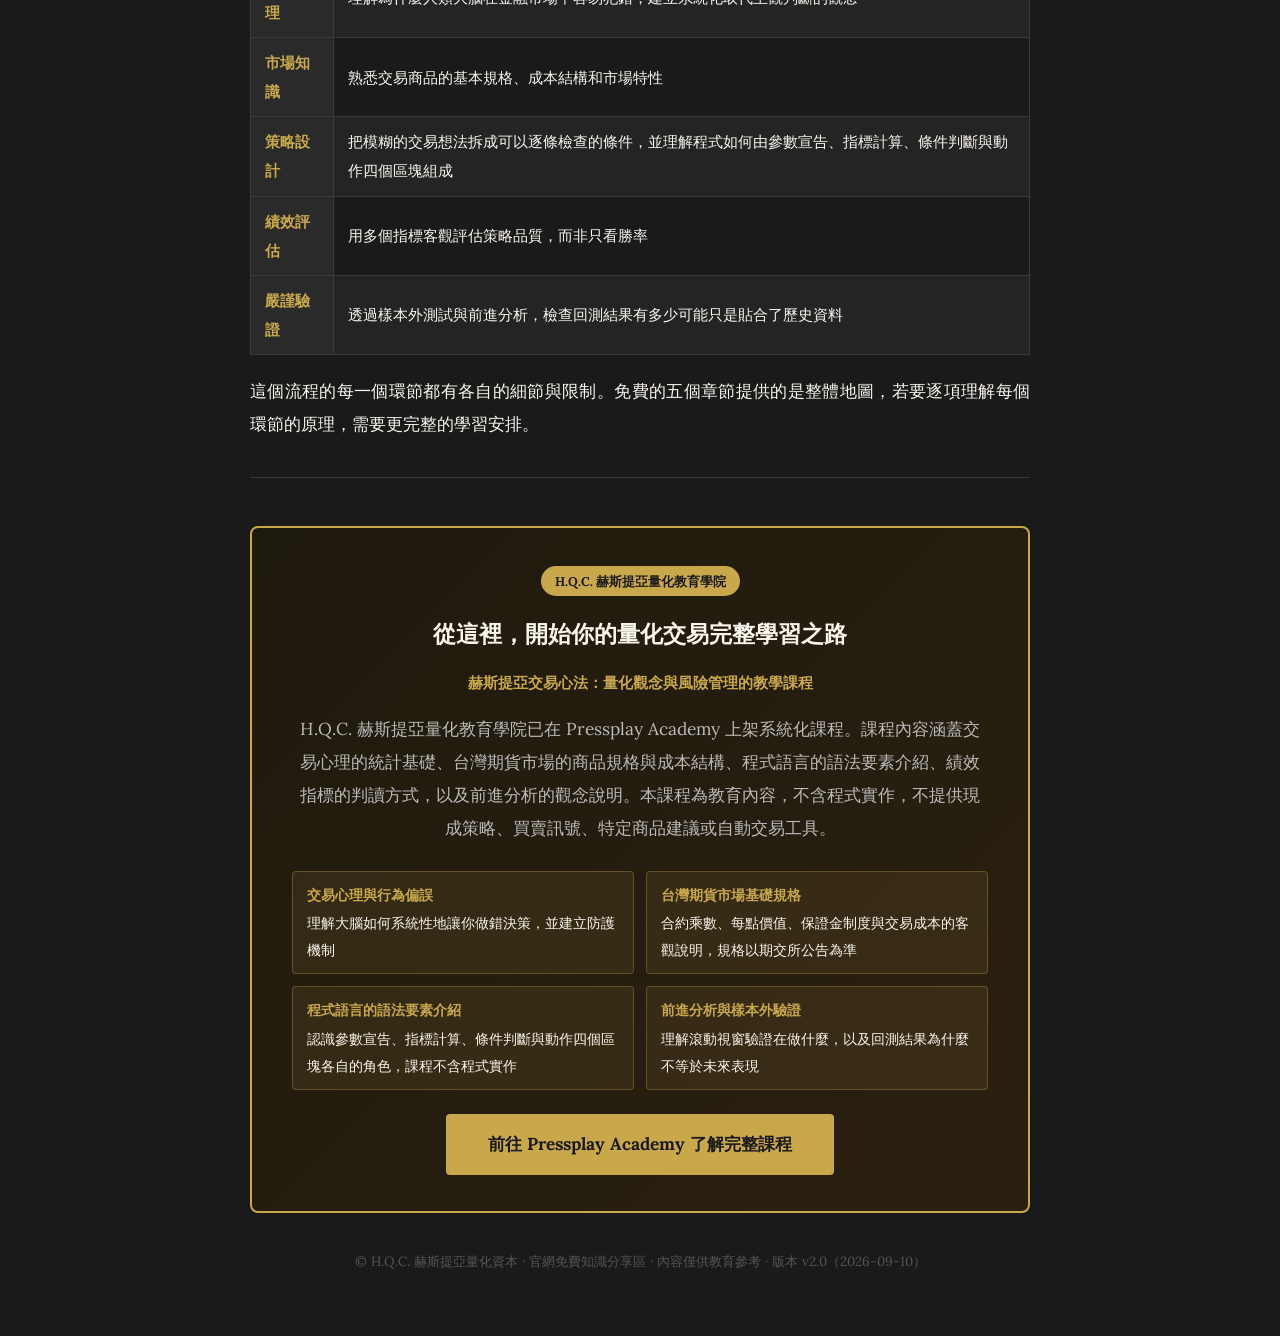
<file: ch5.html>
<!doctype html><html lang=zh-TW><head><meta charset=UTF-8><meta content=v2.0 name=hq-version><meta content=2026-09-10 name=hq-version-date><meta content="width=device-width,initial-scale=1.0" name=viewport><title>回測不等於未來，如何驗證策略？｜H.Q.C. 赫斯提亞量化資本</title><style>@import "https://fonts.googleapis.com/css2?family=Lora:ital,wght@0,400;0,600;0,700;1,400&display=swap";*{box-sizing:border-box;margin:0;padding:0}body{color:#faf6ee;background-color:#1a1a1a;font-family:Lora,Source Han Serif TC,思源宋體,Noto Serif CJK TC,serif;font-size:13pt;line-height:1.9}.container{max-width:860px;margin:0 auto;padding:48px 40px}.chapter-badge{color:#1a1a1a;letter-spacing:1px;background:#c9a84c;border-radius:20px;margin-bottom:14px;padding:3px 12px;font-size:9.5pt;font-weight:700;display:inline-block}h1{color:#faf6ee;border-bottom:2px solid #c9a84c;margin-bottom:8px;padding-bottom:10px;font-size:22pt;font-weight:700}.tagline{color:#bbb;margin-bottom:36px;font-size:11pt}h2{color:#faf6ee;border-left:4px solid #c9a84c;margin-top:36px;margin-bottom:12px;padding-left:12px;font-size:15pt;font-weight:600}h3{color:#c9a84c;margin-top:22px;margin-bottom:8px;font-size:13pt;font-weight:700}p{text-align:justify;margin-bottom:14px}.highlight-box{background-color:#242424;border-left:5px solid #c9a84c;border-radius:2px;margin:22px 0;padding:16px 20px}.key-insight{color:#1a1a1a;background-color:#c9a84c;border-left:5px solid #faf6ee;border-radius:2px;margin:22px 0;padding:16px 20px;font-weight:700}.danger-box{background-color:#2a1818;border-left:5px solid #c0392b;border-radius:2px;margin:22px 0;padding:16px 20px}.warning-box{background-color:#242424;border-left:5px solid #c9a84c;border-radius:2px;margin:22px 0;padding:16px 20px}.mc-box{background-color:#1f1f1f;border:1px solid #c9a84c;border-radius:6px;margin:28px 0;padding:20px 24px}.mc-box .mc-title{align-items:center;gap:10px;margin-bottom:14px;display:flex}.mc-box .mc-icon{color:#1a1a1a;background:#c9a84c;border-radius:12px;padding:3px 10px;font-size:9pt;font-weight:700}.mc-box h3{color:#c9a84c;margin:0;font-size:12.5pt}table{border-collapse:collapse;width:100%;margin:20px 0;font-size:11.5pt}th{color:#1a1a1a;text-align:center;background-color:#c9a84c;padding:10px 14px;font-weight:700}td{vertical-align:middle;color:#faf6ee;border:1px solid #3a3a3a;padding:10px 14px}tr:nth-child(2n) td{background-color:#242424}tr:nth-child(odd) td{background-color:#1a1a1a}td.label-col{color:#c9a84c;font-weight:700;background-color:#2a2a2a!important}.wfa-grid{width:100%;margin:20px 0}.wfa-row{align-items:center;gap:4px;margin-bottom:8px;display:flex}.wfa-label{color:#bbb;flex-shrink:0;min-width:70px;font-size:10pt;font-weight:700}.is-block{color:#faf6ee;text-align:center;background:#2a2a2a;border-radius:3px;padding:8px 0;font-size:9pt;font-weight:700}.oos-block{color:#1a1a1a;text-align:center;background:#c9a84c;border-radius:3px;padding:8px 0;font-size:9pt;font-weight:700}.empty-block{background:0 0}.wfa-legend{gap:20px;margin-top:10px;font-size:10.5pt;display:flex}.legend-is{vertical-align:middle;background:#2a2a2a;border-radius:2px;width:16px;height:16px;margin-right:5px;display:inline-block}.legend-oos{vertical-align:middle;background:#c9a84c;border-radius:2px;width:16px;height:16px;margin-right:5px;display:inline-block}.step-row{align-items:flex-start;gap:14px;margin:14px 0;display:flex}.step-circle{color:#1a1a1a;background:#c9a84c;border-radius:50%;flex-shrink:0;justify-content:center;align-items:center;min-width:36px;height:36px;font-size:14pt;font-weight:700;display:flex}.step-body{background:#242424;border:1px solid #3a3a3a;border-radius:6px;flex:1;padding:12px 16px}ul,ol{margin-bottom:14px;padding-left:26px}li{margin-bottom:8px}hr.divider{border:none;border-top:1px solid #3a3a3a;margin:36px 0}.bold{font-weight:700}.gold{color:#c9a84c;font-weight:700}.red{color:#e74c3c;font-weight:700}.green{color:#58d68d;font-weight:700}.cta-section{text-align:center;background:linear-gradient(135deg,#1f1a0e 0%,#2a2010 100%);border:2px solid #c9a84c;border-radius:8px;margin-top:48px;padding:36px 40px}.cta-section .cta-badge{color:#1a1a1a;background:#c9a84c;border-radius:20px;margin-bottom:16px;padding:3px 14px;font-size:9.5pt;font-weight:700;display:inline-block}.cta-section h2{color:#faf6ee;border:none;margin:0 0 14px;padding:0;font-size:17pt}.cta-section .cta-sub{color:#c9a84c;margin-bottom:16px;font-size:11pt;font-weight:700}.cta-section p{color:#bbb;text-align:center;margin-bottom:26px}.cta-btn{color:#1a1a1a;background:#c9a84c;border-radius:4px;padding:14px 42px;font-family:Lora,serif;font-size:13pt;font-weight:700;text-decoration:none;transition:opacity .2s;display:inline-block}.cta-btn:hover{opacity:.85}.cta-features{text-align:left;grid-template-columns:1fr 1fr;gap:12px;margin:24px 0;display:grid}.cta-feature{background:#c9a84c1a;border:1px solid #c9a84c4d;border-radius:4px;padding:10px 14px;font-size:10.5pt}.cta-feature .f-title{color:#c9a84c;margin-bottom:2px;font-weight:700}</style></head><body><div style="z-index:999;background:#111;border-bottom:1px solid #c9a84c;justify-content:space-between;align-items:center;gap:12px;padding:10px 24px;font-family:Lora,serif;display:flex;position:sticky;top:0"><a href=ch4.html style=color:#c9a84c;white-space:nowrap;text-overflow:ellipsis;max-width:200px;font-size:10.5pt;text-decoration:none;display:block;overflow:hidden>← 第四章節：如何看懂績效數字？</a><a style="color:#faf6ee;white-space:nowrap;border:1px solid #c9a84c;border-radius:14px;flex-shrink:0;padding:4px 14px;font-size:10.5pt;font-weight:700;text-decoration:none" href=index.html>🏠 返回首頁</a><span style=opacity:0;pointer-events:none;font-size:10.5pt>→</span></div><div class=container><div class=chapter-badge>第五章節</div><h1>回測不等於未來，如何驗證策略？</h1><p class=tagline>H.Q.C. 赫斯提亞量化資本 · 免費知識分享</p><div class=warning-box><p>本頁為教學說明，不構成投資建議。文中任何條件、參數與數字皆為說明寫法用的示意，不是操作建議；本頁不提供現成策略、買賣訊號、特定商品建議或自動交易工具。回測與前進分析的結果只描述歷史資料上的推算，不代表未來表現。商品規格、保證金與交易成本以台灣期貨交易所及各期貨商公告為準。</p></div><p>假設你設計了一個策略，在歷史回測中的獲利因子、最大回撤與勝率看起來都不錯（本頁出現的數字皆為說明寫法用的示意，不是建議值）。這時先不要把它當成已經驗證過的成果。回測表現好是必要條件，但不是充分條件。本章節說明回測可能失真的地方，以及可以用什麼方法檢查回測結果的可信度。</p><h2>一、回測為什麼可能是假的？</h2><p>回測用的是歷史數據，而歷史是已知的。如果你不斷調整策略的參數，讓它在歷史上越來越好看，最終你的策略可能只是「記住了歷史」，而不是真的找到了市場的規律。這個現象叫做<span class=bold>過度最佳化（Overfitting）</span>，俗稱「曲線擬合」。</p><p>一個非常形象的比喻：這就像你拿到了昨天的考試答案，今天再去「考試」一遍，當然 100 分。但你明天面對真正的考試，可能什麼都不會。</p><div class=danger-box><p><span class=bold style=color:#e74c3c>過度最佳化的三個警訊：</span></p><ul style=margin-bottom:0><li>策略的獲利因子高得不合理，而且獲利集中在特定的少數幾年</li><li>最佳化出來的參數異常精細，例如停損距離落在一個零碎的非整數值上，而不是在一段合理範圍內都能成立</li><li>進出場條件很多，但整段歷史累積的交易筆數卻很少，樣本數不足以支撐任何統計結論</li></ul></div><h2>二、最基本的保護措施：樣本內 vs. 樣本外</h2><p>解決過度最佳化最基本的方法，是把你的歷史資料分成兩段：</p><table><tr><th>資料類型</th><th>用途</th><th>原則</th></tr><tr><td class=label-col>樣本內（IS）<br>較長的一段</td><td>用來設計和調整策略參數，讓策略在這段期間表現最好。兩段各佔多少沒有標準答案，切分比例本身就是一個要事先寫定的選擇</td><td>可以反覆調整，這段資料你是「知道答案的」</td></tr><tr><td class=label-col>樣本外（OOS）<br>較短的一段</td><td>用來驗證策略，模擬策略遇到「從未見過的新數據」的表現</td><td>只能用一次！一旦用來調整參數，它就失去驗證意義</td></tr></table><p>如果一個策略在樣本內的獲利因子很高，樣本外卻掉到 1 以下（也就是這段期間整體是虧損的），通常代表它過度最佳化，這樣的回測結果不應被視為已經通過驗證。</p><div class=highlight-box><p><span class=bold>樣本外劣化怎麼讀：</span>樣本外的績效通常會比樣本內差一些，這是正常現象。要看的是衰減幅度：衰減愈大，代表參數愈可能只是貼合了歷史。衰減到多少算太多沒有標準答案，這個比例應由使用者依自己的資料長度與交易筆數，在看到結果之前就先寫下來。</p></div><h2>三、更嚴謹的驗證：前進分析（WFA）</h2><p>只做一次樣本內與樣本外的分割，有一個問題：如果那一段樣本外期間剛好是特殊行情（例如 2020 年的市場劇烈波動與反彈），驗證結果可能嚴重偏向那段特定環境，不代表策略的一般性表現。</p><p><span class=bold>前進分析（Walk-Forward Analysis，WFA）</span>是一個更嚴謹的解法。它不只做一次驗證，而是用「滾動視窗」的方式，在整段歷史上反覆做多次：</p><div class=wfa-grid><div class=wfa-row><div class=wfa-label>第1輪</div><div class=is-block style=flex:3>樣本內（最佳化）</div><div class=oos-block style=flex:1>樣本外</div><div class=empty-block style=flex:6></div></div><div class=wfa-row><div class=wfa-label>第2輪</div><div class=empty-block style=flex:1></div><div class=is-block style=flex:3>樣本內（最佳化）</div><div class=oos-block style=flex:1>樣本外</div><div class=empty-block style=flex:5></div></div><div class=wfa-row><div class=wfa-label>第3輪</div><div class=empty-block style=flex:2></div><div class=is-block style=flex:3>樣本內（最佳化）</div><div class=oos-block style=flex:1>樣本外</div><div class=empty-block style=flex:4></div></div><div class=wfa-row><div class=wfa-label>第4輪</div><div class=empty-block style=flex:3></div><div class=is-block style=flex:3>樣本內（最佳化）</div><div class=oos-block style=flex:1>樣本外</div><div class=empty-block style=flex:3></div></div><div class=wfa-legend><span><span class=legend-is></span>樣本內（IS）：最佳化用</span><span><span class=legend-oos></span>樣本外（OOS）：驗證用（拼接成完整的驗證曲線）</span></div></div><p>把每一輪的樣本外結果拼接起來，會形成一條完整的前進分析驗證曲線。這條曲線呈現的是：如果在過去的每個時間點都採用剛完成最佳化的參數，歷史資料上會得到什麼樣的結果序列。它仍然是在歷史資料上重算出來的推算，只是每一段都沒有事先看過答案，不等於實際成交的成績。</p><div class=key-insight>WFA 要回答的問題是：在策略沒有參與最佳化的每一段資料上，表現是否一輪接著一輪維持一致。即使答案是肯定的，也只代表這個結果比較不像單純記住歷史，並不保證未來會延續同樣的表現。</div><h2>四、回測結果的侷限與再驗證</h2><p>即使 WFA 的結果看起來一致，回測仍然只是一組在歷史資料上的推算。以下四點分別說明這份推算與實際市場之間的落差來自哪裡、為什麼規則要在事前寫定，以及後續可以用什麼標準持續檢查。</p><div class=step-row><div class=step-circle>1</div><div class=step-body><span class="bold gold">執行落差的來源</span><br> 回測是在乾淨的歷史資料上重算出來的，實際市場則存在成交價與委託價的差距（滑價）、網路或軟體中斷、資料商報價與回測資料不一致等情況。理解這些落差從哪裡來，才會知道回測數字為什麼不會原樣重現。</div></div><div class=step-row><div class=step-circle>2</div><div class=step-body><span class="bold gold">回測數字與實際感受不同</span><br> 回測報告上的連續虧損只是一段曲線，實際經歷同一段過程的感受並不相同。這正是規則要在事前寫定的原因：事後才決定要不要遵守，等於讓情緒取代了原本要驗證的那套系統。</div></div><div class=step-row><div class=step-circle>3</div><div class=step-body><span class="bold gold">再驗證標準要事先定義</span><br> 在看到後續結果之前，先寫下判斷這個策略還算不算成立的條件，例如衰減到什麼程度就重做一次樣本外測試。標準寫在事前，才不會被事後的損益反過來改寫。</div></div><div class=step-row><div class=step-circle>4</div><div class=step-body><span class="bold gold">持續監控與定期重新驗證</span><br> 市場環境會隨時間改變，一組在歷史上成立的條件也可能不再成立。可以在事前就寫下觀察標準，例如當後續表現偏離回測分佈到一定程度時，就把驗證流程從樣本外測試重新跑一次，而不是憑感覺決定什麼時候該檢討。</div></div><hr class=divider><div class=mc-box><div class=mc-title><span class=mc-icon>MultiCharts</span><h3>MultiCharts 的前進分析（Walk-Forward）功能</h3></div><p>MultiCharts 內建了完整的 WFA 功能，不需要手動分割資料。以下是基本的操作入口：</p><h3>如何開啟 WFA 功能</h3><ol><li>在圖表上已套用策略後，右鍵點擊策略名稱</li><li>選擇「策略最佳化」（Strategy Optimization）</li><li>在最佳化視窗的「最佳化類型」欄位，選擇「前進分析」（Walk-Forward）</li><li>設定樣本內視窗長度與樣本外視窗長度（軟體會要求填入兩段長度，本頁不提供建議值，實際長度須依資料期間與交易筆數自行決定）</li><li>執行最佳化，等待系統跑完所有輪次</li></ol><h3>WFA 報告的關鍵閱讀要點</h3><p>以下說明每個項目在看什麼，不提供通過與否的門檻。</p><table style=margin-top:10px><tr><th>報告項目</th><th>代表意義</th><th>怎麼讀</th></tr><tr><td>OOS 總淨利</td><td>所有樣本外輪次拼接後的總獲利</td><td>正負代表樣本外整體是獲利還是虧損；若整體為負，代表這組參數在沒有參與最佳化的資料上並不成立。這是結果的讀法，不是及格線</td></tr><tr><td>OOS 獲利因子</td><td>所有樣本外輪次的整體獲利因子</td><td>獲利因子等於 1 代表總獲利與總虧損相抵，低於 1 代表這段期間整體是虧損的；這是定義而不是通過標準，要高到什麼程度才算足夠，須依交易成本與交易頻率自行判斷</td></tr><tr><td>WFA 效率比</td><td>OOS 淨利 ÷ IS 淨利的比率</td><td>比率愈接近 1，代表樣本外表現愈接近最佳化當下的水準；愈低代表衰減愈明顯。這個指標在看的是最佳化結果能延續多少，本站不提供建議的通過數字</td></tr><tr><td>盈利輪次比例</td><td>OOS 為正獲利的輪次佔總輪次比例</td><td>獲利集中在少數幾輪，和多數輪次都小幅為正，是兩件很不一樣的事。看這個比例是為了確認結果不是由一兩個特殊區段撐起來的，沒有一個固定的合格數字</td></tr></table><h3>MultiCharts 其他實用的驗證工具</h3><ul style=margin-bottom:0><li><span class=gold>蒙地卡羅模擬：</span>在策略績效報告中可開啟，把歷史交易順序隨機重排多次，用來觀察在不同排列下最大回撤可能落在什麼範圍</li><li><span class=gold>3D 最佳化圖表：</span>視覺化顯示不同參數組合的績效分佈，幫助你識別策略是在「高原」（穩健）還是「孤峰」（脆弱）上</li><li><span class=gold>逐筆交易分析：</span>在特定市場環境（如高波動日、結算日）篩選交易記錄，了解策略在不同環境下的差異化表現</li></ul></div><h2>五、量化交易的全流程回顧</h2><p>走完這五個章節，你已經對量化交易的完整流程有了清晰的輪廓：</p><table><tr><th>階段</th><th>核心任務</th></tr><tr><td class=label-col>交易心理</td><td>理解為什麼人類大腦在金融市場中容易犯錯，建立系統化取代主觀判斷的觀念</td></tr><tr><td class=label-col>市場知識</td><td>熟悉交易商品的基本規格、成本結構和市場特性</td></tr><tr><td class=label-col>策略設計</td><td>把模糊的交易想法拆成可以逐條檢查的條件，並理解程式如何由參數宣告、指標計算、條件判斷與動作四個區塊組成</td></tr><tr><td class=label-col>績效評估</td><td>用多個指標客觀評估策略品質，而非只看勝率</td></tr><tr><td class=label-col>嚴謹驗證</td><td>透過樣本外測試與前進分析，檢查回測結果有多少可能只是貼合了歷史資料</td></tr></table><p>這個流程的每一個環節都有各自的細節與限制。免費的五個章節提供的是整體地圖，若要逐項理解每個環節的原理，需要更完整的學習安排。</p><hr class=divider><div class=cta-section><div class=cta-badge>H.Q.C. 赫斯提亞量化教育學院</div><h2>從這裡，開始你的量化交易完整學習之路</h2><p class=cta-sub>赫斯提亞交易心法：量化觀念與風險管理的教學課程</p><p>H.Q.C. 赫斯提亞量化教育學院已在 Pressplay Academy 上架系統化課程。課程內容涵蓋交易心理的統計基礎、台灣期貨市場的商品規格與成本結構、程式語言的語法要素介紹、績效指標的判讀方式，以及前進分析的觀念說明。本課程為教育內容，不含程式實作，不提供現成策略、買賣訊號、特定商品建議或自動交易工具。</p><div class=cta-features><div class=cta-feature><div class=f-title>交易心理與行為偏誤</div> 理解大腦如何系統性地讓你做錯決策，並建立防護機制</div><div class=cta-feature><div class=f-title>台灣期貨市場基礎規格</div> 合約乘數、每點價值、保證金制度與交易成本的客觀說明，規格以期交所公告為準</div><div class=cta-feature><div class=f-title>程式語言的語法要素介紹</div> 認識參數宣告、指標計算、條件判斷與動作四個區塊各自的角色，課程不含程式實作</div><div class=cta-feature><div class=f-title>前進分析與樣本外驗證</div> 理解滾動視窗驗證在做什麼，以及回測結果為什麼不等於未來表現</div></div><a class=cta-btn href=https://www.pressplay.cc/link/s/9F24399F rel=noopener target=_blank>前往 Pressplay Academy 了解完整課程</a></div><p style=text-align:center;color:#555;margin-top:36px;font-size:10pt>© H.Q.C. 赫斯提亞量化資本 · 官網免費知識分享區 · 內容僅供教育參考 · 版本 v2.0（2026-09-10）</p></div></body></html>
</file>
<file: persona-lab/style.css>
/*
 * 展示頁樣式（showcase_frontend/style.css）
 *
 * 做什麼：對話頁與評估報告頁共用的樣式。配色與字體沿用官網首頁（LEE 2026-09-26 裁示，設計書 ADR-0027）：
 *   深色底 #121212 與 #1a1a1a、米白字 #EAE7E0（次要文字取 75% 透明度）、品牌金 #D4AF37 用在標題、邊框、按鈕與重點，
 *   主要按鈕金底黑字，卡片細邊框用灰 #1f2937 或金色 50% 透明。官網只有深色版，本頁也只有深色一套，不跟隨裝置淺色設定。
 *   字體寫 Lora、Noto Serif TC 開頭再接系統襯線字；內容安全政策只允許同站字型，本頁不載入任何外部字型或圖片，
 *   訪客電腦有裝這兩套字就用，沒有就退回系統內建的襯線字。
 * 輸入：index.html 與 report.html 的類名；app.js 以 CSSOM 設定的長條圖位置與寬度。
 * 輸出：畫面樣式。
 * 失敗時：本檔載入失敗時頁面仍可用（純文字排版），hidden 屬性由瀏覽器預設樣式隱藏。
 */

/* [前端] 色票與字體（官網配色；主要文字對背景的對比度都在 4.5 比 1 以上，金色小字在兩種底色上約 8 比 1） */
:root {
  color-scheme: dark;
  --c-bg: #121212;
  --c-surface: #1a1a1a;
  --c-surface-alt: #222222;
  --c-ink: #EAE7E0;
  --c-ink-soft: rgba(234, 231, 224, 0.75);
  --c-line: #1f2937;
  --c-line-gold: rgba(212, 175, 55, 0.5);
  --c-gold: #D4AF37;
  --c-gold-bright: #E0BF52;
  --c-accent: #D4AF37;
  --c-accent-strong: #D4AF37;
  --c-accent-soft: rgba(212, 175, 55, 0.14);
  --c-focus: rgba(212, 175, 55, 0.45);
  --c-on-accent: #121212;
  --c-user: rgba(212, 175, 55, 0.1);
  --c-user-line: rgba(212, 175, 55, 0.35);
  --c-warn: #f0b35a;
  --c-warn-soft: #2a2110;
  --c-danger: #f28b82;
  --c-danger-soft: #2e1614;
  --c-pos: #D4AF37;
  --c-neg: #c0714f;
  --c-hit: #EAE7E0;
  --c-expr-smile: #8fc79a;
  --c-expr-stern: #f28b82;
  --c-expr-ponder: #9dbbe3;
  --c-expr-surprise: #f0b35a;
  --c-expr-concern: #c3a6e6;
  --c-scrim: rgba(0, 0, 0, 0.72);
  --c-shadow: rgba(0, 0, 0, 0.55);
  --f-serif: Lora, "Noto Serif TC", "Songti TC", "PMingLiU", "MingLiU", "Times New Roman", serif;
  --f-mono: ui-monospace, "SFMono-Regular", Consolas, "Liberation Mono", monospace;
}

/* [前端] 基礎 */
*,
*::before,
*::after {
  box-sizing: border-box;
}

[hidden] {
  display: none !important;
}

html {
  -webkit-text-size-adjust: 100%;
  text-size-adjust: 100%;
}

body {
  margin: 0;
  background: var(--c-bg);
  color: var(--c-ink);
  font-family: var(--f-serif);
  font-size: 16px;
  line-height: 1.65;
}

a {
  color: var(--c-gold);
}

code,
pre {
  font-family: var(--f-mono);
}

.skip-link {
  position: absolute;
  left: -9999px;
  top: 8px;
}

.skip-link:focus {
  left: 12px;
  z-index: 100;
  background: var(--c-surface);
  padding: 6px 10px;
  border-radius: 6px;
}

.visually-hidden {
  position: absolute;
  width: 1px;
  height: 1px;
  margin: -1px;
  padding: 0;
  overflow: hidden;
  clip: rect(0 0 0 0);
  white-space: nowrap;
  border: 0;
}

.muted {
  color: var(--c-ink-soft);
}

/* [前端] 頁首、頁面寬度、頁尾 */
.site-head {
  background: var(--c-surface);
  border-bottom: 1px solid var(--c-line-gold);
}

.site-head-inner {
  max-width: 1120px;
  margin: 0 auto;
  padding: 12px 16px;
  display: flex;
  flex-wrap: wrap;
  gap: 8px 24px;
  align-items: center;
  justify-content: space-between;
}

.site-name {
  margin: 0;
  font-weight: 700;
  letter-spacing: 0.02em;
  color: var(--c-gold);
}

.site-nav {
  display: flex;
  flex-wrap: wrap;
  gap: 4px 18px;
}

.site-nav a {
  text-decoration: none;
  color: var(--c-ink-soft);
  padding: 4px 2px;
  border-bottom: 2px solid transparent;
}

.site-nav a:hover {
  color: var(--c-gold);
}

.site-nav a[aria-current="page"] {
  color: var(--c-gold);
  border-bottom-color: var(--c-gold);
}

.page {
  max-width: 1120px;
  margin: 0 auto;
  padding: 20px 16px 40px;
}

.site-foot {
  border-top: 1px solid var(--c-line-gold);
  background: var(--c-surface);
  color: var(--c-ink-soft);
  font-size: 0.85rem;
  padding: 10px 0;
}

.site-foot p {
  max-width: 1120px;
  margin: 0 auto;
  padding: 2px 16px;
}

/* 危機協議求助專線（設計書 ADR-0021），字色與頁尾其他句相同，只加粗 */
.site-foot .crisis-line {
  font-weight: 600;
}

/* [前端] 確認中與時段外畫面 */
.screen-loading,
.screen-offline {
  text-align: center;
  padding: 64px 16px;
}

.offline-title {
  font-size: 1.5rem;
  margin: 0 0 12px;
  color: var(--c-gold);
}

.offline-hours {
  font-size: 1.15rem;
  font-weight: 600;
  margin: 0 0 8px;
}

.offline-note {
  color: var(--c-ink-soft);
  margin: 0;
}

/* [前端] 對話畫面：說明、通行碼 */
.chat-intro h1 {
  font-size: 1.4rem;
  margin: 0 0 8px;
  color: var(--c-gold);
}

.chat-intro p {
  margin: 0 0 8px;
  color: var(--c-ink-soft);
}

/* 回覆等待時間與日期問題的說明（2026-10-04 起是兩行短句，完整說明在報告頁的已知限制一節；2026-10-03 依本機實測改寫；原為 LEE 2026-09-27 裁示的第一句要等模型載入說明） */
.chat-intro .first-reply-note {
  padding: 6px 10px;
  background: var(--c-surface-alt);
  border-left: 3px solid var(--c-line-gold);
  border-radius: 4px;
}

.session-line code {
  background: var(--c-surface-alt);
  border: 1px solid var(--c-line);
  padding: 0 6px;
  border-radius: 4px;
}

.access,
.access-ok {
  background: var(--c-surface);
  border: 1px solid var(--c-line);
  border-radius: 10px;
  padding: 12px 14px;
  margin: 12px 0;
}

.access-label {
  display: block;
  font-weight: 600;
  margin-bottom: 6px;
}

.access-row {
  display: flex;
  gap: 8px;
}

.access-row input {
  flex: 1;
  min-width: 0;
}

.access-ok {
  display: flex;
  flex-wrap: wrap;
  gap: 8px;
  align-items: center;
  justify-content: space-between;
  color: var(--c-ink-soft);
}

.hint {
  margin: 6px 0 0;
  font-size: 0.85rem;
  color: var(--c-ink-soft);
}

.error {
  margin: 6px 0 0;
  color: var(--c-danger);
}

/* [前端] 表單元件與按鈕 */
input,
textarea {
  font: inherit;
  color: inherit;
  background: var(--c-surface-alt);
  border: 1px solid var(--c-line);
  border-radius: 8px;
  padding: 8px 10px;
}

input:focus,
textarea:focus {
  outline: 3px solid var(--c-focus);
  outline-offset: 1px;
  border-color: var(--c-accent);
}

textarea:disabled {
  opacity: 0.6;
}

.btn {
  font: inherit;
  min-height: 40px;
  padding: 8px 14px;
  border: 1px solid var(--c-line-gold);
  border-radius: 8px;
  background: var(--c-surface);
  color: var(--c-ink);
  cursor: pointer;
}

.btn:hover:not(:disabled) {
  border-color: var(--c-gold);
  color: var(--c-gold);
}

.btn:focus-visible {
  outline: 3px solid var(--c-focus);
  outline-offset: 1px;
  border-color: var(--c-accent);
}

.btn:disabled {
  opacity: 0.5;
  cursor: not-allowed;
}

.btn-primary {
  background: var(--c-gold);
  border-color: var(--c-gold);
  color: var(--c-on-accent);
  font-weight: 700;
}

.btn-primary:hover:not(:disabled) {
  background: var(--c-gold-bright);
  border-color: var(--c-gold-bright);
  color: var(--c-on-accent);
}

.btn-danger,
.btn-danger:hover:not(:disabled) {
  border-color: var(--c-danger);
  color: var(--c-danger);
}

.btn-quiet {
  background: transparent;
}

/* [前端] 對話紀錄 */
.chat-log {
  display: flex;
  flex-direction: column;
  gap: 14px;
  margin: 16px 0;
}

.turn-user {
  align-self: flex-end;
  max-width: min(640px, 92%);
}

.turn-user.pending {
  opacity: 0.7;
}

.bubble-user {
  margin: 0;
  padding: 10px 14px;
  background: var(--c-user);
  border: 1px solid var(--c-user-line);
  border-radius: 14px 14px 4px 14px;
  white-space: pre-wrap;
  overflow-wrap: anywhere;
}

.turn-wait {
  color: var(--c-ink-soft);
  font-size: 0.95rem;
}

.wait-text {
  margin: 0;
}

/* 標註面板一律在回覆下方（LEE 2026-09-27 裁示，原本寬螢幕放右側 360px 欄） */
.turn-reply {
  display: grid;
  grid-template-columns: minmax(0, 1fr);
  gap: 12px;
  padding: 14px;
  background: var(--c-surface);
  border: 1px solid var(--c-line);
  border-radius: 14px;
}

.turn-reply.is-blocked {
  border-color: var(--c-danger);
}

.reply-head {
  display: flex;
  flex-wrap: wrap;
  gap: 6px 10px;
  align-items: center;
  margin-bottom: 6px;
}

.speaker {
  font-weight: 700;
  color: var(--c-gold);
}

.expr {
  font-family: var(--f-mono);
  font-size: 0.8rem;
  padding: 0 10px;
  border: 1px solid currentColor;
  border-radius: 999px;
}

.expr-SMILE {
  color: var(--c-expr-smile);
}

.expr-STERN {
  color: var(--c-expr-stern);
}

.expr-PONDER {
  color: var(--c-expr-ponder);
}

.expr-SURPRISE {
  color: var(--c-expr-surprise);
}

.expr-none {
  color: var(--c-ink-soft);
}

/* [前端] 情緒 v2 細分表情與內在狀態標籤（後端回應有 emotion.detail 時才出現，設計書 ADR-0040）：
   細分表情依色調沿用四態的顏色，關切類（關切、心疼、擔憂、歉意）另用淡紫；內在狀態用虛線框，正愉悅分區為金色。 */
.face,
.mood {
  font-size: 0.8rem;
  padding: 0 10px;
  border: 1px solid currentColor;
  border-radius: 999px;
}

.mood {
  border-style: dashed;
}

.face-smile {
  color: var(--c-expr-smile);
}

.face-ponder {
  color: var(--c-expr-ponder);
}

.face-surprise {
  color: var(--c-expr-surprise);
}

.face-stern,
.mood-stern {
  color: var(--c-expr-stern);
}

.face-concern,
.mood-concern {
  color: var(--c-expr-concern);
}

.mood-warm {
  color: var(--c-gold);
}

.face-neutral,
.face-none,
.mood-neutral,
.mood-none {
  color: var(--c-ink-soft);
}

.tag-blocked {
  font-size: 0.8rem;
  padding: 0 8px;
  border-radius: 4px;
  color: var(--c-danger);
  background: var(--c-danger-soft);
}

.turn-no {
  margin-left: auto;
  font-size: 0.8rem;
  color: var(--c-ink-soft);
}

.reply-text {
  margin: 0;
  white-space: pre-wrap;
  overflow-wrap: anywhere;
}

.contract-note {
  margin: 8px 0 0;
  font-size: 0.85rem;
  color: var(--c-warn);
}

/* [前端] 標註面板 */
.annot {
  min-width: 0;
  padding: 10px 12px;
  font-size: 0.88rem;
  background: var(--c-surface-alt);
  border: 1px solid var(--c-line);
  border-radius: 10px;
}

/* 整個面板預設收合（LEE 2026-10-04 裁示，設計書 ADR-0054）：六個區塊都在 details 裡，收合時只露出摘要列。
   展開後區塊依高度流進多欄（每欄至少 300px），手機自動變一欄，避免面板拉得太長 */
.annot-body {
  columns: 3 300px;
  column-gap: 20px;
  margin-top: 10px;
}

.annot-body .annot-sec {
  break-inside: avoid;
  margin: 0 0 12px;
}

.annot-summary {
  cursor: pointer;
  color: var(--c-ink-soft);
  font-size: 0.85rem;
  border-radius: 4px;
}

/* 輸入框黏在視窗底部（高約 180px），面板收合後摘要列正好落在它後面。新的一則捲入畫面，或摘要列取得鍵盤焦點時，
   下方多留 200px，摘要列才不會被輸入框蓋住（實測見設計書 ADR-0054） */
.turn,
.annot-summary {
  scroll-margin-bottom: 200px;
}

.annot-summary:hover,
.annot-more[open] > .annot-summary {
  color: var(--c-ink);
}

.annot-summary:focus-visible {
  outline: 3px solid var(--c-focus);
  outline-offset: 2px;
}

.annot-title {
  margin: 0 0 6px;
  font-size: 0.9rem;
  color: var(--c-accent-strong);
}

.annot-grid {
  display: grid;
  grid-template-columns: 7.5em minmax(0, 1fr);
  gap: 4px 10px;
  margin: 0;
}

.annot-label {
  color: var(--c-ink-soft);
}

.annot-value {
  margin: 0;
  overflow-wrap: anywhere;
  font-variant-numeric: tabular-nums;
}

.annot-wide {
  grid-column: 1 / -1;
}

dd.annot-wide {
  margin-bottom: 4px;
}

.annot-list {
  margin: 0;
  padding-left: 1.1em;
}

.bars {
  display: flex;
  flex-direction: column;
  gap: 3px;
}

.bar-row {
  display: grid;
  grid-template-columns: minmax(0, 9.5em) minmax(40px, 1fr) 4.4em;
  gap: 6px;
  align-items: center;
}

.bar-name {
  color: var(--c-ink-soft);
  white-space: nowrap;
  overflow: hidden;
  text-overflow: ellipsis;
}

.bar-track {
  position: relative;
  height: 8px;
  background: var(--c-line);
  border-radius: 4px;
  overflow: hidden;
}

.bar-signed::after {
  content: "";
  position: absolute;
  left: 50%;
  top: 0;
  bottom: 0;
  width: 1px;
  background: var(--c-ink-soft);
}

.bar-fill {
  position: absolute;
  top: 0;
  bottom: 0;
  background: var(--c-pos);
  border-radius: 4px;
}

.bar-fill.bar-neg {
  background: var(--c-neg);
}

.bar-hit .bar-fill {
  background: var(--c-hit);
}

.bar-hit .bar-name,
.bar-hit .bar-val {
  color: var(--c-ink);
  font-weight: 600;
}

.bar-val {
  font-family: var(--f-mono);
  font-size: 0.8rem;
  text-align: right;
}

/* [前端] 提示列與輸入框 */
.notice {
  margin: 8px 0;
  padding: 8px 12px;
  border: 1px solid var(--c-line-gold);
  border-radius: 8px;
  background: var(--c-accent-soft);
}

.notice-warn {
  background: var(--c-warn-soft);
  color: var(--c-warn);
}

.composer {
  position: sticky;
  bottom: 8px;
  padding: 10px;
  background: var(--c-surface);
  border: 1px solid var(--c-line-gold);
  border-radius: 12px;
  box-shadow: 0 4px 18px var(--c-shadow);
}

.composer textarea {
  width: 100%;
  min-height: 72px;
  resize: vertical;
}

.composer-row {
  display: flex;
  justify-content: space-between;
  align-items: center;
  margin-top: 8px;
}

.counter {
  font-family: var(--f-mono);
  font-size: 0.85rem;
  color: var(--c-ink-soft);
}

.counter-over {
  color: var(--c-danger);
}

.consent-reopen {
  margin: 10px 0;
}

/* [前端] 刪除我的對話 */
.delete-zone {
  margin-top: 28px;
  padding-top: 16px;
  border-top: 1px dashed var(--c-line);
}

/* 刪除區塊移到畫面之外（時段外也顯示），限制寬度避免輸入框過寬 */
.delete-zone {
  max-width: 640px;
}

.delete-access {
  margin-top: 10px;
  background: var(--c-surface);
  border: 1px solid var(--c-line);
  border-radius: 10px;
  padding: 12px 14px;
}

.delete-confirm {
  margin-top: 10px;
  padding: 10px 12px;
  border: 1px solid var(--c-danger);
  border-radius: 8px;
  background: var(--c-danger-soft);
}

.delete-confirm p {
  margin: 0 0 8px;
}

.delete-actions {
  display: flex;
  flex-wrap: wrap;
  gap: 8px;
}

.delete-result {
  margin: 10px 0 0;
  color: var(--c-ink-soft);
}

/* [前端] 首次告知覆蓋視窗 */
.overlay {
  position: fixed;
  inset: 0;
  z-index: 50;
  display: flex;
  align-items: center;
  justify-content: center;
  padding: 16px;
  background: var(--c-scrim);
}

.dialog {
  width: 100%;
  max-width: 480px;
  padding: 20px 22px;
  background: var(--c-surface);
  color: var(--c-ink);
  border: 1px solid var(--c-line-gold);
  border-radius: 14px;
  box-shadow: 0 12px 40px var(--c-shadow);
}

.dialog h2 {
  margin: 0 0 10px;
  font-size: 1.2rem;
  color: var(--c-gold);
}

.dialog p {
  margin: 0 0 16px;
}

.dialog-actions {
  display: flex;
  flex-wrap: wrap;
  gap: 8px;
}

/* [前端] 評估報告頁 */
.report-page {
  max-width: 980px;
}

.report-page > h1 {
  font-size: 1.6rem;
  margin: 0 0 8px;
  color: var(--c-gold);
}

.lead,
.report-meta {
  color: var(--c-ink-soft);
}

.report-meta {
  font-size: 0.85rem;
}

.report-toc ol {
  padding-left: 1.3em;
}

/* 一次性評估報告尚未產出時的提示 */
.report-pending {
  margin: 12px 0;
  padding: 10px 14px;
  border: 1px dashed var(--c-line);
  border-radius: 8px;
  background: var(--c-surface);
}

.report-pending h2 {
  font-size: 1rem;
  margin: 0 0 4px;
  color: var(--c-gold);
}

.report-pending ul {
  margin: 0;
  padding-left: 1.3em;
}

/* 危機偵測修補說明、已知限制（2026-10-04 加入）與兩次保留組閱讀提示（2026-10-03 退路 B 例外上線，report.html 範本內固定文字） */
.report-disclosure {
  margin: 16px 0;
  padding: 12px 16px;
  background: var(--c-surface);
  border: 1px solid var(--c-line);
  border-left: 3px solid var(--c-line-gold);
  border-radius: 8px;
  overflow-wrap: anywhere;
}

.report-disclosure h2 {
  font-size: 1.05rem;
  margin: 0 0 6px;
  color: var(--c-gold);
}

/* 已知限制一節的小標（2026-10-04）：比節標題小一級，不沿用瀏覽器預設的 h3 大小（預設會比上面的 h2 還大） */
.report-disclosure h3 {
  font-size: 0.95rem;
  margin: 10px 0 4px;
  color: var(--c-ink);
}

.report-disclosure p,
.report-disclosure li {
  color: var(--c-ink-soft);
}

.report-disclosure p {
  margin: 0 0 8px;
}

.report-disclosure p:last-child {
  margin-bottom: 0;
}

.report-disclosure ul {
  margin: 0 0 8px;
  padding-left: 1.3em;
}

.report {
  margin: 20px 0;
  padding: 16px 20px;
  background: var(--c-surface);
  border: 1px solid var(--c-line);
  border-radius: 12px;
  overflow-wrap: anywhere;
}

.report h2 {
  font-size: 1.35rem;
  margin-top: 0;
  color: var(--c-gold);
}

.report h3 {
  font-size: 1.15rem;
  color: var(--c-gold);
}

.report h4,
.report h5,
.report h6 {
  font-size: 1rem;
}

.report-source {
  font-size: 0.8rem;
  color: var(--c-ink-soft);
}

.table-wrap {
  overflow-x: auto;
  margin: 12px 0;
}

.report table {
  border-collapse: collapse;
  font-size: 0.88rem;
  min-width: 100%;
}

.report th,
.report td {
  padding: 6px 8px;
  border: 1px solid var(--c-line);
  text-align: left;
  vertical-align: top;
}

.report th {
  background: var(--c-surface-alt);
  color: var(--c-gold);
}

.report .align-center {
  text-align: center;
}

.report .align-right {
  text-align: right;
}

.report pre {
  padding: 10px 12px;
  overflow-x: auto;
  font-size: 0.85rem;
  background: var(--c-surface-alt);
  border: 1px solid var(--c-line);
  border-radius: 8px;
}

.report code {
  font-size: 0.9em;
  padding: 0 4px;
  background: var(--c-surface-alt);
  border-radius: 4px;
}

.report pre code {
  padding: 0;
  background: none;
}

.report blockquote {
  margin: 12px 0;
  padding: 4px 12px;
  border-left: 4px solid var(--c-gold);
  color: var(--c-ink-soft);
}

.report hr {
  border: none;
  border-top: 1px solid var(--c-line);
  margin: 20px 0;
}
</file>
<file: persona-lab/arcade/index-page.css>
/* 建置時由 arcade/index.html 的 style 區塊抽出成外部檔，內容未改 */
    /* [街機] 色彩與字型（改用官網配色，LEE 2026-09-26 裁示，設計書 ADR-0027：深色底 #121212 與 #1a1a1a、
       米白字 #EAE7E0、品牌金 #D4AF37、細邊框灰 #1f2937 或金色 50% 透明；字型寫 Lora、Noto Serif TC 開頭再接系統襯線字，
       內容安全政策只允許同站字型，不載入外部字型，訪客電腦沒裝時退回系統襯線字） */
    :root {
      color-scheme: dark;
      --bg-main: #121212;
      --bg-panel: #1a1a1a;
      --bg-card: #222222;
      --bg-inset: #121212;
      --border-gold: #D4AF37;
      --border-gold-soft: rgba(212, 175, 55, 0.5);
      --border-dim: #1f2937;
      --gold-light: #D4AF37;
      --gold-bright: #E0BF52;
      --accent-green: #8fc79a;
      --accent-flame: #f0b35a;
      --accent-danger: #f28b82;
      --accent-cyan: #D4AF37;
      --text-main: #EAE7E0;
      --text-muted: rgba(234, 231, 224, 0.75);
      --text-body: rgba(234, 231, 224, 0.85);
      --on-gold: #121212;
      --font-family: Lora, "Noto Serif TC", "Songti TC", "PMingLiU", "MingLiU", "Times New Roman", serif;
    }

    * {
      box-sizing: border-box;
      margin: 0;
      padding: 0;
    }

    body {
      background: var(--bg-main);
      color: var(--text-main);
      font-family: var(--font-family);
      min-height: 100vh;
      display: flex;
      flex-direction: column;
      align-items: center;
      padding: 16px;
      overflow-x: hidden;
    }

    .hidden { display: none !important; }

    header {
      width: 100%;
      max-width: 1100px;
      display: flex;
      flex-wrap: wrap;
      gap: 10px;
      justify-content: space-between;
      align-items: center;
      padding: 14px 22px;
      background: var(--bg-panel);
      border: 1px solid var(--border-gold-soft);
      border-radius: 12px;
      margin-bottom: 16px;
      box-shadow: 0 4px 25px rgba(0,0,0,0.5);
    }

    .title-area {
      display: flex;
      flex-direction: column;
      gap: 4px;
    }

    .brand-title {
      font-size: 1.25rem;
      font-weight: 800;
      color: var(--gold-light);
      letter-spacing: 1px;
    }

    .brand-sub {
      font-size: 0.75rem;
      color: var(--text-muted);
    }

    /* [街機] 頁面切換列：與主頁 .site-nav 相同結構，配色改用本頁變數；目前頁以金色底線標示 */
    .site-nav {
      display: flex;
      flex-wrap: wrap;
      gap: 4px 18px;
      font-size: 0.85rem;
    }

    .site-nav a {
      text-decoration: none;
      color: var(--text-muted);
      padding: 4px 2px;
      border-bottom: 2px solid transparent;
    }

    .site-nav a:hover {
      color: var(--text-main);
    }

    .site-nav a:focus-visible {
      outline: 2px solid var(--gold-light);
      outline-offset: 2px;
    }

    .site-nav a[aria-current="page"] {
      color: var(--gold-light);
      border-bottom-color: var(--border-gold);
    }

    /* [街機] 狀態標籤：固定顯示在瀏覽器本機計算，沒有連線狀態 */
    .status-badge {
      display: flex;
      align-items: center;
      gap: 8px;
      padding: 6px 14px;
      border-radius: 20px;
      font-size: 0.78rem;
      font-weight: 600;
      background: rgba(212, 175, 55, 0.1);
      border: 1px solid var(--border-gold-soft);
      color: var(--gold-light);
    }

    .dot {
      width: 8px;
      height: 8px;
      border-radius: 50%;
      background: currentColor;
      box-shadow: 0 0 8px currentColor;
    }

    /* [街機] 分頁切換列 */
    .tab-bar {
      display: flex;
      gap: 12px;
      width: 100%;
      max-width: 1100px;
      margin-bottom: 12px;
    }

    .tab-btn {
      flex: 1;
      padding: 12px 18px;
      background: var(--bg-panel);
      border: 1px solid var(--border-dim);
      border-radius: 10px;
      color: var(--text-muted);
      font-size: 0.95rem;
      font-weight: 700;
      cursor: pointer;
      transition: all 0.2s;
    }

    .tab-btn:hover {
      border-color: var(--gold-light);
      color: var(--text-main);
    }

    .tab-btn.active {
      background: var(--bg-card);
      border-color: var(--border-gold);
      color: var(--gold-light);
      box-shadow: 0 4px 15px rgba(212, 175, 55, 0.15);
    }

    /* [街機] 策略與種子列 */
    .policy-bar {
      width: 100%;
      max-width: 1100px;
      display: flex;
      flex-wrap: wrap;
      align-items: center;
      gap: 10px;
      padding: 10px 14px;
      margin-bottom: 16px;
      background: var(--bg-panel);
      border: 1px solid var(--border-dim);
      border-radius: 10px;
      font-size: 0.82rem;
      color: var(--text-muted);
    }

    .policy-bar select,
    .policy-bar input {
      background: var(--bg-inset);
      border: 1px solid var(--border-dim);
      border-radius: 6px;
      padding: 6px 10px;
      color: var(--text-main);
      font-size: 0.82rem;
      font-family: inherit;
    }

    .policy-bar input { width: 140px; }

    .policy-note {
      flex-basis: 100%;
      font-size: 0.72rem;
      color: var(--text-muted);
    }

    /* [街機] 主要內容舞台 */
    .stage-container {
      width: 100%;
      max-width: 1100px;
      display: flex;
      gap: 20px;
      align-items: flex-start;
    }

    .game-panel {
      flex: 1;
      min-width: 0;
      background: var(--bg-panel);
      border: 1px solid var(--border-gold-soft);
      border-radius: 14px;
      padding: 16px;
      display: flex;
      flex-direction: column;
      align-items: center;
      box-shadow: 0 8px 30px rgba(0,0,0,0.6);
    }

    .game-view {
      display: flex;
      flex-direction: column;
      align-items: center;
      width: 100%;
    }

    .telemetry-panel {
      width: 380px;
      flex-shrink: 0;
      background: var(--bg-panel);
      border: 1px solid var(--border-gold-soft);
      border-radius: 14px;
      padding: 16px;
      display: flex;
      flex-direction: column;
      gap: 14px;
      box-shadow: 0 8px 30px rgba(0,0,0,0.6);
    }

    /* [街機] 遊戲畫布與邊界 */
    .canvas-wrapper {
      position: relative;
      max-width: 100%;
      background: var(--bg-main);
      border: 2px solid var(--border-dim);
      border-radius: 10px;
      box-shadow: inset 0 0 25px rgba(0,0,0,0.9), 0 0 15px rgba(0,0,0,0.5);
      overflow: hidden;
    }

    canvas {
      display: block;
      max-width: 100%;
      height: auto;
    }

    /* [街機] 控制面板 */
    .ctrl-row {
      width: 100%;
      display: flex;
      flex-wrap: wrap;
      gap: 10px;
      margin-top: 14px;
      justify-content: center;
    }

    .btn-action {
      background: var(--bg-panel);
      border: 1px solid var(--border-gold-soft);
      color: var(--text-main);
      padding: 9px 18px;
      border-radius: 8px;
      font-size: 0.85rem;
      font-weight: 700;
      cursor: pointer;
      transition: all 0.15s;
      font-family: inherit;
    }

    .btn-action:hover {
      background: var(--bg-card);
      border-color: var(--gold-light);
      color: var(--gold-light);
    }

    .btn-action:disabled {
      opacity: 0.5;
      cursor: not-allowed;
    }

    .btn-action.primary {
      background: var(--gold-light);
      border-color: var(--gold-light);
      color: var(--on-gold);
    }

    .btn-action.primary:hover {
      background: var(--gold-bright);
      border-color: var(--gold-bright);
      color: var(--on-gold);
      box-shadow: 0 0 15px rgba(212, 175, 55, 0.35);
    }

    .speed-btn-group {
      display: flex;
      background: var(--bg-inset);
      border: 1px solid var(--border-dim);
      border-radius: 8px;
      padding: 2px;
      gap: 2px;
    }

    .btn-speed {
      background: transparent;
      border: none;
      color: var(--text-muted);
      padding: 6px 12px;
      font-size: 0.75rem;
      font-weight: 700;
      border-radius: 6px;
      cursor: pointer;
      transition: all 0.15s;
      font-family: inherit;
    }

    .btn-speed.active {
      background: var(--border-gold);
      color: var(--on-gold);
    }

    /* [街機] 遙測面板 */
    .hud-card {
      background: var(--bg-card);
      border: 1px solid var(--border-dim);
      border-radius: 10px;
      padding: 12px 14px;
      display: flex;
      flex-direction: column;
      gap: 6px;
    }

    .hud-title {
      font-size: 0.72rem;
      color: var(--text-muted);
      letter-spacing: 0.5px;
      display: flex;
      justify-content: space-between;
      gap: 8px;
    }

    .hud-num-hero {
      font-size: 2.2rem;
      font-weight: 900;
      font-family: monospace;
      color: var(--accent-cyan);
      display: flex;
      align-items: baseline;
      gap: 4px;
    }

    .hud-num-hero .unit {
      font-size: 0.9rem;
      font-weight: 600;
      color: var(--text-muted);
    }

    .hud-hint {
      font-size: 0.68rem;
      color: var(--text-muted);
      line-height: 1.4;
    }

    .stat-grid {
      display: grid;
      grid-template-columns: 1fr 1fr;
      gap: 8px;
    }

    .stat-item {
      background: rgba(0,0,0,0.25);
      padding: 8px 10px;
      border-radius: 6px;
      display: flex;
      flex-direction: column;
      min-width: 0;
    }

    .stat-lbl {
      font-size: 0.65rem;
      color: var(--text-muted);
    }

    .stat-val {
      font-size: 1.15rem;
      font-weight: 800;
      font-family: monospace;
      color: var(--gold-light);
      overflow-wrap: anywhere;
    }

    .log-terminal {
      background: var(--bg-inset);
      border: 1px solid var(--border-dim);
      border-radius: 8px;
      padding: 10px;
      font-family: monospace;
      font-size: 0.72rem;
      color: var(--text-muted);
      height: 140px;
      overflow-y: auto;
      display: flex;
      flex-direction: column;
      gap: 4px;
    }

    .log-entry {
      line-height: 1.35;
      word-break: break-all;
    }

    .log-entry.ok { color: var(--accent-green); }
    .log-entry.warn { color: var(--accent-flame); }

    /* [街機] 俄羅斯方塊下一塊預覽 */
    .tetris-next-box {
      display: flex;
      flex-direction: column;
      align-items: center;
      gap: 6px;
      padding: 8px;
      background: rgba(0,0,0,0.3);
      border-radius: 6px;
    }

    /* [街機] 對局表與批次統計 */
    .result-table {
      width: 100%;
      border-collapse: collapse;
      font-size: 0.72rem;
      font-family: monospace;
    }

    .result-table th,
    .result-table td {
      padding: 4px 6px;
      text-align: right;
      border-bottom: 1px solid var(--border-dim);
    }

    .result-table th { color: var(--text-muted); font-weight: 600; }
    .result-table td:last-child,
    .result-table th:last-child { text-align: left; }

    .batch-out {
      font-size: 0.75rem;
      line-height: 1.5;
      color: var(--text-main);
      white-space: pre-line;
    }

    /* [街機] 說明與頁尾 */
    .about {
      width: 100%;
      max-width: 1100px;
      margin-top: 16px;
      padding: 16px 20px;
      background: var(--bg-panel);
      border: 1px solid var(--border-gold-soft);
      border-radius: 12px;
      font-size: 0.8rem;
      line-height: 1.7;
      color: var(--text-body);
    }

    .about h2 {
      font-size: 0.95rem;
      color: var(--gold-light);
      margin-bottom: 6px;
    }

    .about ul { padding-left: 1.2em; }

    footer {
      width: 100%;
      max-width: 1100px;
      margin-top: 12px;
      font-size: 0.72rem;
      color: var(--text-muted);
      line-height: 1.6;
      text-align: center;
    }

    /* [街機] 窄螢幕：舞台改成上下排列 */
    @media (max-width: 900px) {
      .stage-container { flex-direction: column; }
      .telemetry-panel { width: 100%; }
      .tab-btn { font-size: 0.85rem; padding: 10px 8px; }
    }

    /* [街機] 手機寬度：頁面切換列獨佔一行，不和標題擠在同一列 */
    @media (max-width: 600px) {
      .site-nav { flex-basis: 100%; }
    }
</file>
